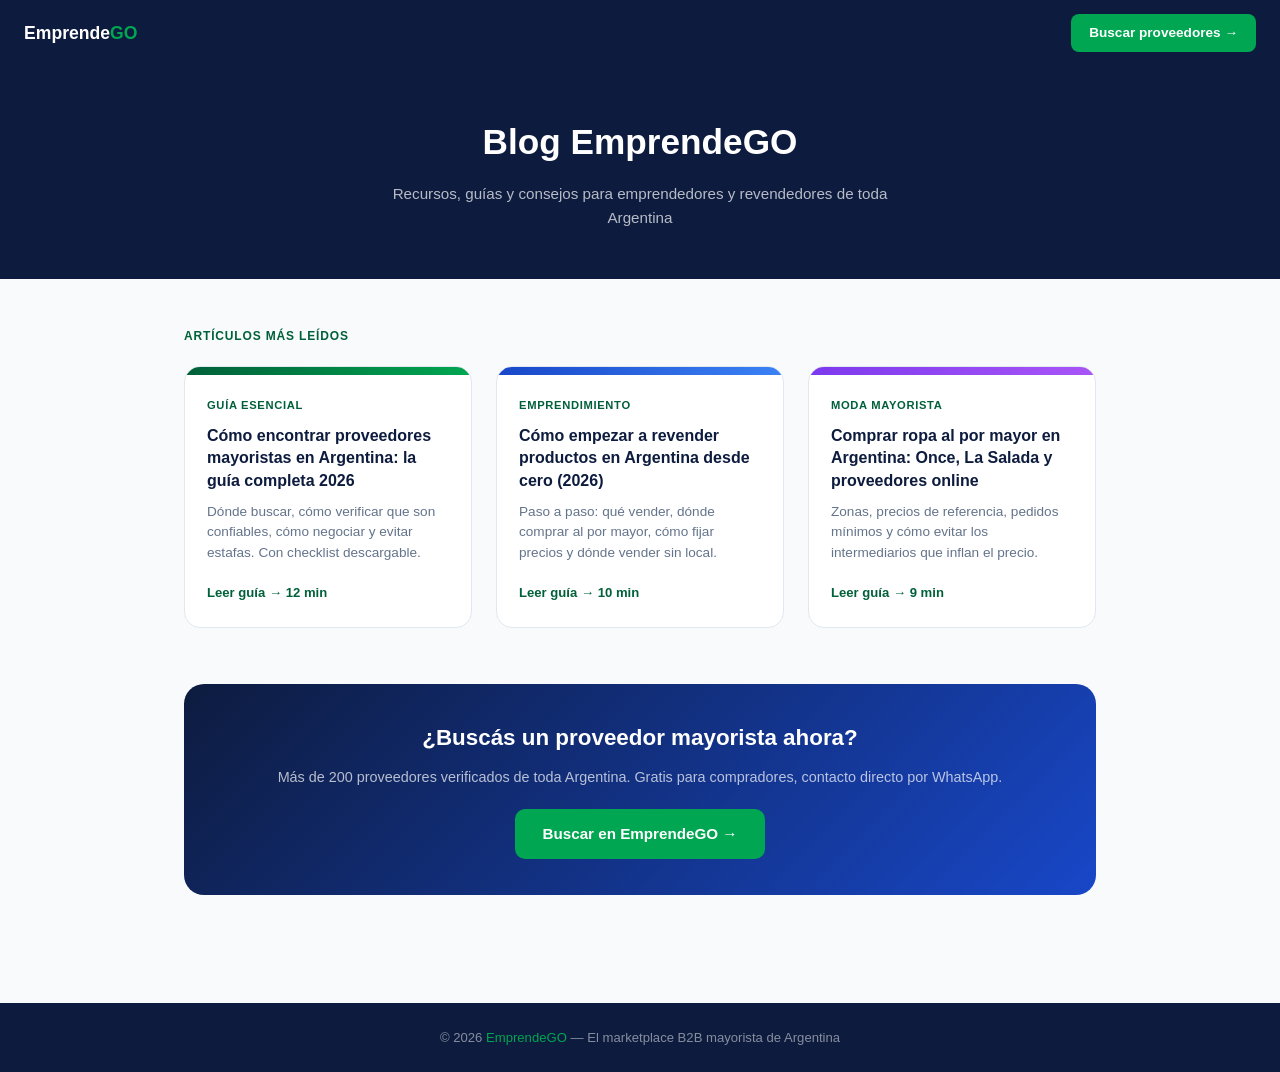
<file: blog/index.html>
<!DOCTYPE html>
<html lang="es">
<head>
<meta charset="UTF-8">
<meta name="viewport" content="width=device-width, initial-scale=1.0">
<title>Blog EmprendeGO — Recursos para emprendedores mayoristas de Argentina</title>
<meta name="description" content="Guías, consejos y recursos para emprendedores y revendedores argentinos. Cómo encontrar proveedores, negociar precios y crecer tu negocio.">
<meta name="robots" content="index, follow">
<link rel="canonical" href="https://emprendego.com.ar/blog/">
<meta property="og:type" content="website">
<meta property="og:title" content="Blog EmprendeGO — Recursos para emprendedores mayoristas">
<meta property="og:description" content="Guías, consejos y recursos para emprendedores y revendedores argentinos.">
<meta property="og:url" content="https://emprendego.com.ar/blog/">
<meta property="og:site_name" content="EmprendeGO">
<meta property="og:locale" content="es_AR">

<!-- TWITTER CARD -->
<meta name="twitter:card" content="summary_large_image">
<meta name="twitter:title" content="Blog EmprendeGO — Recursos para emprendedores mayoristas">
<meta name="twitter:description" content="Guías, consejos y recursos para emprendedores y revendedores argentinos. Cómo encontrar proveedores, negociar precios y crecer tu negocio.">
<meta name="twitter:image" content="https://images.unsplash.com/photo-1556742049-0cfed4f6a45d?w=1200&q=80">

<!-- JSON-LD: Blog -->
<script type="application/ld+json">
{
  "@context": "https://schema.org",
  "@type": "Blog",
  "@id": "https://emprendego.com.ar/blog/#blog",
  "name": "Blog EmprendeGO",
  "description": "Guías y recursos para emprendedores y revendedores de Argentina",
  "url": "https://emprendego.com.ar/blog/",
  "publisher": {
    "@type": "Organization",
    "name": "EmprendeGO",
    "url": "https://emprendego.com.ar",
    "logo": { "@type": "ImageObject", "url": "https://emprendego.com.ar/favicon.svg" }
  },
  "inLanguage": "es-AR"
}
</script>

<style>
  *, *::before, *::after { box-sizing: border-box; margin: 0; padding: 0; }
  :root { --green: #006039; --green-light: #00A651; --dark: #0D1B3E; --text: #1e293b; --muted: #64748b; --bg: #f8fafc; --white: #fff; --border: #e2e8f0; }
  body { font-family: Arial, sans-serif; color: var(--text); background: var(--bg); line-height: 1.6; }
  a { color: inherit; text-decoration: none; }
  .site-nav { background: var(--dark); padding: 14px 24px; display: flex; align-items: center; justify-content: space-between; }
  .site-nav .logo { font-family: 'Arial Black', sans-serif; font-weight: 900; color: white; font-size: 1.1rem; }
  .site-nav .logo span { color: var(--green-light); }
  .site-nav .cta-nav { background: var(--green-light); color: white; padding: 8px 18px; border-radius: 8px; font-size: .85rem; font-weight: 700; }
  .site-nav .cta-nav:hover { opacity: .9; }
  .hero { background: var(--dark); color: white; padding: 48px 24px; text-align: center; }
  .hero h1 { font-size: clamp(1.4rem, 3.5vw, 2.2rem); font-weight: 900; margin-bottom: 12px; }
  .hero p { color: rgba(255,255,255,.7); font-size: .95rem; max-width: 500px; margin: 0 auto; }
  .container { max-width: 960px; margin: 0 auto; padding: 48px 24px; }
  .section-label { font-size: .75rem; font-weight: 800; text-transform: uppercase; letter-spacing: .07em; color: var(--green); margin-bottom: 20px; }
  .posts-grid { display: grid; grid-template-columns: repeat(auto-fill, minmax(280px, 1fr)); gap: 24px; }
  .post-card { background: var(--white); border: 1.5px solid var(--border); border-radius: 16px; overflow: hidden; transition: box-shadow .2s; }
  .post-card:hover { box-shadow: 0 8px 32px rgba(0,0,0,.09); }
  .post-card .card-top { height: 8px; }
  .post-card .card-top.green { background: linear-gradient(90deg, var(--green), var(--green-light)); }
  .post-card .card-top.purple { background: linear-gradient(90deg, #7C3AED, #a855f7); }
  .post-card .card-top.blue { background: linear-gradient(90deg, #1847C8, #3b82f6); }
  .post-card .card-body { padding: 22px; }
  .post-card .tag { font-size: .7rem; font-weight: 800; color: var(--green); text-transform: uppercase; letter-spacing: .06em; margin-bottom: 10px; }
  .post-card h2 { font-size: 1rem; color: var(--dark); line-height: 1.4; margin-bottom: 10px; font-weight: 800; }
  .post-card p { font-size: .85rem; color: var(--muted); line-height: 1.5; margin-bottom: 16px; }
  .post-card .read-more { font-size: .82rem; font-weight: 700; color: var(--green); }
  .post-card .read-more:hover { text-decoration: underline; }
  .cta-banner { background: linear-gradient(135deg, var(--dark), #1847C8); border-radius: 20px; padding: 36px; text-align: center; color: white; margin-top: 56px; }
  .cta-banner h2 { font-size: 1.4rem; margin-bottom: 10px; }
  .cta-banner p { color: rgba(255,255,255,.7); font-size: .9rem; margin-bottom: 20px; }
  .cta-banner a { display: inline-block; background: var(--green-light); color: white; padding: 13px 28px; border-radius: 10px; font-weight: 800; font-size: .95rem; }
  .cta-banner a:hover { opacity: .9; }
  footer { background: var(--dark); color: rgba(255,255,255,.5); text-align: center; padding: 24px; font-size: .82rem; margin-top: 60px; }
  footer a { color: var(--green-light); text-decoration: none; }
</style>
</head>
<body>

<nav class="site-nav">
  <a href="https://emprendego.com.ar" class="logo">Emprende<span>GO</span></a>
  <a href="https://emprendego.com.ar" class="cta-nav">Buscar proveedores →</a>
</nav>

<div class="hero">
  <h1>Blog EmprendeGO</h1>
  <p>Recursos, guías y consejos para emprendedores y revendedores de toda Argentina</p>
</div>

<div class="container">
  <p class="section-label">Artículos más leídos</p>
  <div class="posts-grid">

    <a href="guia-completa-proveedores-mayoristas-argentina.html" class="post-card">
      <div class="card-top green"></div>
      <div class="card-body">
        <div class="tag">Guía esencial</div>
        <h2>Cómo encontrar proveedores mayoristas en Argentina: la guía completa 2026</h2>
        <p>Dónde buscar, cómo verificar que son confiables, cómo negociar y evitar estafas. Con checklist descargable.</p>
        <span class="read-more">Leer guía → 12 min</span>
      </div>
    </a>

    <a href="como-empezar-a-revender-productos-argentina.html" class="post-card">
      <div class="card-top blue"></div>
      <div class="card-body">
        <div class="tag">Emprendimiento</div>
        <h2>Cómo empezar a revender productos en Argentina desde cero (2026)</h2>
        <p>Paso a paso: qué vender, dónde comprar al por mayor, cómo fijar precios y dónde vender sin local.</p>
        <span class="read-more">Leer guía → 10 min</span>
      </div>
    </a>

    <a href="comprar-ropa-al-por-mayor-argentina.html" class="post-card">
      <div class="card-top purple"></div>
      <div class="card-body">
        <div class="tag">Moda mayorista</div>
        <h2>Comprar ropa al por mayor en Argentina: Once, La Salada y proveedores online</h2>
        <p>Zonas, precios de referencia, pedidos mínimos y cómo evitar los intermediarios que inflan el precio.</p>
        <span class="read-more">Leer guía → 9 min</span>
      </div>
    </a>

  </div>

  <div class="cta-banner">
    <h2>¿Buscás un proveedor mayorista ahora?</h2>
    <p>Más de 200 proveedores verificados de toda Argentina. Gratis para compradores, contacto directo por WhatsApp.</p>
    <a href="https://emprendego.com.ar">Buscar en EmprendeGO →</a>
  </div>
</div>

<footer>
  <p>© 2026 <a href="https://emprendego.com.ar">EmprendeGO</a> — El marketplace B2B mayorista de Argentina</p>
</footer>
</body>
</html>
</file>
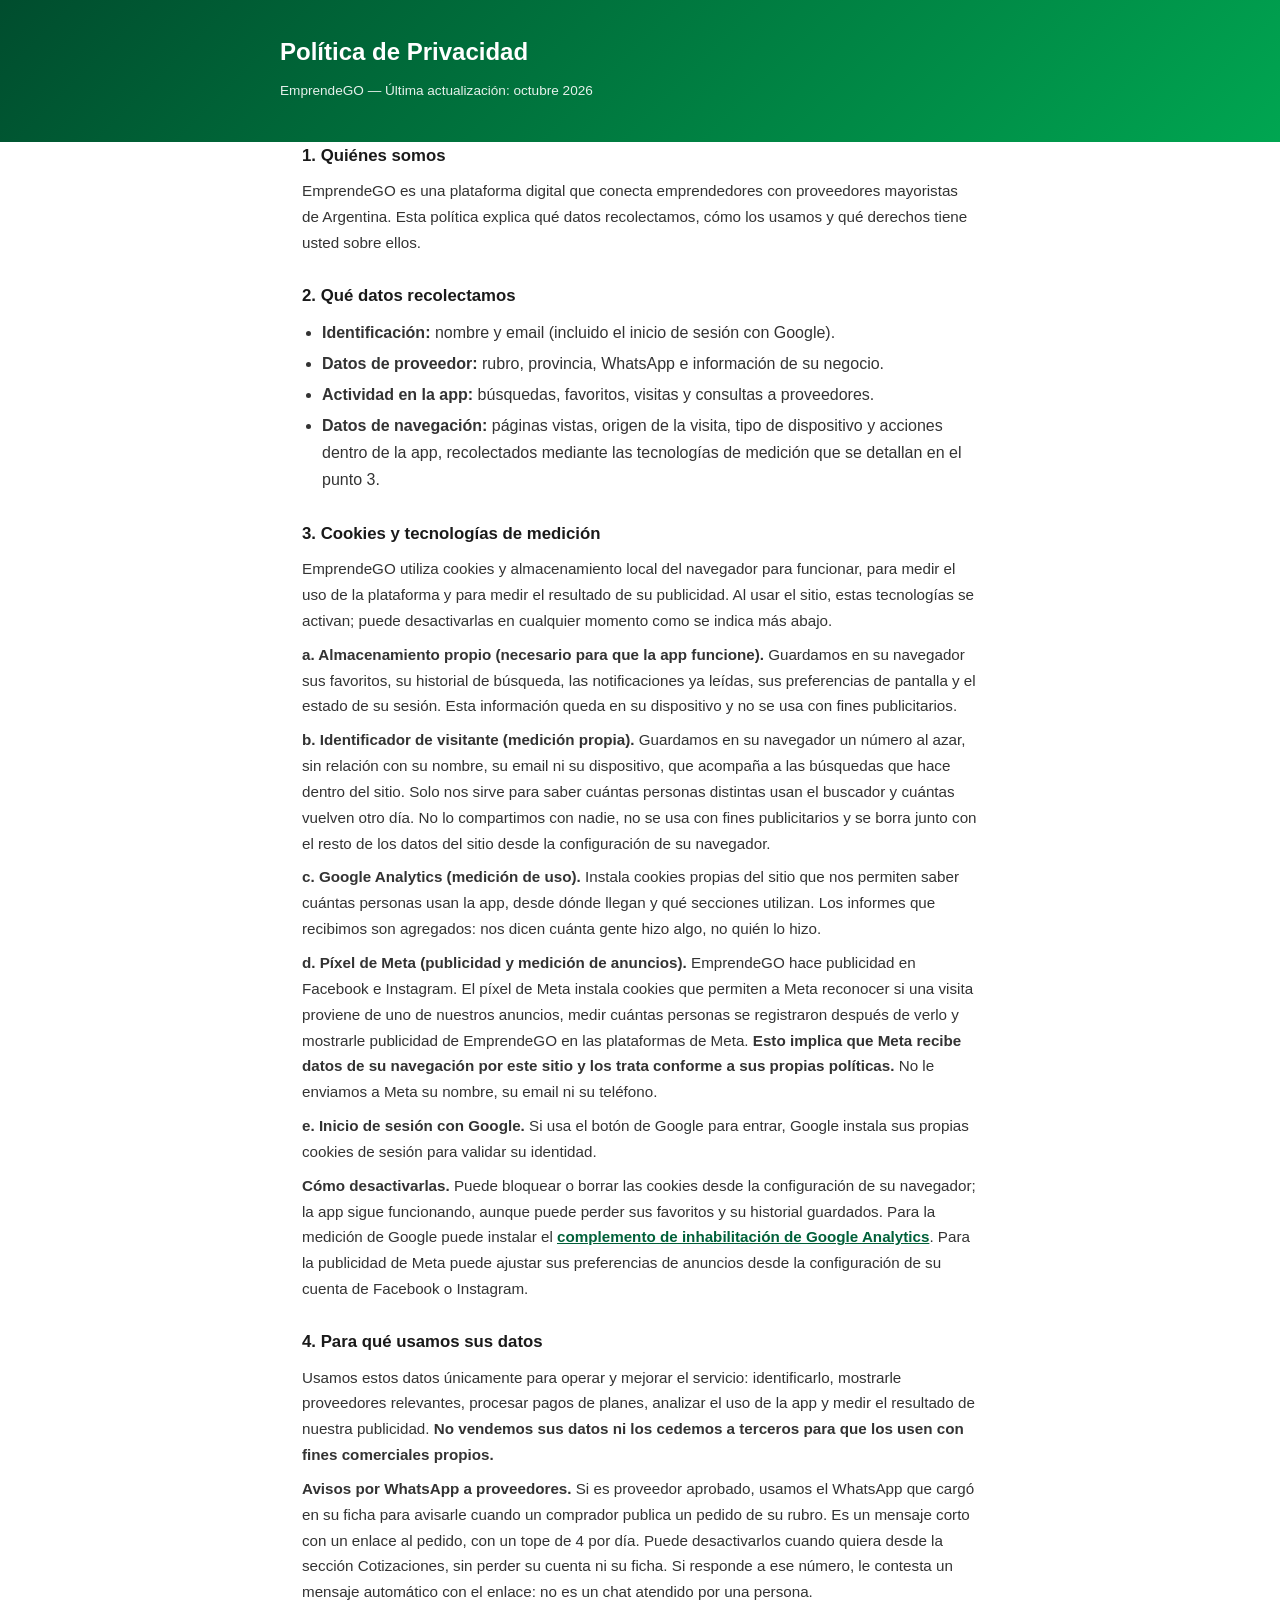
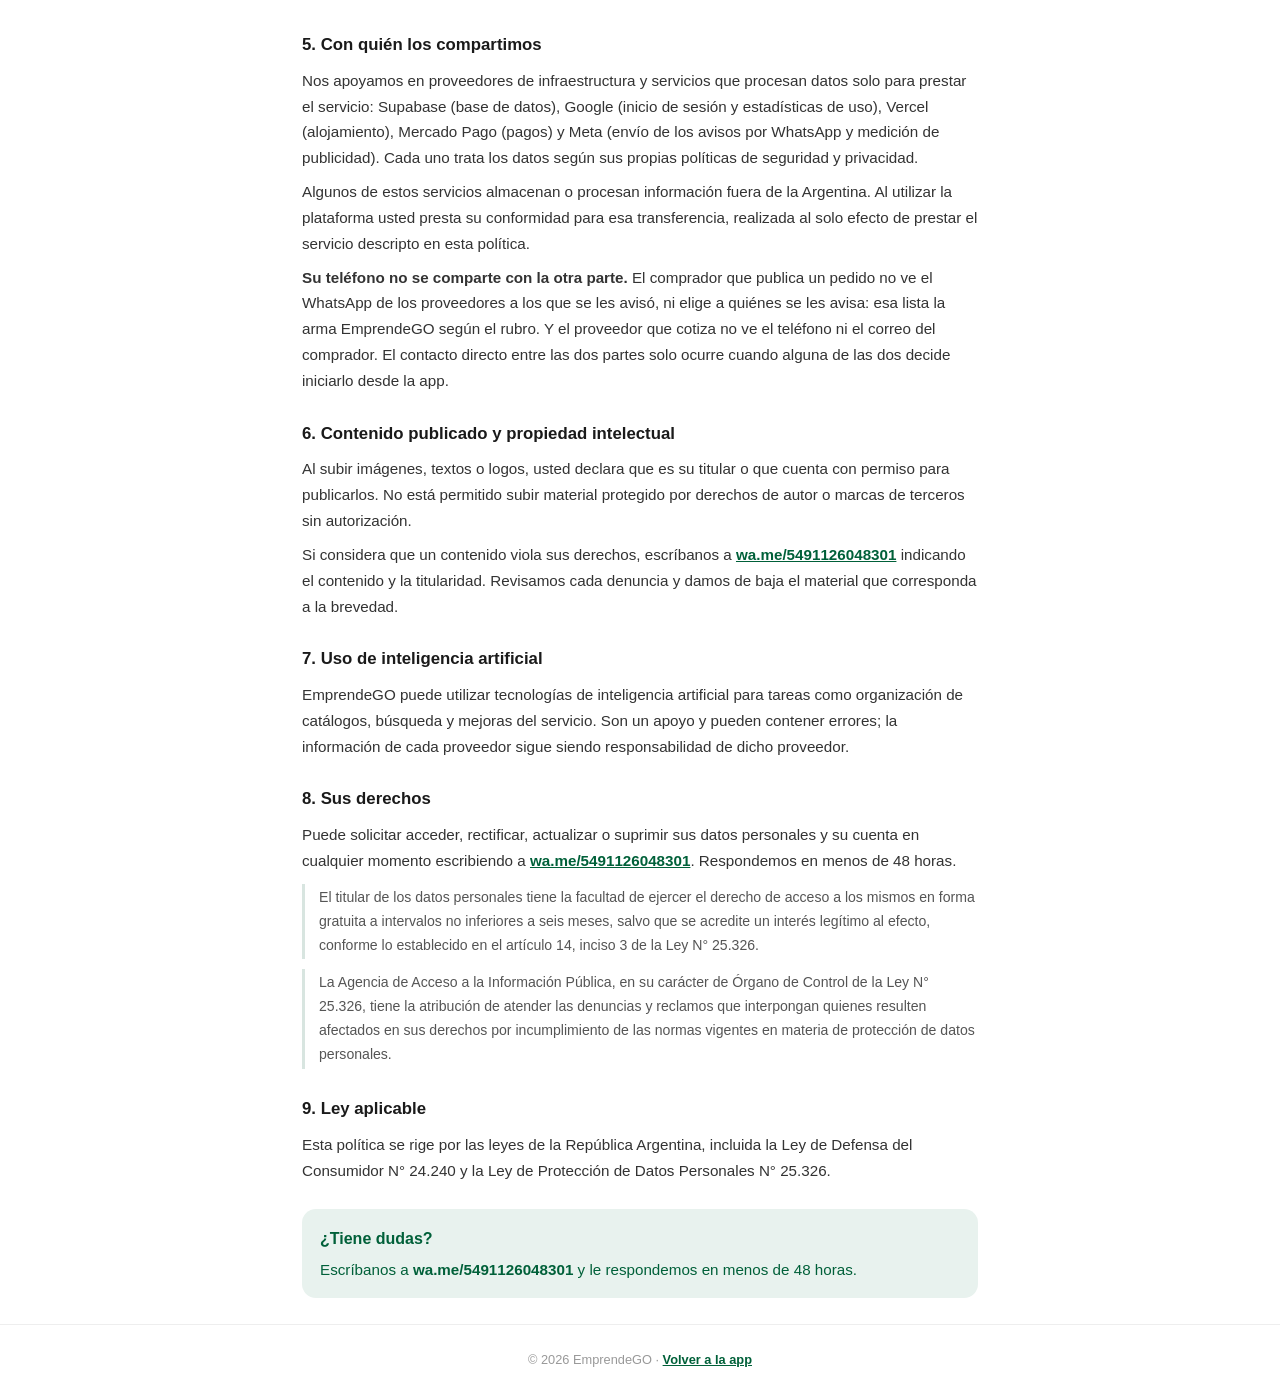
<file: privacidad.html>
<!DOCTYPE html>
<html lang="es-AR">
<head>
  <meta charset="UTF-8">
  <meta name="viewport" content="width=device-width, initial-scale=1">
  <title>Política de Privacidad — EmprendeGO</title>
  <meta name="description" content="Política de Privacidad de EmprendeGO: qué datos recolectamos, cómo los usamos y sus derechos.">
  <link rel="icon" href="/favicon.svg" type="image/svg+xml">
  <style>
    :root { --verde:#006039; --verde2:#00A651; }
    * { box-sizing:border-box; margin:0; padding:0; }
    body { font-family:-apple-system,BlinkMacSystemFont,'Segoe UI',Roboto,sans-serif; color:#333; line-height:1.7; background:#fff; }
    header { background:linear-gradient(135deg,#004D2E,#00A651); color:#fff; padding:32px 22px; }
    .wrap { max-width:720px; margin:0 auto; padding:0 22px; }
    header .wrap { padding:0; }
    h1 { font-size:1.5rem; font-weight:800; }
    header p { opacity:.9; font-size:.85rem; margin-top:6px; }
    main { padding:32px 0 64px; }
    section { margin-bottom:26px; }
    h2 { font-size:1.05rem; font-weight:800; color:#1A1A1A; margin-bottom:8px; }
    p { margin-bottom:8px; font-size:.95rem; }
    ul { padding-left:20px; margin:8px 0; }
    li { margin-bottom:4px; }
    a { color:var(--verde); font-weight:600; }
    .box { background:#E8F2EE; border-radius:14px; padding:16px 18px; color:var(--verde); }
    .box strong { color:var(--verde); }
    /* Leyendas textuales de la Ley 25.326 y del Decreto 1558/2001. Van
       diferenciadas del resto porque son texto normativo que se transcribe,
       no redacción propia: si se reescriben "para que suenen mejor" dejan
       de cumplir la función. */
    .legal { border-left:3px solid #D8E5E0; padding:2px 0 2px 14px; margin:10px 0; font-size:.88rem; color:#555; }
    footer { text-align:center; padding:24px; font-size:.8rem; color:#999; border-top:1px solid #eee; }
  </style>
</head>
<body>
  <header>
    <div class="wrap">
      <h1>Política de Privacidad</h1>
      <p>EmprendeGO — Última actualización: octubre 2026</p>
    </div>
  </header>

  <main class="wrap">
    <section>
      <h2>1. Quiénes somos</h2>
      <p>EmprendeGO es una plataforma digital que conecta emprendedores con proveedores mayoristas de Argentina. Esta política explica qué datos recolectamos, cómo los usamos y qué derechos tiene usted sobre ellos.</p>
    </section>

    <section>
      <h2>2. Qué datos recolectamos</h2>
      <ul>
        <li><strong>Identificación:</strong> nombre y email (incluido el inicio de sesión con Google).</li>
        <li><strong>Datos de proveedor:</strong> rubro, provincia, WhatsApp e información de su negocio.</li>
        <li><strong>Actividad en la app:</strong> búsquedas, favoritos, visitas y consultas a proveedores.</li>
        <li><strong>Datos de navegación:</strong> páginas vistas, origen de la visita, tipo de dispositivo y acciones dentro de la app, recolectados mediante las tecnologías de medición que se detallan en el punto 3.</li>
      </ul>
    </section>

    <section>
      <h2>3. Cookies y tecnologías de medición</h2>
      <p>EmprendeGO utiliza cookies y almacenamiento local del navegador para funcionar, para medir el uso de la plataforma y para medir el resultado de su publicidad. Al usar el sitio, estas tecnologías se activan; puede desactivarlas en cualquier momento como se indica más abajo.</p>

      <p><strong>a. Almacenamiento propio (necesario para que la app funcione).</strong> Guardamos en su navegador sus favoritos, su historial de búsqueda, las notificaciones ya leídas, sus preferencias de pantalla y el estado de su sesión. Esta información queda en su dispositivo y no se usa con fines publicitarios.</p>

      <p><strong>b. Identificador de visitante (medición propia).</strong> Guardamos en su navegador un número al azar, sin relación con su nombre, su email ni su dispositivo, que acompaña a las búsquedas que hace dentro del sitio. Solo nos sirve para saber cuántas personas distintas usan el buscador y cuántas vuelven otro día. No lo compartimos con nadie, no se usa con fines publicitarios y se borra junto con el resto de los datos del sitio desde la configuración de su navegador.</p>

      <p><strong>c. Google Analytics (medición de uso).</strong> Instala cookies propias del sitio que nos permiten saber cuántas personas usan la app, desde dónde llegan y qué secciones utilizan. Los informes que recibimos son agregados: nos dicen cuánta gente hizo algo, no quién lo hizo.</p>

      <p><strong>d. Píxel de Meta (publicidad y medición de anuncios).</strong> EmprendeGO hace publicidad en Facebook e Instagram. El píxel de Meta instala cookies que permiten a Meta reconocer si una visita proviene de uno de nuestros anuncios, medir cuántas personas se registraron después de verlo y mostrarle publicidad de EmprendeGO en las plataformas de Meta. <strong>Esto implica que Meta recibe datos de su navegación por este sitio y los trata conforme a sus propias políticas.</strong> No le enviamos a Meta su nombre, su email ni su teléfono.</p>

      <p><strong>e. Inicio de sesión con Google.</strong> Si usa el botón de Google para entrar, Google instala sus propias cookies de sesión para validar su identidad.</p>

      <p><strong>Cómo desactivarlas.</strong> Puede bloquear o borrar las cookies desde la configuración de su navegador; la app sigue funcionando, aunque puede perder sus favoritos y su historial guardados. Para la medición de Google puede instalar el <a href="https://tools.google.com/dlpage/gaoptout" target="_blank" rel="noopener">complemento de inhabilitación de Google Analytics</a>. Para la publicidad de Meta puede ajustar sus preferencias de anuncios desde la configuración de su cuenta de Facebook o Instagram.</p>
    </section>

    <section>
      <h2>4. Para qué usamos sus datos</h2>
      <p>Usamos estos datos únicamente para operar y mejorar el servicio: identificarlo, mostrarle proveedores relevantes, procesar pagos de planes, analizar el uso de la app y medir el resultado de nuestra publicidad. <strong>No vendemos sus datos ni los cedemos a terceros para que los usen con fines comerciales propios.</strong></p>
      <p><strong>Avisos por WhatsApp a proveedores.</strong> Si es proveedor aprobado, usamos el WhatsApp que cargó en su ficha para avisarle cuando un comprador publica un pedido de su rubro. Es un mensaje corto con un enlace al pedido, con un tope de 4 por día. Puede desactivarlos cuando quiera desde la sección Cotizaciones, sin perder su cuenta ni su ficha. Si responde a ese número, le contesta un mensaje automático con el enlace: no es un chat atendido por una persona.</p>
    </section>

    <section>
      <h2>5. Con quién los compartimos</h2>
      <p>Nos apoyamos en proveedores de infraestructura y servicios que procesan datos solo para prestar el servicio: Supabase (base de datos), Google (inicio de sesión y estadísticas de uso), Vercel (alojamiento), Mercado Pago (pagos) y Meta (envío de los avisos por WhatsApp y medición de publicidad). Cada uno trata los datos según sus propias políticas de seguridad y privacidad.</p>
      <p>Algunos de estos servicios almacenan o procesan información fuera de la Argentina. Al utilizar la plataforma usted presta su conformidad para esa transferencia, realizada al solo efecto de prestar el servicio descripto en esta política.</p>
      <p><strong>Su teléfono no se comparte con la otra parte.</strong> El comprador que publica un pedido no ve el WhatsApp de los proveedores a los que se les avisó, ni elige a quiénes se les avisa: esa lista la arma EmprendeGO según el rubro. Y el proveedor que cotiza no ve el teléfono ni el correo del comprador. El contacto directo entre las dos partes solo ocurre cuando alguna de las dos decide iniciarlo desde la app.</p>
    </section>

    <section>
      <h2>6. Contenido publicado y propiedad intelectual</h2>
      <p>Al subir imágenes, textos o logos, usted declara que es su titular o que cuenta con permiso para publicarlos. No está permitido subir material protegido por derechos de autor o marcas de terceros sin autorización.</p>
      <p>Si considera que un contenido viola sus derechos, escríbanos a <a href="https://wa.me/5491126048301">wa.me/5491126048301</a> indicando el contenido y la titularidad. Revisamos cada denuncia y damos de baja el material que corresponda a la brevedad.</p>
    </section>

    <section>
      <h2>7. Uso de inteligencia artificial</h2>
      <p>EmprendeGO puede utilizar tecnologías de inteligencia artificial para tareas como organización de catálogos, búsqueda y mejoras del servicio. Son un apoyo y pueden contener errores; la información de cada proveedor sigue siendo responsabilidad de dicho proveedor.</p>
    </section>

    <section>
      <h2>8. Sus derechos</h2>
      <p>Puede solicitar acceder, rectificar, actualizar o suprimir sus datos personales y su cuenta en cualquier momento escribiendo a <a href="https://wa.me/5491126048301">wa.me/5491126048301</a>. Respondemos en menos de 48 horas.</p>
      <p class="legal">El titular de los datos personales tiene la facultad de ejercer el derecho de acceso a los mismos en forma gratuita a intervalos no inferiores a seis meses, salvo que se acredite un interés legítimo al efecto, conforme lo establecido en el artículo 14, inciso 3 de la Ley N° 25.326.</p>
      <p class="legal">La Agencia de Acceso a la Información Pública, en su carácter de Órgano de Control de la Ley N° 25.326, tiene la atribución de atender las denuncias y reclamos que interpongan quienes resulten afectados en sus derechos por incumplimiento de las normas vigentes en materia de protección de datos personales.</p>
    </section>

    <section>
      <h2>9. Ley aplicable</h2>
      <p>Esta política se rige por las leyes de la República Argentina, incluida la Ley de Defensa del Consumidor N° 24.240 y la Ley de Protección de Datos Personales N° 25.326.</p>
    </section>

    <section>
      <div class="box">
        <strong>¿Tiene dudas?</strong>
        <p style="margin:4px 0 0">Escríbanos a <strong>wa.me/5491126048301</strong> y le respondemos en menos de 48 horas.</p>
      </div>
    </section>
  </main>

  <footer>
    © 2026 EmprendeGO · <a href="/">Volver a la app</a>
  </footer>
</body>
</html>
</file>
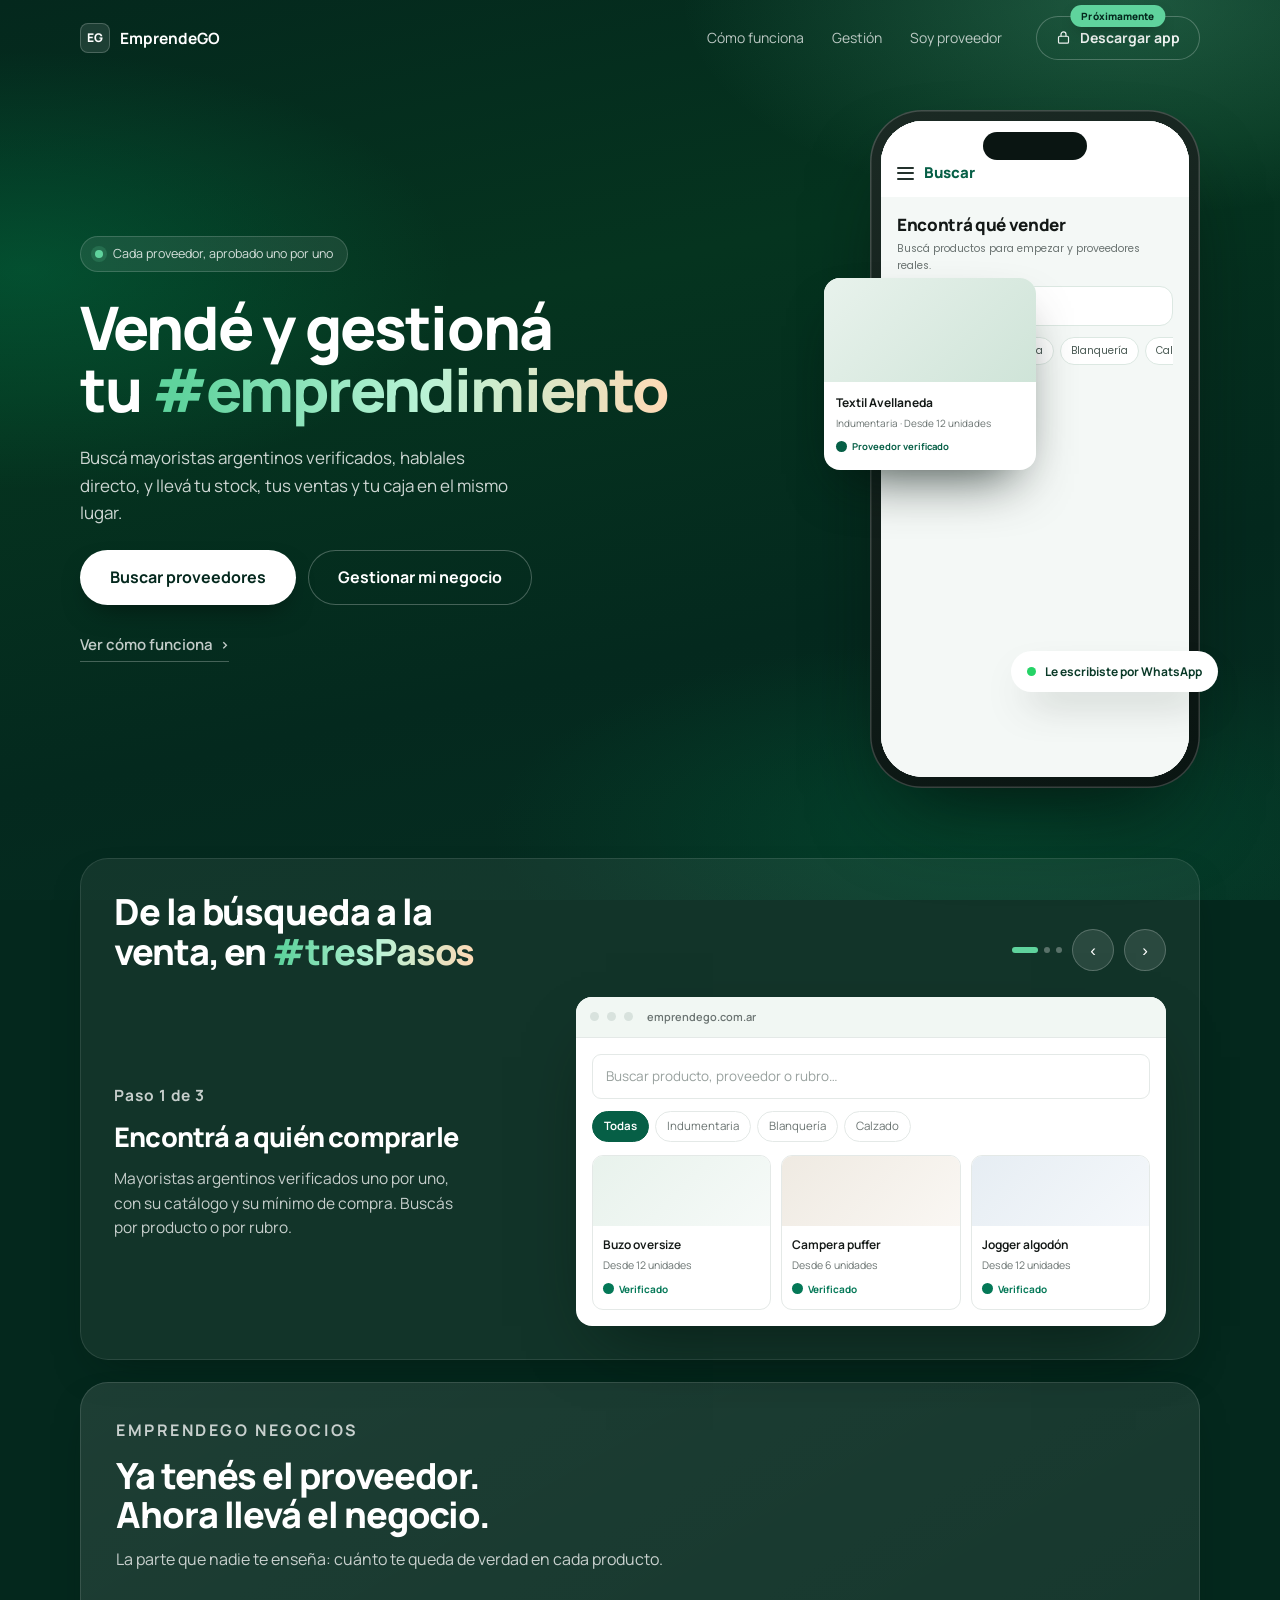
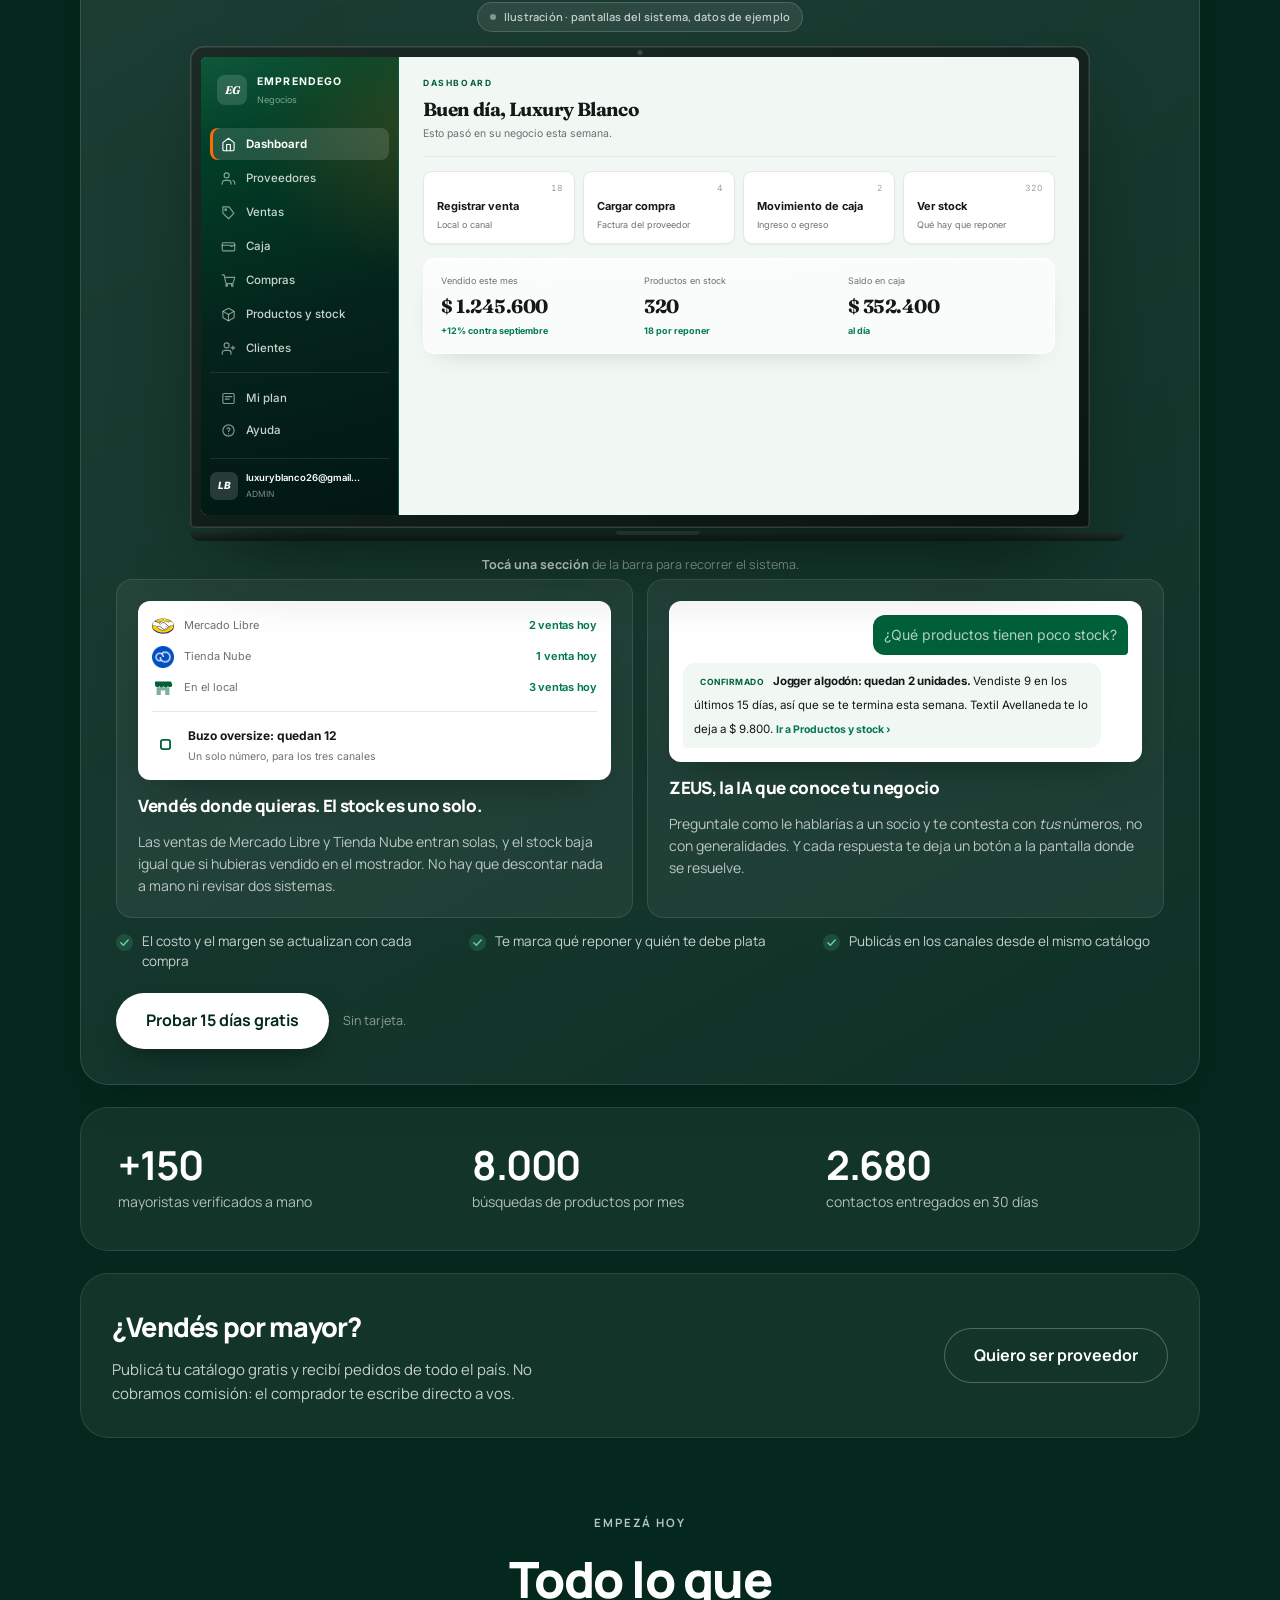
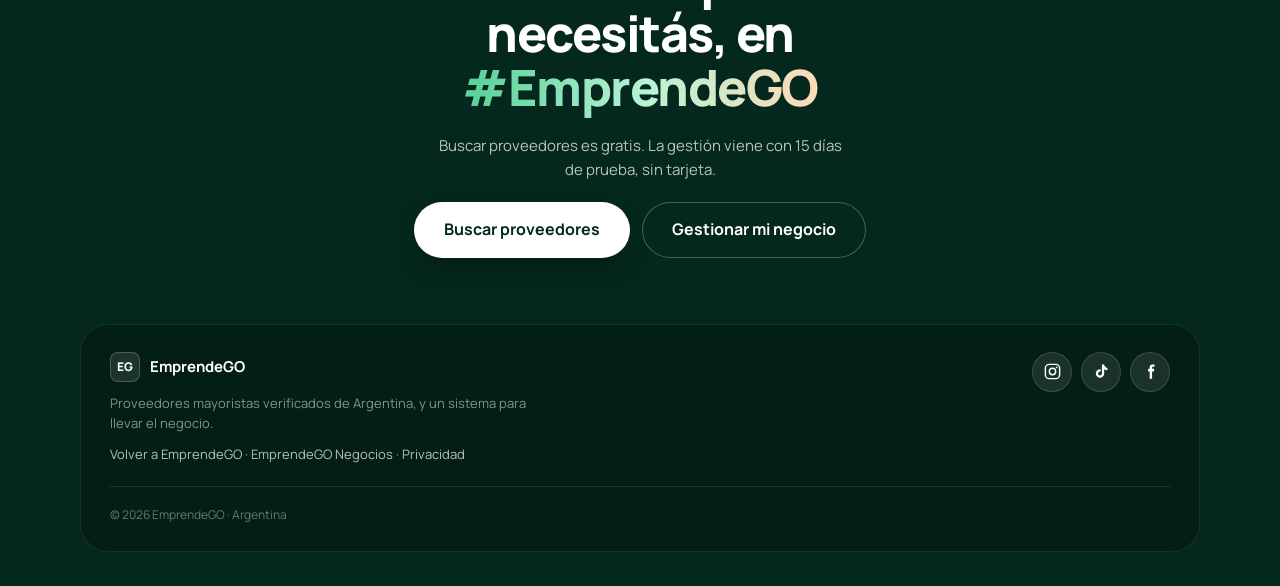
<file: que-es.html>
<!DOCTYPE html>
<html lang="es">
<head>
<meta charset="utf-8">
<meta name="viewport" content="width=device-width, initial-scale=1">
<title>EmprendeGO — Vendé y gestioná tu emprendimiento</title>
<link rel="icon" href="/favicon.svg" type="image/svg+xml">
<link rel="canonical" href="https://emprendego.com.ar/que-es">
<meta name="description" content="Conseguí proveedores mayoristas argentinos verificados y llevá tu stock, tus ventas y tu caja en el mismo lugar.">
<meta name="theme-color" content="#04281d">
<!-- ⚠️ LA VISTA PREVIA IMPORTA MAS QUE LA PAGINA. Este link se manda por
     WhatsApp: si no tiene og:title, og:description y og:image, llega como una
     URL pelada y casi nadie la abre. -->
<meta property="og:type" content="website">
<meta property="og:site_name" content="EmprendeGO">
<meta property="og:title" content="EmprendeGO — Vendé y gestioná tu emprendimiento">
<meta property="og:description" content="Proveedores mayoristas verificados de Argentina, y un sistema para llevar tu stock, tus ventas y tu caja.">
<meta property="og:image" content="https://images.unsplash.com/photo-1556742049-0cfed4f6a45d?w=1200&q=80">
<meta property="og:url" content="https://emprendego.com.ar/que-es">
<meta name="twitter:card" content="summary_large_image">
<meta name="twitter:title" content="EmprendeGO — Vendé y gestioná tu emprendimiento">
<meta name="twitter:description" content="Proveedores mayoristas verificados, y un sistema para llevar el negocio.">
<meta name="twitter:image" content="https://images.unsplash.com/photo-1556742049-0cfed4f6a45d?w=1200&q=80">
<link rel="preconnect" href="https://fonts.googleapis.com">
<link rel="preconnect" href="https://fonts.gstatic.com" crossorigin>
<link rel="stylesheet" href="https://fonts.googleapis.com/css2?family=Manrope:wght@400;500;600;700;800&family=Poppins:wght@400;500;600&family=Fraunces:opsz,wght@9..144,600;9..144,700&family=Inter:wght@400;500;600;700&display=swap">
<style>
/* PORTADA DE EMPRENDEGO.
   - Fondo y aire: el mismo sistema que la portada de EmprendeGO Negocios.
   - Tipografia: Manrope + Poppins (la misma pareja que usa Binculo).
   - El telefono: tamano y forma de iPhone con muesca, como el de Binculo.
   - Lo que se ve ADENTRO del telefono es la pantalla real de la aplicacion,
     con sus colores, sus textos y sus botones. No es una maqueta inventada:
     si la aplicacion cambia, esto se actualiza. */
:root{
  --max:1120px;
  --brand:#006039; --brand-mid:#047857; --menta:#5fd39d; --accent:#FF6B00;
  /* Los de la aplicacion real */
  --app-verde:#0a5c3c; --app-verde-2:#074a30; --app-verde-3:#053521;
  --app-dorado:#f6b877; --app-chip:#b9d4c6; --app-oscuro:#065F46;
  --ink:#141917; --muted:#6B7472; --faint:#98A19E;
  --line:#E4E9E7; --line-soft:#EFF3F1; --surface:#FFFFFF; --canvas:#F1F7F3;
  --sombra:0 30px 70px -30px rgba(2,18,12,.7);
  --sombra-sm:0 18px 44px -22px rgba(2,18,12,.55);
  --r:28px; --r-card:16px;
  --display:"Manrope",system-ui,sans-serif;
  --texto:"Manrope","Poppins",system-ui,-apple-system,"Segoe UI",Arial,sans-serif;
    --app-texto:"Poppins","Manrope",system-ui,sans-serif;
  /* Las de EmprendeGO Negocios, para la notebook */
  --app2-display:"Fraunces",Georgia,serif;
  --app2-texto:"Inter",system-ui,sans-serif;
  --green-800:#005c37;
}
*{box-sizing:border-box}
html{background:#04281d;scroll-behavior:smooth}
body{
  margin:0;color:#fff;font-family:var(--texto);font-size:15px;line-height:1.6;
  overflow-x:hidden;
  background:
    radial-gradient(58% 40% at 88% 0%,rgba(104,206,158,.26) 0%,rgba(104,206,158,0) 60%),
    radial-gradient(52% 38% at 2% 30%,rgba(0,140,82,.34) 0%,rgba(0,140,82,0) 64%),
    radial-gradient(64% 34% at 78% 92%,rgba(0,120,70,.3) 0%,rgba(0,120,70,0) 62%),
    linear-gradient(168deg,#04281d 0%,#05341f 34%,#04291e 68%,#062e22 100%);
  background-attachment:fixed;
}
h1,h2,h3{font-family:var(--display);margin:0;font-weight:800;letter-spacing:-.03em;text-wrap:balance}
p{margin:0}
.envoltura{width:min(var(--max),100% - 32px);margin:0 auto}
.rotulo{font-size:11.5px;font-weight:700;letter-spacing:.16em;color:rgba(255,255,255,.55);text-transform:uppercase}
.tag{font-family:var(--display);font-weight:800;
  background:linear-gradient(94deg,var(--menta) 6%,#b8f3d6 52%,#ffd9b5 100%);
  -webkit-background-clip:text;background-clip:text;color:transparent}

/* La app todavia no existe y el boton lo dice: la chapita "Proximamente"
   convierte una promesa en un anuncio. Va como <span> y no como <a> porque no
   lleva a ningun lado; un enlace que no enlaza es peor que un cartel. */
.nav-app{position:relative;flex:none}
.nav-pronto{position:absolute;z-index:2;left:50%;top:-11px;transform:translateX(-50%);
  border-radius:999px;padding:3px 11px;background:var(--menta);color:#04281d;
  font-size:10px;font-weight:800;letter-spacing:.01em;white-space:nowrap;
  box-shadow:0 6px 16px -8px rgba(2,18,12,.9)}
.app-btn{cursor:default;opacity:.92}
.app-btn svg{width:15px;height:15px;flex:none}
/* Barra */
.nav{display:flex;align-items:center;justify-content:space-between;gap:16px;min-height:66px;padding-top:10px}
.marca{display:flex;align-items:center;gap:10px;font-weight:700;font-size:15.5px;font-family:var(--display)}
.logo{width:30px;height:30px;border-radius:8px;display:grid;place-items:center;flex:none;
  background:rgba(255,255,255,.1);border:1px solid rgba(255,255,255,.2);
  font-family:var(--display);font-weight:800;font-size:12px}
.nav-links{display:flex;gap:4px;margin-left:auto;margin-right:6px}
.nav-links a{color:rgba(255,255,255,.72);text-decoration:none;font-size:14px;padding:8px 12px;border-radius:999px}
.nav-links a:hover{color:#fff;background:rgba(255,255,255,.08)}
.cta{display:inline-flex;align-items:center;justify-content:center;gap:9px;border:0;border-radius:999px;
  padding:11px 20px;font-family:var(--texto);font-size:14px;font-weight:700;text-decoration:none;cursor:pointer;
  transition:background .16s,transform .16s}
.cta--claro{background:#fff;color:#04281d;box-shadow:0 12px 28px -12px rgba(0,0,0,.55)}
.cta--claro:hover{background:#eaf4ef}
.cta--borde{background:transparent;color:#fff;box-shadow:inset 0 0 0 1px rgba(255,255,255,.26)}
.cta--borde:hover{background:rgba(255,255,255,.08)}
.cta--grande{padding:15px 30px;font-size:16px}
.cta:active{transform:translateY(1px)}

/* Encabezado */
.hero{display:grid;grid-template-columns:minmax(0,1fr) auto;gap:46px;align-items:center;padding:44px 0 70px}
.hero-texto{display:grid;gap:24px}
.hero h1{font-size:clamp(38px,5.4vw,60px);line-height:1.04}
.hero .bajada{font-size:17px;color:rgba(255,255,255,.8);max-width:44ch}
.hero-acc{display:flex;flex-wrap:wrap;gap:12px;align-items:center}
.enlace-secundario{display:inline-flex;align-items:center;gap:7px;width:fit-content;
  color:rgba(255,255,255,.76);text-decoration:none;font-size:15px;font-weight:600;
  padding:4px 0;border-bottom:1px solid rgba(255,255,255,.26)}
.enlace-secundario:hover{color:#fff;border-bottom-color:#fff}
.pastilla{display:inline-flex;align-items:center;gap:10px;border-radius:999px;padding:8px 15px;
  background:rgba(255,255,255,.08);box-shadow:inset 0 0 0 1px rgba(255,255,255,.16);
  font-size:12.5px;color:rgba(255,255,255,.82);width:fit-content}
.punto{width:8px;height:8px;border-radius:50%;background:var(--menta);flex:none;box-shadow:0 0 0 4px rgba(95,211,157,.18)}

/* ---- EL TELEFONO ---- */
.tel-zona{position:relative;justify-self:center;padding-left:46px}
.tel{position:relative;width:330px;height:678px;border-radius:52px;padding:11px;
  background:linear-gradient(160deg,#1b2a24,#0a1512);
  box-shadow:inset 0 0 0 1.5px rgba(255,255,255,.18),0 44px 90px -34px rgba(2,18,12,.85)}
.tel::after{content:"";position:absolute;left:50%;top:22px;transform:translateX(-50%);
  width:104px;height:28px;border-radius:99px;background:#0a1512;z-index:3}
.tel-pantalla{position:relative;height:100%;border-radius:42px;overflow:hidden;
  background:#F4F8F6;color:var(--ink);font-family:var(--app-texto);font-size:13px}
.app{position:absolute;inset:0;display:flex;flex-direction:column}

/* Barra superior real de la app */
.app-top{display:flex;align-items:center;gap:10px;padding:40px 16px 12px;background:#fff;flex:none}
.app-top .ham{display:grid;gap:3.5px;flex:none}
.app-top .ham i{display:block;width:17px;height:2px;border-radius:2px;background:#23312c}
.app-top b{font-family:var(--display);font-size:15px;font-weight:800;color:var(--app-oscuro);letter-spacing:-.02em}
.app-top .der{margin-left:auto;display:flex;align-items:center;gap:8px}
.app-ingresar{border:1px solid #d8e5de;border-radius:999px;padding:5px 11px;font-size:10.5px;font-weight:600;color:#23312c}

/* Pantalla 1: el inicio real */
.app-hero{position:relative;padding:20px 18px 18px;border-radius:0 0 26px 26px;color:#fff;
  background:radial-gradient(120% 78% at 84% 4%,rgba(224,123,46,.2),transparent 46%),
    linear-gradient(168deg,var(--app-verde) 0%,var(--app-verde-2) 58%,var(--app-verde-3) 100%)}
.app-prueba{display:flex;align-items:center;gap:9px;margin-bottom:18px}
.app-caras{display:flex;flex:none}
.app-caras i{width:24px;height:24px;border-radius:50%;border:2px solid var(--app-verde);display:block}
.app-caras i:nth-child(1){background:linear-gradient(140deg,#cdd6ce,#8fa89a);margin-right:-8px}
.app-caras i:nth-child(2){background:linear-gradient(140deg,#d8cbb8,#b09a7d);margin-right:-8px}
.app-caras i:nth-child(3){background:linear-gradient(140deg,#b7c6d1,#8098a8)}
.app-prueba span{font-size:10px;font-weight:600;color:rgba(255,255,255,.85);line-height:1.3}
.app-titulo{font-family:var(--display);font-size:30px;font-weight:800;line-height:1.02;
  letter-spacing:-.035em;margin-bottom:18px}
.app-titulo em{font-style:normal;color:var(--app-dorado)}
.app-cta{display:flex;align-items:center;gap:10px;width:100%;background:#fff;border-radius:13px;
  padding:11px 12px;text-align:left;color:var(--ink);margin-bottom:9px}
.app-cta>i{width:30px;height:30px;border-radius:9px;flex:none;background:#E9F4EE;
  display:grid;place-items:center}
.app-cta>i::before{content:"";width:13px;height:15px;border-radius:2px;
  box-shadow:inset 0 0 0 1.6px var(--app-oscuro)}
.app-cta b{display:block;font-size:12px;font-weight:700}
.app-cta small{display:block;font-size:9.5px;color:var(--muted);margin-top:2px;line-height:1.3}
.app-cta .chev{margin-left:auto;color:var(--muted);font-size:14px;flex:none}
.app-publicar{display:block;width:100%;text-align:center;border:1px solid rgba(255,255,255,.28);
  background:rgba(255,255,255,.06);border-radius:11px;padding:10px;color:#fff;
  font-size:10.5px;font-weight:700}
.app-testimonio{display:flex;align-items:center;gap:10px;margin:16px 16px 0;padding:11px 12px;
  border-radius:13px;background:rgba(255,255,255,.1);border:1px solid rgba(255,255,255,.16)}
.app-testimonio i{width:32px;height:32px;border-radius:10px;flex:none;display:grid;place-items:center;
  background:linear-gradient(140deg,#cdd6ce,#93a89a);color:#0a3a28;font-weight:800;font-size:10px;
  font-family:var(--display)}
.app-testimonio b{display:block;font-size:10.5px;color:#fff}
.app-testimonio small{display:block;font-size:9.5px;color:rgba(255,255,255,.72);margin-top:2px}

/* Pantalla 2: buscar */
.app-buscar{padding:14px 16px 0;background:#F4F8F6;height:100%}
.app-buscar h3{font-family:var(--display);font-size:17px;font-weight:800;letter-spacing:-.02em}
.app-buscar>p{color:var(--muted);font-size:10.5px;margin-top:3px}
.app-caja{display:flex;align-items:center;gap:8px;background:#fff;border:1px solid #DCE8E2;
  border-radius:13px;padding:10px 12px;margin-top:11px;font-size:11.5px}
.lupa{width:12px;height:12px;border-radius:50%;flex:none;box-shadow:inset 0 0 0 1.5px #999}
.tecleo{display:inline-block;overflow:hidden;white-space:nowrap;vertical-align:bottom;
  border-right:1.5px solid var(--app-oscuro);width:0;
  animation:teclear 15s steps(16,end) infinite,cursor .8s step-end infinite}
@keyframes teclear{0%,50%{width:0}60%{width:11.2ch}92%{width:11.2ch}96%,100%{width:0}}
@keyframes cursor{50%{border-color:transparent}}
.app-chips{display:flex;gap:6px;margin-top:11px;overflow:hidden}
.app-chip{border:1px solid #DCE8E2;border-radius:999px;padding:5px 10px;font-size:10px;
  color:#4a5a54;background:#fff;white-space:nowrap;flex:none}
.app-chip.on{background:var(--app-oscuro);border-color:var(--app-oscuro);color:#fff;font-weight:600}
.app-grilla{display:grid;grid-template-columns:1fr 1fr;gap:9px;margin-top:12px}
.app-prod{background:#fff;border-radius:14px;overflow:hidden;box-shadow:0 2px 8px rgba(0,0,0,.06);
  opacity:0;transform:translateY(9px);animation:entrar 15s ease-out infinite}
.app-prod:nth-child(2){animation-delay:.2s}
.app-prod:nth-child(3){animation-delay:.4s}
.app-prod:nth-child(4){animation-delay:.6s}
.app-prod .foto{height:66px;background:linear-gradient(135deg,#e8f2ec,#f6faf8)}
.app-prod .foto.b{background:linear-gradient(135deg,#efeae2,#faf7f3)}
.app-prod .foto.c{background:linear-gradient(135deg,#e6edf3,#f5f8fb)}
.app-prod .foto.d{background:linear-gradient(135deg,#eceae6,#f8f6f3)}
.app-prod div{padding:8px 9px}
.app-prod b{display:block;font-size:10.5px;font-weight:600}
.app-prod small{display:block;color:var(--muted);font-size:9px;margin-top:2px}
.app-prod span{display:inline-flex;align-items:center;gap:4px;margin-top:5px;font-size:8.5px;
  font-weight:700;color:var(--app-oscuro)}
.app-prod span::before{content:"";width:9px;height:9px;border-radius:50%;background:var(--app-oscuro);flex:none}
@keyframes entrar{0%,52%{opacity:0;transform:translateY(9px)}62%,92%{opacity:1;transform:none}
  97%,100%{opacity:0;transform:translateY(9px)}}

/* Las dos pantallas se turnan */
.capa{position:absolute;inset:0;display:flex;flex-direction:column;background:#F4F8F6}
.capa--inicio{animation:capaInicio 15s ease-in-out infinite}
.capa--buscar{animation:capaBuscar 15s ease-in-out infinite}
@keyframes capaInicio{0%,42%{opacity:1;transform:none}48%,96%{opacity:0;transform:translateX(-22px)}
  100%{opacity:1;transform:none}}
@keyframes capaBuscar{0%,44%{opacity:0;transform:translateX(22px)}50%,94%{opacity:1;transform:none}
  99%,100%{opacity:0;transform:translateX(22px)}}

/* La tarjeta que flota al costado, como la de Binculo */
.flotante{position:absolute;left:0;top:168px;width:212px;border-radius:16px;overflow:hidden;
  background:#fff;color:var(--ink);box-shadow:0 26px 54px -22px rgba(2,18,12,.8);z-index:4;
  animation:flotar 15s ease-out infinite}
.flotante .foto{height:104px;background:linear-gradient(135deg,#e8f2ec,#cfe4d8)}
.flotante>div{padding:11px 12px}
.flotante b{display:block;font-size:12px;font-weight:700}
.flotante small{display:block;font-size:10px;color:var(--muted);margin-top:3px}
.flotante span{display:inline-flex;align-items:center;gap:5px;margin-top:8px;font-size:9.5px;
  font-weight:700;color:var(--app-oscuro)}
.flotante span::before{content:"";width:11px;height:11px;border-radius:50%;background:var(--app-oscuro);flex:none}
@keyframes flotar{0%,56%{opacity:0;transform:translate(-10px,14px) scale(.96)}
  66%,92%{opacity:1;transform:none}98%,100%{opacity:0;transform:translate(-10px,14px) scale(.96)}}
.globo{position:absolute;right:-18px;bottom:96px;z-index:4;display:flex;align-items:center;gap:9px;
  border-radius:999px;padding:11px 16px;background:#fff;color:#0a3a28;font-size:12px;font-weight:700;
  box-shadow:0 20px 40px -18px rgba(2,18,12,.8);animation:flotar 15s ease-out infinite;animation-delay:.5s}
.globo i{width:9px;height:9px;border-radius:50%;background:#25D366;flex:none}

/* Carrusel */
.como{background:rgba(255,255,255,.055);border-radius:var(--r);padding:34px;
  box-shadow:inset 0 0 0 1px rgba(255,255,255,.1),var(--sombra-sm)}
.como-cabeza{display:flex;flex-wrap:wrap;gap:18px;align-items:flex-end;justify-content:space-between;margin-bottom:26px}
.como-cabeza h2{font-size:clamp(25px,3.4vw,36px);line-height:1.1;max-width:16ch}
.flechas{display:flex;align-items:center;gap:10px}
.flecha{width:42px;height:42px;border-radius:50%;border:0;cursor:pointer;flex:none;
  background:rgba(255,255,255,.1);box-shadow:inset 0 0 0 1px rgba(255,255,255,.22);
  color:#fff;font-size:17px;line-height:1;transition:background .16s}
.flecha:hover{background:rgba(255,255,255,.2)}
.puntos{display:flex;gap:6px;align-items:center}
.puntos button{height:6px;width:6px;border:0;border-radius:99px;cursor:pointer;padding:0;
  background:rgba(255,255,255,.3);transition:width .24s,background .24s}
.puntos button[aria-current="true"]{width:26px;background:var(--menta)}
.escenas{display:grid;grid-template-columns:minmax(0,.84fr) minmax(0,1.16fr);gap:34px;align-items:center}
.escena-texto{display:grid;gap:13px;align-content:start}
.escena-texto h3{font-size:clamp(20px,2.5vw,27px);line-height:1.18}
.escena-texto p{color:rgba(255,255,255,.76);font-size:15.5px;max-width:40ch}
.paso-n{font-family:var(--display);font-size:12.5px;font-weight:700;color:var(--menta);letter-spacing:.06em}
.carta{perspective:1600px}
.carta-cara{transition:transform .52s cubic-bezier(.3,.8,.3,1),opacity .3s}
.carta.gira .carta-cara{transform:rotateY(88deg);opacity:.25}

.pantalla{background:var(--surface);color:var(--ink);border-radius:var(--r-card);overflow:hidden;
  box-shadow:var(--sombra);font-size:13px}
.pantalla-barra{display:flex;align-items:center;gap:8px;padding:11px 14px;background:var(--canvas);
  border-bottom:1px solid var(--line)}
.pantalla-barra i{width:9px;height:9px;border-radius:50%;background:#d8e2dd;flex:none}
.pantalla-barra span{margin-left:6px;font-size:11px;color:var(--muted);font-weight:600}
.pantalla-cuerpo{padding:16px;min-height:252px}
.buscador{display:flex;align-items:center;gap:9px;border:1px solid var(--line);border-radius:9px;
  padding:11px 13px;color:var(--faint);font-size:13.5px;background:#fff}
.chips{display:flex;flex-wrap:wrap;gap:6px;margin-top:12px}
.chip{border:1px solid var(--line);border-radius:999px;padding:5px 11px;font-size:11.5px;color:var(--muted)}
.chip.on{background:var(--app-oscuro);border-color:var(--app-oscuro);color:#fff;font-weight:650}
.grilla{display:grid;grid-template-columns:repeat(3,minmax(0,1fr));gap:10px;margin-top:13px}
.tarjeta{border:1px solid var(--line);border-radius:11px;overflow:hidden;background:#fff}
.foto{height:70px;background:linear-gradient(135deg,#e8f2ec,#f6faf8)}
.foto.b{background:linear-gradient(135deg,#efeae2,#faf7f3)}
.foto.c{background:linear-gradient(135deg,#e6edf3,#f5f8fb)}
.tarjeta div{padding:9px 10px}
.tarjeta b{display:block;font-size:12px;font-weight:650}
.tarjeta small{display:block;color:var(--muted);font-size:10.5px;margin-top:3px}
.verificado{display:inline-flex;align-items:center;gap:5px;margin-top:7px;font-size:10px;
  font-weight:700;color:var(--brand-mid)}
.verificado::before{content:"";width:11px;height:11px;border-radius:50%;background:var(--brand-mid);flex:none}
.chat{display:grid;gap:9px}
.burbuja{max-width:76%;border-radius:13px;padding:10px 12px;font-size:12.5px;line-height:1.45}
.burbuja.mia{justify-self:end;background:var(--brand);color:#fff;border-bottom-right-radius:4px}
.burbuja.suya{background:var(--canvas);color:var(--ink);border-bottom-left-radius:4px}
.burbuja small{display:block;margin-top:4px;font-size:10px;opacity:.72}
.kpis{display:grid;grid-template-columns:repeat(3,minmax(0,1fr));gap:10px}
.kpi{border:1px solid var(--line);border-radius:11px;padding:13px}
.kpi span{display:block;font-size:10.5px;color:var(--muted)}
.kpi strong{display:block;font-family:var(--display);font-size:19px;margin-top:6px;
  font-variant-numeric:tabular-nums;letter-spacing:-.02em}
.kpi em{font-style:normal;font-size:11px;font-weight:700;color:var(--brand-mid)}
.lineas{display:grid;gap:7px;margin-top:11px}
.linea{display:grid;grid-template-columns:minmax(0,1fr) 92px auto;gap:11px;align-items:center;
  border-bottom:1px solid var(--line-soft);padding-bottom:7px;font-size:12px}
.linea:last-child{border-bottom:0;padding-bottom:0}
.barra{height:6px;border-radius:99px;background:var(--line-soft);overflow:hidden}
.barra i{display:block;height:100%;background:var(--brand-mid);border-radius:99px}
.linea b{font-weight:650;font-variant-numeric:tabular-nums;white-space:nowrap}

/* EmprendeGO Negocios: que lo entienda mirando, no leyendo */
.negocios{margin-top:22px;padding:36px;border-radius:var(--r);
  background:linear-gradient(150deg,rgba(255,255,255,.1),rgba(255,255,255,.045));
  box-shadow:inset 0 0 0 1px rgba(255,255,255,.12),var(--sombra-sm)}
.negocios-cabeza{display:grid;gap:12px;max-width:62ch;margin-bottom:26px}
.negocios-cabeza h2{font-size:clamp(25px,3.4vw,36px);line-height:1.1}
.negocios-cabeza p{color:rgba(255,255,255,.76);font-size:16px}
/* ⚠️ ACA HABIA CUATRO COLUMNAS DE TEXTO Y NADIE LAS IBA A LEER. El problema no
   era el diseño de las columnas: era pedirle a alguien que lea cuatro parrafos
   para enterarse de algo que se puede MOSTRAR. Las dos cosas que de verdad
   diferencian a Negocios -que los canales comparten un stock, y que hay una IA
   que contesta con los numeros del negocio- ahora se ven, y el texto quedo como
   pie de lo que ya se entendio mirando. */
.pruebas{display:grid;grid-template-columns:1fr 1fr;gap:14px}
.prueba{display:grid;gap:12px;align-content:start;padding:22px;border-radius:var(--r-card);
  background:rgba(255,255,255,.055);box-shadow:inset 0 0 0 1px rgba(255,255,255,.1)}
.prueba b{font-family:var(--display);font-size:17px;font-weight:800;letter-spacing:-.02em}
.prueba p{color:rgba(255,255,255,.7);font-size:14px;line-height:1.55}

/* Los tres canales entrando a un mismo stock */
.canales{display:grid;gap:9px;background:var(--surface);border-radius:12px;padding:14px;
  color:var(--ink);font-family:var(--app2-texto);box-shadow:var(--sombra-sm)}
/* ⚠️ SON EXACTAMENTE LOS MISMOS ARCHIVOS QUE USA LA SECCION VENTAS DE
   EMPRENDEGO NEGOCIOS, copiados de ahi: el favicon cuadrado de cada
   plataforma, sin el nombre al lado. Primero se habian puesto los logotipos
   largos -con la palabra "mercado libre" y "tiendanube" adentro- y quedaban
   pesados y desprolijos en una fila de 19px. El cuadradito se reconoce igual y
   ocupa lo que tiene que ocupar.
     img/canal-mercado-libre.svg  <- favicon de mlstatic
     img/canal-tienda-nube.png    <- favicon de tiendanube, 48px a PNG
   No se les cambia el color ni se los estira. Si hace falta otro tamano, se
   toca el CSS y no el archivo. */
.canal-fila{display:flex;align-items:center;gap:10px;font-size:12px}
.canal-fila svg{flex:none}
.canal-fila span{color:var(--muted);font-size:11px}
.canal-fila b{margin-left:auto}
.marca-logo{width:22px;height:22px;flex:none;display:block;border-radius:5px}
.canal .marca-logo{width:17px;height:17px;border-radius:4px}
.canal-fila b{font-family:var(--app2-texto);font-size:11px;font-weight:650;color:var(--brand-mid);
  white-space:nowrap}
.canales-junta{display:flex;align-items:center;gap:10px;margin-top:3px;padding-top:11px;
  border-top:1px solid var(--line)}
.canales-junta i{width:26px;height:26px;border-radius:8px;flex:none;display:grid;place-items:center;
  background:var(--brand-soft)}
.canales-junta i::before{content:"";width:11px;height:11px;border-radius:3px;
  box-shadow:inset 0 0 0 1.8px var(--brand)}
.canales-junta strong{font-family:var(--app2-texto);font-size:12px;font-weight:700}
.canales-junta small{display:block;color:var(--muted);font-size:10.5px;margin-top:2px;font-weight:400}

/* ZEUS contestando, con una pregunta y una respuesta de verdad */
.zeus{display:grid;gap:8px;background:var(--surface);border-radius:12px;padding:14px;
  color:var(--ink);font-family:var(--app2-texto);box-shadow:var(--sombra-sm)}
.zeus-pregunta{justify-self:end;max-width:86%;border-radius:12px;border-bottom-right-radius:4px;
  padding:9px 11px;background:var(--brand);color:#fff;font-size:11.5px}
.zeus-respuesta{max-width:94%;border-radius:12px;border-bottom-left-radius:4px;padding:10px 11px;
  background:var(--canvas);font-size:11.5px;line-height:1.5}
.zeus-respuesta b{font-family:var(--app2-texto);font-size:11.5px;font-weight:700}
.zeus-sello{display:inline-flex;align-items:center;gap:5px;margin-bottom:6px;border-radius:5px;
  padding:2px 6px;background:var(--brand-soft);color:var(--brand);font-size:8.5px;font-weight:700;
  letter-spacing:.06em}
.zeus-ir{display:inline-flex;align-items:center;gap:5px;margin-top:8px;color:var(--brand-mid);
  font-size:10.5px;font-weight:700}

/* Lo que queda, en una linea cada cosa */
.tildes{display:grid;grid-template-columns:repeat(3,minmax(0,1fr));gap:12px;list-style:none;
  margin:14px 0 0;padding:0}
.tildes li{display:flex;align-items:flex-start;gap:9px;color:rgba(255,255,255,.78);font-size:13.5px;
  line-height:1.45}
/* El tilde va como SVG y no dibujado con degrades: un tilde hecho con fondos
   cruzados se desarma en cuanto cambia el tamano de la letra. */
.tildes svg{flex:none;width:17px;height:17px;margin-top:2px;color:var(--menta);
  border-radius:50%;background:rgba(95,211,157,.16);padding:3px}

@media(max-width:860px){
  .pruebas{grid-template-columns:1fr}
  .tildes{grid-template-columns:1fr;gap:9px}
}
.negocios-pie{display:flex;flex-wrap:wrap;gap:14px;align-items:center;margin-top:22px}
.negocios-pie small{color:rgba(255,255,255,.52);font-size:12.5px}

/* ---- LA NOTEBOOK: EmprendeGO Negocios, tal cual es ----
   ⚠️ ESTO NO ES UNA MAQUETA LIBRE. Los valores salen del CSS de la aplicacion
   (app/globals.css de atom-emprendego) y estan copiados a proposito:
     · la barra lateral oscura con el resplandor naranja arriba a la derecha,
     · el acento naranja de 3px a la izquierda del item activo,
     · Fraunces para los titulos e Inter para el texto,
     · los paneles blancos de radio 9 con su sombra,
     · las cabeceras de tabla en mayusculas, 9.5px, color --faint sobre --canvas.
   El motivo es de negocio, no de prolijidad: si la portada muestra algo mas
   lindo que el producto, el que entra se decepciona; si muestra algo mas feo,
   no entra. La unica forma de que no pase ninguna de las dos es mostrar el
   producto. Cuando la aplicacion cambie, esto se actualiza. */
.note-zona{margin:30px 0 4px;display:grid;justify-items:center;gap:14px}
.note{width:min(900px,100%)}
.note-tapa{position:relative;border-radius:14px 14px 5px 5px;padding:11px 11px 13px;
  background:linear-gradient(160deg,#1b2a24,#0a1512);
  box-shadow:inset 0 0 0 1.5px rgba(255,255,255,.16),0 42px 80px -36px rgba(2,18,12,.9)}
.note-cam{position:absolute;left:50%;top:4px;transform:translateX(-50%);width:5px;height:5px;
  border-radius:50%;background:#3a4a43}
.note-pantalla{position:relative;min-height:438px;border-radius:6px;overflow:hidden;
  display:grid;grid-template-columns:198px minmax(0,1fr);
  /* El fondo de la aplicacion: verde muy lavado, no blanco. */
  background:var(--canvas);color:var(--ink);
  font-family:var(--app2-texto);font-size:11.5px;line-height:1.5}
.note-base{height:10px;margin:0 auto;width:104%;border-radius:0 0 11px 11px;
  background:linear-gradient(180deg,#22312b,#0f1b17);
  box-shadow:0 18px 30px -18px rgba(2,18,12,.9)}
.note-base::after{content:"";display:block;width:84px;height:4px;margin:3px auto;
  border-radius:0 0 6px 6px;background:rgba(255,255,255,.14)}
.note-pie{color:rgba(255,255,255,.5);font-size:12.5px;text-align:center}
/* ⚠️ DICE QUE ES UNA ILUSTRACION, Y VA ARRIBA, NO AL PIE. Las pantallas estan
   dibujadas con los colores, la letra y la estructura reales del sistema, pero
   los numeros y los productos son de ejemplo. Aclararlo cuesta una linea; que
   alguien se sienta enganado cuesta el cliente. */
.note-rotulo{display:inline-flex;align-items:center;gap:8px;border-radius:999px;
  padding:6px 13px;background:rgba(255,255,255,.08);
  box-shadow:inset 0 0 0 1px rgba(255,255,255,.16);
  color:rgba(255,255,255,.72);font-size:11px;font-weight:600;letter-spacing:.02em}
.note-rotulo i{width:6px;height:6px;border-radius:50%;background:rgba(255,255,255,.42);flex:none}
.note-pie b{color:rgba(255,255,255,.8);font-weight:700}

/* La barra lateral, con los mismos degrades que la aplicacion */
.lat{display:flex;flex-direction:column;padding:15px 9px;color:#F3F9F5;
  border-right:1px solid rgba(255,255,255,.06);
  background-color:#004D2E;
  background-image:
    radial-gradient(300px 230px at -8% -10%,rgba(255,255,255,.09),transparent 60%),
    radial-gradient(260px 230px at 108% 16%,rgba(255,107,0,.16),transparent 62%),
    linear-gradient(165deg,#004D2E 0%,#04241B 55%,#021712 100%);
  background-repeat:no-repeat}
.lat-marca{display:flex;align-items:center;gap:10px;padding:2px 7px 22px}
.lat-marca i{width:30px;height:30px;border-radius:8px;flex:none;display:grid;place-items:center;
  background:rgba(255,255,255,.14);color:#fff;font-family:var(--app2-display);
  font-weight:700;font-size:11px}
.lat-marca b{display:block;color:#fff;font-size:10.5px;font-weight:700;letter-spacing:.11em}
.lat-marca small{display:block;font-size:9px;color:rgba(243,249,245,.5);margin-top:3px}
.lat-nav{display:grid;gap:2px}
.lat-item{display:flex;align-items:center;gap:10px;width:100%;border:0;cursor:pointer;
  min-height:32px;border-radius:8px;padding:7px 11px;text-align:left;
  font-family:var(--app2-texto);font-size:11.5px;font-weight:500;
  background:transparent;color:rgba(243,249,245,.82);transition:background .12s,color .12s}
.lat-item:hover{background:rgba(255,255,255,.07);color:#fff}
.lat-item svg{width:15px;height:15px;flex:none;color:rgba(243,249,245,.55);transition:color .12s}
.lat-item:hover svg{color:#fff}
/* El acento naranja de 3px a la izquierda: es la firma de la barra. */
.lat-item[aria-current="true"]{background:rgba(255,255,255,.13);color:#fff;font-weight:650;
  box-shadow:inset 3px 0 var(--accent)}
.lat-item[aria-current="true"] svg{color:#fff}
.lat-item.quieta{cursor:default}
.lat-item.quieta:hover{background:transparent;color:rgba(243,249,245,.82)}
.lat-item.quieta:hover svg{color:rgba(243,249,245,.55)}
.lat-pie{margin-top:auto;display:grid;gap:2px}
.lat-sep{margin-top:8px;padding-top:9px;border-top:1px solid rgba(255,255,255,.1)}
.lat-user{display:grid;grid-template-columns:28px minmax(0,1fr);align-items:center;gap:8px;
  margin-top:10px;padding-top:12px;border-top:1px solid rgba(255,255,255,.1)}
.lat-user i{width:28px;height:28px;border-radius:7px;display:grid;place-items:center;
  background:rgba(255,255,255,.14);color:#fff;font-weight:800;font-size:10px}
.lat-user strong{display:block;color:#fff;font-size:9.5px;white-space:nowrap;overflow:hidden;
  text-overflow:ellipsis;font-weight:600}
.lat-user small{display:block;color:rgba(243,249,245,.5);font-size:8.5px;margin-top:2px}

/* El contenido */
.note-cuerpo{position:relative;padding:20px 24px 24px;overflow:hidden}
.note-vista{display:grid;align-content:start;gap:14px;animation:vistaEntra .3s ease-out}
.note-vista[hidden]{display:none}
@keyframes vistaEntra{from{opacity:0;transform:translateX(10px)}to{opacity:1;transform:none}}
/* La cabecera de pantalla: rotulo verde, titulo en Fraunces, bajada y raya. */
.app2-top{padding-bottom:14px;border-bottom:1px solid var(--line)}
.app2-top .eyebrow{display:block;color:var(--brand);font-size:8.5px;font-weight:700;
  letter-spacing:1.6px;text-transform:uppercase;margin-bottom:5px}
.app2-top h4{margin:0;font-family:var(--app2-display);font-size:19px;font-weight:700;
  letter-spacing:-.6px}
.app2-top p{color:var(--muted);font-size:10.5px;margin-top:3px}

.panel2{background:var(--surface);border:1px solid var(--line);border-radius:9px;
  box-shadow:0 1px 2px rgba(20,25,23,.05),0 6px 16px -12px rgba(20,25,23,.2);overflow:hidden}
.panel2-head{display:flex;align-items:center;justify-content:space-between;gap:14px;
  padding:12px 15px;border-bottom:1px solid var(--line)}
.panel2-head h5{margin:0;font-family:var(--app2-display);font-size:12.5px;font-weight:700;
  letter-spacing:-.2px}
.panel2-head span{font-size:9px;color:var(--muted);background:var(--canvas);
  padding:4px 8px;border-radius:6px}

/* Accesos rapidos del tablero */
.rapidas{display:grid;grid-template-columns:repeat(4,minmax(0,1fr));gap:8px}
.rapidas>div{position:relative;display:grid;gap:3px;min-height:72px;padding:12px 13px;
  border:1px solid var(--line);border-radius:9px;background:#fff;
  box-shadow:0 1px 2px rgba(20,25,23,.05)}
.rapidas em{position:absolute;right:11px;top:10px;font-style:normal;color:#9ba0a5;font-size:8.5px;
  font-variant-numeric:tabular-nums}
.rapidas strong{font-size:11px;margin-top:14px}
.rapidas small{color:var(--muted);font-size:9px}

/* El vidrio del tablero: una sola superficie por pantalla, como manda la casa */
.vidrio{border-radius:12px;padding:15px 17px;
  background-color:rgba(255,255,255,.58);
  background-image:radial-gradient(125% 95% at 14% -12%,rgba(255,255,255,.62),rgba(255,255,255,0) 58%);
  -webkit-backdrop-filter:blur(14px) saturate(1.3);backdrop-filter:blur(14px) saturate(1.3);
  border:1px solid rgba(255,255,255,.7);
  box-shadow:inset 0 1px 0 rgba(255,255,255,.8),0 10px 28px -18px rgba(20,25,23,.3)}
.vidrio-grid{display:grid;grid-template-columns:repeat(3,minmax(0,1fr));gap:14px}
.vidrio-grid>div{display:grid;gap:4px}
.vidrio span{font-size:9px;color:var(--muted)}
.vidrio strong{font-family:var(--app2-display);font-size:19px;font-weight:700;letter-spacing:-.5px;
  font-variant-numeric:tabular-nums}
.vidrio em{font-style:normal;font-size:9px;font-weight:700;color:var(--brand-mid)}

/* Tablas, con la cabecera tal como la pinta la aplicacion */
.tabla2{width:100%;border-collapse:collapse;font-size:10.5px}
.tabla2 th{text-align:left;padding:8px 13px;background:var(--canvas);color:var(--faint);
  text-transform:uppercase;letter-spacing:.075em;font-size:8.5px;font-weight:700;
  border-bottom:1px solid var(--line-soft);white-space:nowrap}
.tabla2 td{padding:9px 13px;border-bottom:1px solid var(--line-soft);vertical-align:middle;
  white-space:nowrap;animation:filaEntra .4s ease-out backwards}
.tabla2 tr:nth-child(2) td{animation-delay:.05s}
.tabla2 tr:nth-child(3) td{animation-delay:.11s}
.tabla2 tr:last-child td{border-bottom:0}
@keyframes filaEntra{from{opacity:0;transform:translateY(6px)}}
.tabla2 td b{font-weight:650;font-variant-numeric:tabular-nums}
.der{text-align:right}
.plus{color:var(--brand-mid);font-weight:650}
.minus{color:#B4472C;font-weight:650}
/* El canal, con su marca. ⚠️ Son marcas DIBUJADAS a mano: antes de publicar
   hay que reemplazarlas por el logo oficial de cada plataforma. */
.canal{display:inline-flex;align-items:center;gap:6px;color:var(--muted);font-size:9.5px}
.canal svg{flex:none}
.pastilla2{display:inline-flex;border-radius:6px;padding:3px 7px;font-size:8.5px;font-weight:650;
  white-space:nowrap}
.pastilla2.ok{background:var(--brand-soft);color:var(--brand)}
.pastilla2.alerta{background:#FDEEE8;color:#B4472C}
.mini-barra{display:block;width:72px;height:5px;border-radius:99px;background:var(--line-soft);
  overflow:hidden}
.mini-barra i{display:block;height:100%;border-radius:99px;background:var(--brand-mid)}
.mini-barra i.poco{background:var(--accent)}
/* El mismo cartel verde que muestra la aplicacion cuando una compra impacta. */
.note-aviso{display:flex;flex-wrap:wrap;gap:6px;background:var(--brand-soft);
  border:1px solid #d9eae3;border-radius:8px;padding:10px 12px;font-size:10px;
  color:var(--green-800,#005c37)}
.note-aviso b{font-weight:700}

.note-velo{display:none}
.note-menu{display:none}
/* Numeros */


.numeros{display:grid;grid-template-columns:repeat(3,minmax(0,1fr));gap:18px;padding:38px;margin:22px 0;
  border-radius:var(--r);background:rgba(255,255,255,.055);box-shadow:inset 0 0 0 1px rgba(255,255,255,.1)}
.numeros>div{display:grid;gap:6px}
.numeros strong{font-family:var(--display);font-size:clamp(28px,4.2vw,40px);letter-spacing:-.035em;line-height:1}
.numeros span{color:rgba(255,255,255,.68);font-size:14px}

/* Proveedores */
.proveedores{display:grid;grid-template-columns:minmax(0,1fr) auto;gap:30px;align-items:center;padding:32px;
  border-radius:var(--r);background:rgba(255,255,255,.055);box-shadow:inset 0 0 0 1px rgba(255,255,255,.1)}
.proveedores h2{font-size:clamp(21px,2.6vw,27px);margin-bottom:9px}
.proveedores p{color:rgba(255,255,255,.76);max-width:52ch}

/* Cierre */
.cierre{text-align:center;display:grid;gap:20px;justify-items:center;padding:76px 0 56px}
.cierre h2{font-size:clamp(30px,5vw,50px);line-height:1.08;max-width:15ch}
.cierre p{color:rgba(255,255,255,.72);max-width:46ch}
/* El pie es una tarjeta oscura y no una linea de texto: es lo ultimo que se ve
   y es donde la gente busca si esto lo maneja alguien de verdad. */
.pie{display:grid;grid-template-columns:minmax(0,1fr) auto;gap:22px 30px;
  margin:10px 0 34px;padding:28px 30px;border-radius:var(--r);
  background:rgba(0,0,0,.26);box-shadow:inset 0 0 0 1px rgba(255,255,255,.08);
  color:rgba(255,255,255,.52);font-size:13px}
.pie-marca{display:grid;gap:11px;max-width:52ch}
.pie-marca .marca{font-size:15px;color:#fff}
.pie-marca p{line-height:1.55}
.pie-links{color:rgba(255,255,255,.62)}
.pie a{color:rgba(255,255,255,.72);text-decoration:none}
.pie a:hover{color:#fff;text-decoration:underline;text-underline-offset:3px}
.pie-social{display:flex;gap:9px;align-self:start}
.pie-social a{display:grid;place-items:center;width:40px;height:40px;border-radius:50%;
  background:rgba(255,255,255,.09);box-shadow:inset 0 0 0 1px rgba(255,255,255,.14);
  color:#fff;transition:background .15s,transform .15s}
.pie-social a:hover{background:rgba(255,255,255,.18);transform:translateY(-2px);text-decoration:none}
.pie-social svg{width:19px;height:19px}
.pie-legal{grid-column:1/-1;padding-top:18px;border-top:1px solid rgba(255,255,255,.1);
  font-size:12px;color:rgba(255,255,255,.4)}
@media(max-width:700px){
  .pie{grid-template-columns:1fr;padding:24px 20px;gap:18px}
  .pie-social{justify-content:flex-start}
}
a:focus-visible,button:focus-visible{outline:2px solid var(--menta);outline-offset:3px;border-radius:999px}

@media(max-width:1040px){
  .hero{grid-template-columns:1fr;gap:40px;padding:34px 0 50px;justify-items:center;text-align:left}
  .tel-zona{padding-left:0}
  .flotante{left:-14px}
}
@media(max-width:900px){
  .escenas{grid-template-columns:1fr;gap:24px}
  /* La barra lateral se achica pero NO se saca: es la que hace entender que
     esto es un sistema y no una pantalla suelta. */
  .note-pantalla{grid-template-columns:104px minmax(0,1fr)}
  .lat-item{font-size:9px;padding:6px}
  .lat-marca small{display:none}
  .note-vista{padding:11px}
  .note-kpis{gap:6px}
  .note-kpi strong{font-size:13px}
  .note-pantalla{grid-template-columns:138px minmax(0,1fr);min-height:0}
  .lat{padding:11px 6px}
  .lat-item{font-size:9.5px;padding:6px 8px;gap:7px}
  .lat-marca small,.lat-user small,.lat-sep{display:none}
  .note-cuerpo{padding:14px}
  .app2-top h4{font-size:15px}
  .rapidas{grid-template-columns:1fr 1fr}
  .vidrio-grid{grid-template-columns:1fr}
  .tabla2{font-size:9px}
  .tabla2 th,.tabla2 td{padding:7px 8px}
  /* ⚠️ EN PANTALLA CHICA SE SACAN COLUMNAS, Y SE ELIGE CUAL. En Ventas se va
     la fecha, NO el canal: el canal con su logo es justamente lo que hay que
     mostrar. En Stock se van costo y venta, que son dos numeros al lado de
     otro numero. */
  [data-vista="ventas"] th:first-child,[data-vista="ventas"] td:first-child,
  [data-vista="caja"] th:first-child,[data-vista="caja"] td:first-child,
  [data-vista="compras"] th:nth-child(3),[data-vista="compras"] td:nth-child(3),
  [data-vista="compras"] th:nth-child(4),[data-vista="compras"] td:nth-child(4),
  [data-vista="stock"] th:nth-child(3),[data-vista="stock"] td:nth-child(3),
  [data-vista="stock"] th:nth-child(4),[data-vista="stock"] td:nth-child(4){display:none}
  .canal{font-size:0;gap:0}
  .numeros,.proveedores{grid-template-columns:1fr}
  /* ⚠️ APILADAS SE VEIAN COMO CUATRO CAJAS FLOTANDO, cada una con su borde y su
     sombra sobre un fondo que ya es verde: mucho recuadro para cuatro frases.
     En el telefono van como una lista con separadores, que es lo que son. */
  .como,.negocios{padding:24px}
  .grilla{grid-template-columns:repeat(2,minmax(0,1fr))}
  .kpis{grid-template-columns:1fr 1fr}
  /* ⚠️ EL BOTON BLANCO SE SALIA DE LA PANTALLA. Con el logo, dos enlaces y dos
     botones no entra nada en 390px: arriba queda la marca y el boton de la
     app, y las acciones viven en el encabezado, que es donde se miran. */
  .nav-links{display:none}
  .nav{gap:10px}
  .app-btn{padding:9px 14px;font-size:13px}
  .nav-pronto{font-size:9px;padding:2px 9px;top:-10px}
}
@media(max-width:400px){
  .tel{width:min(300px,100%);height:620px}
  .flotante{display:none}
  .globo{right:-6px}
}
/* ⚠️ EN EL TELEFONO NO VA LA NOTEBOOK: VA EL TELEFONO. Una pantalla de 880px
   metida en una de 390 deja la barra lateral comiendose la mitad del ancho, el
   nombre cortado y la tabla sin lugar. Pero sacarle el marco tampoco servia:
   el marco es lo que hace entender que eso es una aplicacion.
   La respuesta es mostrar EmprendeGO Negocios como se ve de verdad en un
   celular: el boton de menu flotando arriba a la izquierda y la barra lateral
   como cajon que entra desde el costado. Son las mismas reglas que tiene la
   aplicacion en su @media(max-width:900px); no hay nada inventado aca. */
@media(max-width:760px){
  .note{width:min(330px,100%)}
  .note-tapa{border-radius:46px;padding:10px}
  .note-cam{display:none}
  .note-tapa::after{content:"";position:absolute;left:50%;top:20px;
    transform:translateX(-50%);width:98px;height:26px;border-radius:99px;
    background:#0a1512;z-index:4}
  .note-base{display:none}
  .note-pantalla{display:block;min-height:600px;border-radius:38px}
  /* El cajon: cerrado por defecto, igual que en la aplicacion. */
  .lat{position:absolute;z-index:6;inset:0 auto 0 0;width:228px;
    transform:translateX(-100%);transition:transform .2s ease;
    padding-top:52px;border-right:0}
  .lat.abierto{transform:none}
  .lat-item.quieta{display:flex}
  .note-velo{display:block;position:absolute;z-index:5;inset:0;border:0;
    background:rgba(10,31,25,.45);opacity:0;pointer-events:none;transition:opacity .2s}
  .lat.abierto~.note-velo{opacity:1;pointer-events:auto}
  .note-menu{display:grid;place-items:center;position:absolute;z-index:7;top:46px;left:14px;
    width:38px;height:38px;border:1px solid var(--line);border-radius:8px;background:#fff;
    color:var(--brand);box-shadow:0 1px 2px rgba(20,25,23,.08);cursor:pointer}
  .note-menu span{display:block;width:16px;height:2px;border-radius:2px;background:currentColor;
    box-shadow:0 -5px 0 currentColor,0 5px 0 currentColor}
  .note-cuerpo{padding:96px 16px 26px}
  .app2-top h4{font-size:19px}
  .app2-top p{font-size:11px}
  .rapidas{grid-template-columns:1fr;gap:7px}
  .rapidas>div{min-height:0;padding:11px 12px}
  .rapidas strong{margin-top:0}
  .rapidas em{top:12px}
  .vidrio-grid{grid-template-columns:1fr;gap:11px}
  .tabla2{font-size:10px}
  .tabla2 th,.tabla2 td{padding:8px 9px}
  .note-rotulo{font-size:10.5px;padding:6px 11px}
}
@media(prefers-reduced-motion:reduce){

  html{scroll-behavior:auto}
  *,*::before,*::after{animation:none!important;transition:none!important}
  .tecleo{width:11.2ch!important;border-right:0}
  .capa--inicio{opacity:0}
  .note-fila{opacity:1!important}
  .note-grafico i{transform:scaleY(var(--h))!important}
  .capa--buscar,.app-prod,.flotante,.globo{opacity:1!important;transform:none!important}
}
</style>
</head>
<body>

<header class="envoltura">
  <nav class="nav">
    <div class="marca"><span class="logo">EG</span><span>EmprendeGO</span></div>
    <div class="nav-links">
      <a href="#como">Cómo funciona</a>
      <a href="#negocios">Gestión</a>
      <a href="#proveedores">Soy proveedor</a>
    </div>
    <div class="nav-app">
      <span class="nav-pronto">Próximamente</span>
      <span class="cta cta--borde app-btn"><svg viewBox="0 0 24 24" fill="none" stroke="currentColor" stroke-width="1.9" stroke-linecap="round" stroke-linejoin="round" aria-hidden="true"><rect x="4" y="10" width="16" height="11" rx="2"/><path d="M8 10V7a4 4 0 0 1 8 0v3"/></svg>Descargar app</span>
    </div>
  </nav>
</header>

<main class="envoltura">

  <section class="hero">
    <div class="hero-texto">
      <p class="pastilla"><span class="punto"></span>Cada proveedor, aprobado uno por uno</p>
      <h1>Vendé y gestioná tu <span class="tag">#emprendimiento</span></h1>
      <p class="bajada">Buscá mayoristas argentinos verificados, hablales directo, y llevá
        tu stock, tus ventas y tu caja en el mismo lugar.</p>
      <!-- ⚠️ LOS BOTONES DICEN LO QUE LA PERSONA QUIERE HACER, NO COMO SE LLAMA EL
           PRODUCTO. "Ver EmprendeGO" y "Ver EmprendeGO Negocios" obligaban a saber
           de antemano cual es cual: el que recien llega no lo sabe, y ahi es donde
           se va. "Ver como funciona" baja a secundario porque es para el que duda,
           no para el que ya sabe a que vino. -->
      <div class="hero-acc">
        <a class="cta cta--claro cta--grande" href="/">Buscar proveedores</a>
        <a class="cta cta--borde cta--grande" href="https://negocios.emprendego.com.ar" target="_blank" rel="noopener">Gestionar mi negocio</a>
      </div>
      <a class="enlace-secundario" href="#como">Ver cómo funciona<span aria-hidden="true">›</span></a>
    </div>

    <div class="tel-zona" aria-hidden="true">
      <div class="tel">
        <div class="tel-pantalla">

          <!-- Pantalla real: INICIO -->
          <div class="capa capa--inicio">
            <div class="app-top"><span class="ham"><i></i><i></i><i></i></span><b>EmprendeGo</b>
              <span class="der"><span class="app-ingresar">Ingresar</span></span></div>
            <div class="app-hero">
              <div class="app-prueba"><span class="app-caras"><i></i><i></i><i></i></span>
                <span>Proveedores verificados en toda Argentina</span></div>
              <p class="app-titulo">Encontrá el<br><em>proveedor</em><br>que tu negocio<br>necesita.</p>
              <div class="app-cta"><i></i><span><b>Pedí que te coticen</b>
                <small>Varios mayoristas te pasan precio, mínimo y envío.</small></span>
                <span class="chev">›</span></div>
              <span class="app-publicar">Publicar mi negocio · gratis</span>
              <!-- ⚠️ ACA HABIA UN TESTIMONIO INVENTADO ("Sofia R., Indumentaria") y estuvo
                   publicado. Una resena falsa en una pagina comercial no es un
                   recurso de diseno: es una mentira con la firma de una persona que
                   no existe. Se saca y no vuelve hasta que haya una real, con nombre
                   y permiso del comercio. -->
            </div>
          </div>

          <!-- Pantalla real: BUSCAR -->
          <div class="capa capa--buscar">
            <div class="app-top"><span class="ham"><i></i><i></i><i></i></span><b>Buscar</b></div>
            <div class="app-buscar">
              <h3>Encontrá qué vender</h3>
              <p>Buscá productos para empezar y proveedores reales.</p>
              <div class="app-caja"><i class="lupa"></i><span class="tecleo">buzos oversize</span></div>
              <div class="app-chips">
                <span class="app-chip on">Todas</span><span class="app-chip">Indumentaria</span>
                <span class="app-chip">Blanquería</span><span class="app-chip">Calzado</span>
              </div>
              <div class="app-grilla">
                <div class="app-prod"><div class="foto"></div><div><b>Buzo oversize frisa</b><small>Textil Avellaneda · CABA</small><span>Verificado</span></div></div>
                <div class="app-prod"><div class="foto b"></div><div><b>Campera puffer</b><small>Distribuidora Norte · BA</small><span>Verificado</span></div></div>
                <div class="app-prod"><div class="foto c"></div><div><b>Jogger algodón</b><small>Mayorista Once · CABA</small><span>Verificado</span></div></div>
                <div class="app-prod"><div class="foto d"></div><div><b>Remera algodón peinado</b><small>Textil Sur · CABA</small><span>Verificado</span></div></div>
              </div>
            </div>
          </div>

        </div>
      </div>

      <div class="flotante">
        <div class="foto"></div>
        <div><b>Textil Avellaneda</b><small>Indumentaria · Desde 12 unidades</small>
          <span>Proveedor verificado</span></div>
      </div>
      <div class="globo"><i></i>Le escribiste por WhatsApp</div>
    </div>
  </section>

  <section class="como" id="como">
    <div class="como-cabeza">
      <h2>De la búsqueda a la venta, en <span class="tag">#tresPasos</span></h2>
      <div class="flechas">
        <div class="puntos" id="puntos"></div>
        <button class="flecha" id="antes" aria-label="Paso anterior">‹</button>
        <button class="flecha" id="despues" aria-label="Paso siguiente">›</button>
      </div>
    </div>

    <div class="escenas">
      <div class="escena-texto">
        <p class="paso-n" id="paso-n">Paso 1 de 3</p>
        <h3 id="paso-titulo">Encontrá a quién comprarle</h3>
        <p id="paso-texto">Mayoristas argentinos verificados uno por uno, con su catálogo y su mínimo de compra. Buscás por producto o por rubro.</p>
      </div>

      <div class="carta" id="carta">
        <div class="carta-cara">

          <div class="pantalla" data-escena="0">
            <div class="pantalla-barra"><i></i><i></i><i></i><span>emprendego.com.ar</span></div>
            <div class="pantalla-cuerpo">
              <div class="buscador">Buscar producto, proveedor o rubro…</div>
              <div class="chips">
                <span class="chip on">Todas</span><span class="chip">Indumentaria</span>
                <span class="chip">Blanquería</span><span class="chip">Calzado</span>
              </div>
              <div class="grilla">
                <div class="tarjeta"><div class="foto"></div><div><b>Buzo oversize</b><small>Desde 12 unidades</small><span class="verificado">Verificado</span></div></div>
                <div class="tarjeta"><div class="foto b"></div><div><b>Campera puffer</b><small>Desde 6 unidades</small><span class="verificado">Verificado</span></div></div>
                <div class="tarjeta"><div class="foto c"></div><div><b>Jogger algodón</b><small>Desde 12 unidades</small><span class="verificado">Verificado</span></div></div>
              </div>
            </div>
          </div>

          <div class="pantalla" data-escena="1" hidden>
            <div class="pantalla-barra"><i></i><i></i><i></i><span>WhatsApp · Textil Avellaneda</span></div>
            <div class="pantalla-cuerpo">
              <div class="chat">
                <div class="burbuja mia">Hola, los vi en EmprendeGO. ¿Me pasan lista de buzos oversize?<small>11:04</small></div>
                <div class="burbuja suya">¡Hola! Sí, mínimo 12 unidades surtidas. Te paso el catálogo.<small>11:06</small></div>
                <div class="burbuja mia">Perfecto, arranco con 24.<small>11:09</small></div>
                <div class="burbuja suya">Listo, te preparo el pedido.<small>11:10</small></div>
              </div>
            </div>
          </div>

          <div class="pantalla" data-escena="2" hidden>
            <div class="pantalla-barra"><i></i><i></i><i></i><span>EmprendeGO Negocios</span></div>
            <div class="pantalla-cuerpo">
              <div class="kpis">
                <div class="kpi"><span>Vendido este mes</span><strong>$ 1.245.600</strong><em>+12%</em></div>
                <div class="kpi"><span>En stock</span><strong>320</strong><em>18 por reponer</em></div>
                <div class="kpi"><span>En caja</span><strong>$ 352.400</strong><em>al día</em></div>
              </div>
              <div class="lineas">
                <div class="linea"><span>Buzo oversize</span><span class="barra"><i style="width:82%"></i></span><b>42% margen</b></div>
                <div class="linea"><span>Campera puffer</span><span class="barra"><i style="width:61%"></i></span><b>31% margen</b></div>
                <div class="linea"><span>Jogger algodón</span><span class="barra"><i style="width:38%"></i></span><b>19% margen</b></div>
              </div>
            </div>
          </div>

        </div>
      </div>
    </div>
  </section>

  <section class="negocios" id="negocios">
    <div class="negocios-cabeza">
      <p class="rotulo">EmprendeGO Negocios</p>
      <h2>Ya tenés el proveedor. Ahora llevá el negocio.</h2>
      <p>La parte que nadie te enseña: cuánto te queda de verdad en cada producto.</p>
    </div>
    <div class="note-zona">
      <p class="note-rotulo"><i></i>Ilustración · pantallas del sistema, datos de ejemplo</p>
      <div class="note">
        <div class="note-tapa">
          <span class="note-cam"></span>
          <div class="note-pantalla">

            <nav class="lat" aria-label="Secciones de EmprendeGO Negocios">
              <div class="lat-marca"><i>EG</i><span><b>EMPRENDEGO</b><small>Negocios</small></span></div>
              <div class="lat-nav">
                <button type="button" class="lat-item" data-vista="panel" aria-current="true"><svg viewBox="0 0 24 24" fill="none" stroke="currentColor" stroke-width="1.8" stroke-linecap="round" stroke-linejoin="round"><path d="m3 9 9-7 9 7v11a2 2 0 0 1-2 2H5a2 2 0 0 1-2-2z"/><path d="M9 22V12h6v10"/></svg>Dashboard</button>
                <button type="button" class="lat-item quieta" tabindex="-1"><svg viewBox="0 0 24 24" fill="none" stroke="currentColor" stroke-width="1.8" stroke-linecap="round" stroke-linejoin="round"><path d="M16 21v-2a4 4 0 0 0-4-4H6a4 4 0 0 0-4 4v2"/><circle cx="9" cy="7" r="4"/><path d="M22 21v-2a4 4 0 0 0-3-3.87"/></svg>Proveedores</button>
                <button type="button" class="lat-item" data-vista="ventas" aria-current="false"><svg viewBox="0 0 24 24" fill="none" stroke="currentColor" stroke-width="1.8" stroke-linecap="round" stroke-linejoin="round"><path d="M20.6 13.4 12 22l-9-9V3h10z"/><circle cx="7.5" cy="7.5" r="1.3"/></svg>Ventas</button>
                <button type="button" class="lat-item" data-vista="caja" aria-current="false"><svg viewBox="0 0 24 24" fill="none" stroke="currentColor" stroke-width="1.8" stroke-linecap="round" stroke-linejoin="round"><rect x="2" y="6" width="20" height="13" rx="2"/><path d="M16 12h2"/><path d="M2 10h20"/></svg>Caja</button>
                <button type="button" class="lat-item" data-vista="compras" aria-current="false"><svg viewBox="0 0 24 24" fill="none" stroke="currentColor" stroke-width="1.8" stroke-linecap="round" stroke-linejoin="round"><circle cx="9" cy="20" r="1.4"/><circle cx="18" cy="20" r="1.4"/><path d="M2 3h3l2.6 12.4a2 2 0 0 0 2 1.6h8a2 2 0 0 0 2-1.6L22 7H6"/></svg>Compras</button>
                <button type="button" class="lat-item" data-vista="stock" aria-current="false"><svg viewBox="0 0 24 24" fill="none" stroke="currentColor" stroke-width="1.8" stroke-linecap="round" stroke-linejoin="round"><path d="M21 16V8a2 2 0 0 0-1-1.7l-7-4a2 2 0 0 0-2 0l-7 4A2 2 0 0 0 3 8v8a2 2 0 0 0 1 1.7l7 4a2 2 0 0 0 2 0l7-4A2 2 0 0 0 21 16z"/><path d="m3.3 7 8.7 5 8.7-5"/><path d="M12 22V12"/></svg>Productos y stock</button>
                <button type="button" class="lat-item quieta" tabindex="-1"><svg viewBox="0 0 24 24" fill="none" stroke="currentColor" stroke-width="1.8" stroke-linecap="round" stroke-linejoin="round"><path d="M16 21v-2a4 4 0 0 0-4-4H6a4 4 0 0 0-4 4v2"/><circle cx="9" cy="7" r="4"/><path d="M19 8v6M22 11h-6"/></svg>Clientes</button>
              </div>
              <div class="lat-pie">
                <div class="lat-sep">
                  <button type="button" class="lat-item quieta" tabindex="-1"><svg viewBox="0 0 24 24" fill="none" stroke="currentColor" stroke-width="1.8" stroke-linecap="round" stroke-linejoin="round"><rect x="3" y="4" width="18" height="16" rx="2"/><path d="M7 9h10M7 13h6"/></svg>Mi plan</button>
                  <button type="button" class="lat-item quieta" tabindex="-1"><svg viewBox="0 0 24 24" fill="none" stroke="currentColor" stroke-width="1.8" stroke-linecap="round" stroke-linejoin="round"><circle cx="12" cy="12" r="9"/><path d="M9.6 9.3a2.5 2.5 0 0 1 4.8.8c0 1.7-2.4 2-2.4 3.4"/><path d="M12 17h.01"/></svg>Ayuda</button>
                </div>
                <div class="lat-user"><i>LB</i><span><strong>luxuryblanco26@gmail…</strong><small>ADMIN</small></span></div>
              </div>
            </nav>

            <button type="button" class="note-menu" id="note-menu" aria-label="Abrir el menú"><span></span></button>
            <button type="button" class="note-velo" id="note-velo" aria-label="Cerrar el menú"></button>
            <div class="note-cuerpo">

              <section class="note-vista" data-vista="panel">
                <div class="app2-top"><span class="eyebrow">Dashboard</span>
                  <h4>Buen día, Luxury Blanco</h4>
                  <p>Esto pasó en su negocio esta semana.</p></div>
                <div class="rapidas">
                  <div><em>18</em><strong>Registrar venta</strong><small>Local o canal</small></div>
                  <div><em>4</em><strong>Cargar compra</strong><small>Factura del proveedor</small></div>
                  <div><em>2</em><strong>Movimiento de caja</strong><small>Ingreso o egreso</small></div>
                  <div><em>320</em><strong>Ver stock</strong><small>Qué hay que reponer</small></div>
                </div>
                <div class="vidrio">
                  <div class="vidrio-grid">
                    <div><span>Vendido este mes</span><strong>$ 1.245.600</strong><em>+12% contra septiembre</em></div>
                    <div><span>Productos en stock</span><strong>320</strong><em>18 por reponer</em></div>
                    <div><span>Saldo en caja</span><strong>$ 352.400</strong><em>al día</em></div>
                  </div>
                </div>
              </section>

              <section class="note-vista" data-vista="ventas" hidden>
                <div class="app2-top"><span class="eyebrow">Ventas</span>
                  <h4>Ventas</h4>
                  <p>Del local, de Mercado Libre y de Tienda Nube, en una sola lista.</p></div>
                <div class="panel2">
                  <div class="panel2-head"><h5>Últimas ventas</h5><span>4 en total</span></div>
                  <table class="tabla2">
                    <thead><tr><th>Fecha</th><th>Producto</th><th>Canal</th><th class="der">Total</th></tr></thead>
                    <tbody>
                      <tr><td>1/10/2026</td><td>Buzo oversize frisa</td><td><span class="canal"><svg class="marca-logo" width="17" height="17" viewBox="0 0 24 24" aria-hidden="true"><path fill="#006039" d="M3.2 4.8h17.6l1.3 3.9a2.5 2.5 0 0 1-4.7 1 2.5 2.5 0 0 1-4.7 0 2.5 2.5 0 0 1-4.7 0 2.5 2.5 0 0 1-4.7-1z"/><path fill="#006039" fill-opacity=".5" d="M5 11.3h14v8.4h-4.6v-5.1H9.6v5.1H5z"/></svg>Local</span></td><td class="der"><b>$ 48.000</b></td></tr>
                      <tr><td>1/10/2026</td><td>Campera puffer</td><td><span class="canal"><img class="marca-logo" src="img/canal-mercado-libre.svg" alt="" width="17" height="17">Mercado Libre</span></td><td class="der"><b>$ 72.500</b></td></tr>
                      <tr><td>30/9/2026</td><td>Jogger algodón</td><td><span class="canal"><img class="marca-logo" src="img/canal-tienda-nube.png" alt="" width="17" height="17">Tienda Nube</span></td><td class="der"><b>$ 31.200</b></td></tr>
                    </tbody>
                  </table>
                </div>
              </section>

              <section class="note-vista" data-vista="caja" hidden>
                <div class="app2-top"><span class="eyebrow">Caja</span>
                  <h4>Caja</h4>
                  <p>Lo que entró y lo que salió, día por día.</p></div>
                <div class="panel2">
                  <div class="panel2-head"><h5>Movimientos de hoy</h5><span>Saldo $ 352.400</span></div>
                  <table class="tabla2">
                    <thead><tr><th>Hora</th><th>Concepto</th><th>Medio</th><th class="der">Monto</th></tr></thead>
                    <tbody>
                      <tr><td>10:12</td><td>Venta en el local</td><td><span class="canal">Efectivo</span></td><td class="der"><b class="plus">+ $ 48.000</b></td></tr>
                      <tr><td>11:40</td><td>Pago a Textil Avellaneda</td><td><span class="canal">Transferencia</span></td><td class="der"><b class="minus">− $ 62.000</b></td></tr>
                      <tr><td>15:08</td><td>Cobro de Mercado Pago</td><td><span class="canal">Mercado Pago</span></td><td class="der"><b class="plus">+ $ 72.500</b></td></tr>
                    </tbody>
                  </table>
                </div>
              </section>

              <section class="note-vista" data-vista="compras" hidden>
                <div class="app2-top"><span class="eyebrow">Compras</span>
                  <h4>Compras</h4>
                  <p>La factura del proveedor se carga una vez y actualiza todo lo demás.</p></div>
                <div class="panel2">
                  <div class="panel2-head"><h5>Últimas compras</h5><span>2 este mes</span></div>
                  <table class="tabla2">
                    <thead><tr><th>Fecha</th><th>Proveedor</th><th>Comprobante</th><th>Ítems</th><th class="der">Total</th></tr></thead>
                    <tbody>
                      <tr><td>28/9/2026</td><td>Textil Avellaneda</td><td>Factura A-0041</td><td>24</td><td class="der"><b>$ 612.000</b></td></tr>
                      <tr><td>21/9/2026</td><td>Distribuidora Norte</td><td>Factura B-1180</td><td>12</td><td class="der"><b>$ 288.400</b></td></tr>
                    </tbody>
                  </table>
                </div>
                <div class="note-aviso"><b>Entró al stock.</b><span>El costo se actualizó y la cuenta de ese proveedor quedó al día.</span></div>
              </section>

              <section class="note-vista" data-vista="stock" hidden>
                <div class="app2-top"><span class="eyebrow">Productos y stock</span>
                  <h4>Productos y stock</h4>
                  <p>Qué le queda, cuánto le costó y cuánto le deja.</p></div>
                <div class="panel2">
                  <div class="panel2-head"><h5>Su catálogo</h5><span>320 unidades</span></div>
                  <table class="tabla2">
                    <thead><tr><th>Producto</th><th>Stock</th><th>Costo</th><th>Venta</th><th class="der">Margen</th></tr></thead>
                    <tbody>
                      <tr><td>Buzo oversize frisa</td><td><span class="mini-barra"><i style="width:78%"></i></span></td><td>$ 14.500</td><td>$ 25.000</td><td class="der"><span class="pastilla2 ok">42% · 18 u.</span></td></tr>
                      <tr><td>Campera puffer</td><td><span class="mini-barra"><i style="width:46%"></i></span></td><td>$ 24.000</td><td>$ 34.800</td><td class="der"><span class="pastilla2 ok">31% · 9 u.</span></td></tr>
                      <tr><td>Jogger algodón</td><td><span class="mini-barra"><i class="poco" style="width:12%"></i></span></td><td>$ 9.800</td><td>$ 12.100</td><td class="der"><span class="pastilla2 alerta">Reponer · 2 u.</span></td></tr>
                    </tbody>
                  </table>
                </div>
              </section>

            </div>
          </div>
        </div>
        <div class="note-base"></div>
      </div>
      <p class="note-pie" id="note-pie"><b>Tocá una sección</b> de la barra para recorrer el sistema.</p>
    </div>

<div class="pruebas">
      <article class="prueba">
        <div class="canales" aria-hidden="true">
          <div class="canal-fila"><img class="marca-logo" src="img/canal-mercado-libre.svg" alt="" width="22" height="22"><span>Mercado Libre</span><b>2 ventas hoy</b></div>
          <div class="canal-fila"><img class="marca-logo" src="img/canal-tienda-nube.png" alt="" width="22" height="22"><span>Tienda Nube</span><b>1 venta hoy</b></div>
          <div class="canal-fila"><svg class="marca-logo" width="22" height="22" viewBox="0 0 24 24" aria-hidden="true"><path fill="#006039" d="M3.2 4.8h17.6l1.3 3.9a2.5 2.5 0 0 1-4.7 1 2.5 2.5 0 0 1-4.7 0 2.5 2.5 0 0 1-4.7 0 2.5 2.5 0 0 1-4.7-1z"/><path fill="#006039" fill-opacity=".5" d="M5 11.3h14v8.4h-4.6v-5.1H9.6v5.1H5z"/></svg><span>En el local</span><b>3 ventas hoy</b></div>
          <div class="canales-junta"><i></i><span><strong>Buzo oversize: quedan 12</strong>
            <small>Un solo número, para los tres canales</small></span></div>
        </div>
        <b>Vendés donde quieras. El stock es uno solo.</b>
        <p>Las ventas de Mercado Libre y Tienda Nube entran solas, y el stock baja
          igual que si hubieras vendido en el mostrador. No hay que descontar nada
          a mano ni revisar dos sistemas.</p>
      </article>

      <article class="prueba">
        <div class="zeus" aria-hidden="true">
          <p class="zeus-pregunta">¿Qué productos tienen poco stock?</p>
          <div class="zeus-respuesta">
            <span class="zeus-sello">CONFIRMADO</span>
            <b>Jogger algodón: quedan 2 unidades.</b> Vendiste 9 en los últimos 15 días,
            así que se te termina esta semana. Textil Avellaneda te lo deja a $ 9.800.
            <span class="zeus-ir">Ir a Productos y stock ›</span>
          </div>
        </div>
        <b>ZEUS, la IA que conoce tu negocio</b>
        <p>Preguntale como le hablarías a un socio y te contesta con <em>tus</em> números,
          no con generalidades. Y cada respuesta te deja un botón a la pantalla donde
          se resuelve.</p>
      </article>
    </div>

    <ul class="tildes">
      <li><svg viewBox="0 0 24 24" fill="none" stroke="currentColor" stroke-width="3.2" stroke-linecap="round" stroke-linejoin="round" aria-hidden="true"><path d="m4 12.5 5.5 5.5L20 6.5"/></svg>El costo y el margen se actualizan con cada compra</li>
      <li><svg viewBox="0 0 24 24" fill="none" stroke="currentColor" stroke-width="3.2" stroke-linecap="round" stroke-linejoin="round" aria-hidden="true"><path d="m4 12.5 5.5 5.5L20 6.5"/></svg>Te marca qué reponer y quién te debe plata</li>
      <li><svg viewBox="0 0 24 24" fill="none" stroke="currentColor" stroke-width="3.2" stroke-linecap="round" stroke-linejoin="round" aria-hidden="true"><path d="m4 12.5 5.5 5.5L20 6.5"/></svg>Publicás en los canales desde el mismo catálogo</li>
    </ul>

<div class="negocios-pie">
      <a class="cta cta--claro cta--grande" href="https://negocios.emprendego.com.ar" target="_blank" rel="noopener">Probar 15 días gratis</a>
      <small>Sin tarjeta.</small>
    </div>
  </section>

  <section class="numeros" aria-label="EmprendeGO en números">
    <div><strong>+150</strong><span>mayoristas verificados a mano</span></div>
    <div><strong>8.000</strong><span>búsquedas de productos por mes</span></div>
    <div><strong>2.680</strong><span>contactos entregados en 30 días</span></div>
  </section>

  <section class="proveedores" id="proveedores">
    <div>
      <h2>¿Vendés por mayor?</h2>
      <p>Publicá tu catálogo gratis y recibí pedidos de todo el país. No cobramos
        comisión: el comprador te escribe directo a vos.</p>
    </div>
    <a class="cta cta--borde cta--grande" href="/?ir=cargar">Quiero ser proveedor</a>
  </section>

  <section class="cierre">
    <p class="rotulo">Empezá hoy</p>
    <h2>Todo lo que necesitás, en <span class="tag">#EmprendeGO</span></h2>
    <p>Buscar proveedores es gratis. La gestión viene con 15 días de prueba, sin tarjeta.</p>
    <div class="hero-acc" style="justify-content:center">
      <a class="cta cta--claro cta--grande" href="/">Buscar proveedores</a>
      <a class="cta cta--borde cta--grande" href="https://negocios.emprendego.com.ar" target="_blank" rel="noopener">Gestionar mi negocio</a>
    </div>
  </section>

</main>

<footer class="envoltura">
  <div class="pie">
    <div class="pie-marca">
      <div class="marca"><span class="logo">EG</span><span>EmprendeGO</span></div>
      <p>Proveedores mayoristas verificados de Argentina, y un sistema para llevar el negocio.</p>
      <p class="pie-links"><a href="/">Volver a EmprendeGO</a> · <a href="https://negocios.emprendego.com.ar" target="_blank" rel="noopener">EmprendeGO Negocios</a> · <a href="/privacidad">Privacidad</a></p>
    </div>
    <div class="pie-social">
      <!-- ⚠️ LOS TRES PERFILES, EN UN SOLO LUGAR, Y NO SON EL MISMO USUARIO.
           Instagram y Facebook van con `emprendego.arg`; TikTok con
           `emprendego.app`. Confirmados por Abraham el 2026-10-01, porque
           ninguna de las tres plataformas deja comprobarlo desde afuera: las
           tres devuelven 200 incluso para un perfil que no existe. Twitter/X no se usa: el blog declaraba
           un usuario que no existe y la linea se borro el 2026-10-01. -->
      <a href="https://www.instagram.com/emprendego.arg/" target="_blank" rel="noopener" aria-label="EmprendeGO en Instagram"><svg viewBox="0 0 24 24" fill="none" stroke="currentColor" stroke-width="1.8" stroke-linecap="round" stroke-linejoin="round" aria-hidden="true"><rect x="3" y="3" width="18" height="18" rx="5"/><circle cx="12" cy="12" r="4"/><circle cx="17.2" cy="6.8" r="1.1" fill="currentColor" stroke="none"/></svg></a>
      <a href="https://www.tiktok.com/@emprendego.app" target="_blank" rel="noopener" aria-label="EmprendeGO en TikTok"><svg viewBox="0 0 24 24" fill="currentColor" aria-hidden="true"><path d="M16.6 5.8a4.3 4.3 0 0 1-1.2-2.8h-2.9v11.6a2.4 2.4 0 1 1-1.7-2.3V9.3a5.3 5.3 0 1 0 4.6 5.2V9.1a7.1 7.1 0 0 0 4.1 1.3V7.5a4.3 4.3 0 0 1-2.9-1.7z"/></svg></a>
      <a href="https://www.facebook.com/emprendego.arg" target="_blank" rel="noopener" aria-label="EmprendeGO en Facebook"><svg viewBox="0 0 24 24" fill="currentColor" aria-hidden="true"><path d="M14 8.5V7c0-.8.5-1 .9-1H17V3h-2.6C11.7 3 11 5 11 6.3v2.2H9V12h2v9h3v-9h2.3l.4-3.5z"/></svg></a>
    </div>
    <p class="pie-legal">© 2026 EmprendeGO · Argentina</p>
  </div>
</footer>

<script>
// El carrusel de los tres pasos. La carta gira, se cambia el contenido mientras
// esta de canto, y vuelve: el giro ES el cambio, no un adorno encima.
(function(){
  var PASOS=[
    {titulo:"Encontrá a quién comprarle",
     texto:"Mayoristas argentinos verificados uno por uno, con su catálogo y su mínimo de compra. Buscás por producto o por rubro."},
    {titulo:"Hablales directo",
     texto:"Sin intermediarios y sin comisión. El WhatsApp del proveedor, para arreglar precio y envío como siempre se hizo."},
    {titulo:"Y después, llevá el negocio",
     texto:"Cargá lo que compraste y EmprendeGO Negocios se encarga del stock, las ventas, la caja y el margen de cada producto."}
  ];
  var actual=0,girando=false;
  var carta=document.getElementById("carta");
  var pantallas=carta.querySelectorAll("[data-escena]");
  var puntos=document.getElementById("puntos");
  var reducido=window.matchMedia("(prefers-reduced-motion: reduce)").matches;

  PASOS.forEach(function(_,i){
    var b=document.createElement("button");
    b.type="button";b.setAttribute("aria-label","Paso "+(i+1));
    b.addEventListener("click",function(){ir(i)});
    puntos.appendChild(b);
  });

  function pintar(){
    document.getElementById("paso-n").textContent="Paso "+(actual+1)+" de "+PASOS.length;
    document.getElementById("paso-titulo").textContent=PASOS[actual].titulo;
    document.getElementById("paso-texto").textContent=PASOS[actual].texto;
    pantallas.forEach(function(p,i){p.hidden=i!==actual});
    puntos.querySelectorAll("button").forEach(function(b,i){
      b.setAttribute("aria-current",i===actual?"true":"false");
    });
  }

  function ir(indice){
    if(girando||indice===actual)return;
    actual=(indice+PASOS.length)%PASOS.length;
    if(reducido){pintar();return}
    girando=true;carta.classList.add("gira");
    setTimeout(function(){
      pintar();carta.classList.remove("gira");
      setTimeout(function(){girando=false},520);
    },260);
  }

  document.getElementById("antes").addEventListener("click",function(){ir(actual-1)});
  document.getElementById("despues").addEventListener("click",function(){ir(actual+1)});

  // Avanza solo hasta que la persona toca algo: a partir de ahi manda ella.
  var solo=setInterval(function(){ir(actual+1)},6000);
  ["antes","despues"].forEach(function(id){
    document.getElementById(id).addEventListener("click",function(){clearInterval(solo)});
  });
  puntos.addEventListener("click",function(){clearInterval(solo)});
  if(reducido)clearInterval(solo);

  pintar();
})();

// LA MINI GUIA DEL SISTEMA. La barra lateral de la notebook funciona de verdad.
// Arranca sola -si no, nadie descubre que se puede tocar- y se DETIENE apenas
// alguien elige una seccion: a partir de ahi manda la persona, no el reloj.
(function(){
  var barra=document.querySelector(".lat");
  if(!barra)return;
  var botones=[].slice.call(barra.querySelectorAll("[data-vista]"));
  var vistas=[].slice.call(document.querySelectorAll(".note-vista"));
  var pie=document.getElementById("note-pie");
  var reducido=window.matchMedia("(prefers-reduced-motion: reduce)").matches;
  var solo=null;

  function mostrar(nombre){
    botones.forEach(function(b){b.setAttribute("aria-current",b.dataset.vista===nombre?"true":"false")});
    vistas.forEach(function(v){v.hidden=v.dataset.vista!==nombre});
  }

  // En el telefono la barra es un cajon, como en la aplicacion: se abre con el
  // boton y se cierra al elegir una seccion o al tocar afuera.
  var menu=document.getElementById("note-menu"),velo=document.getElementById("note-velo");
  function cerrar(){barra.classList.remove("abierto")}
  if(menu)menu.addEventListener("click",function(){barra.classList.toggle("abierto")});
  if(velo)velo.addEventListener("click",cerrar);

  botones.forEach(function(b){
    b.addEventListener("click",function(){
      if(solo){clearInterval(solo);solo=null}
      if(pie)pie.textContent="Recorré las secciones a tu ritmo.";
      mostrar(b.dataset.vista);cerrar();
    });
  });

  if(!reducido){
    var orden=botones.map(function(b){return b.dataset.vista}),paso=0;
    solo=setInterval(function(){paso=(paso+1)%orden.length;mostrar(orden[paso])},4200);
  }
})();
</script>

</body>
</html>
</file>
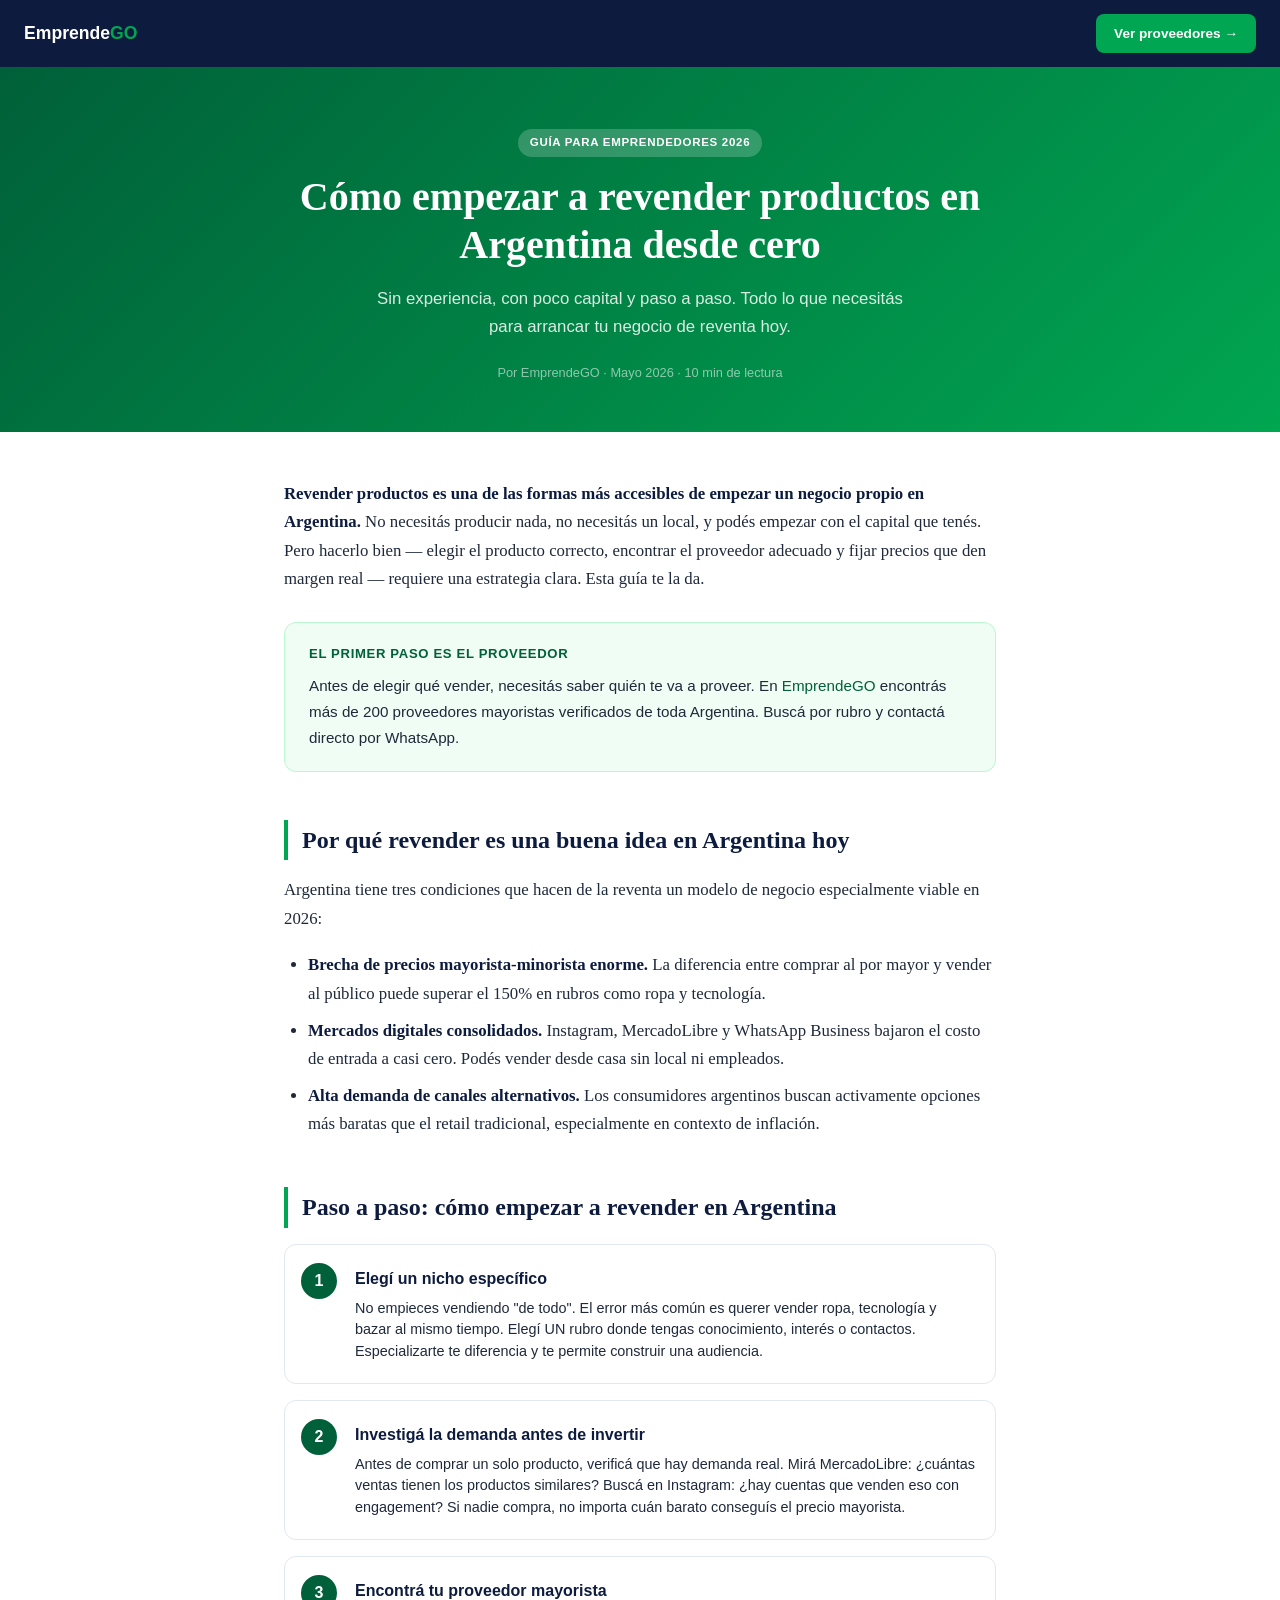
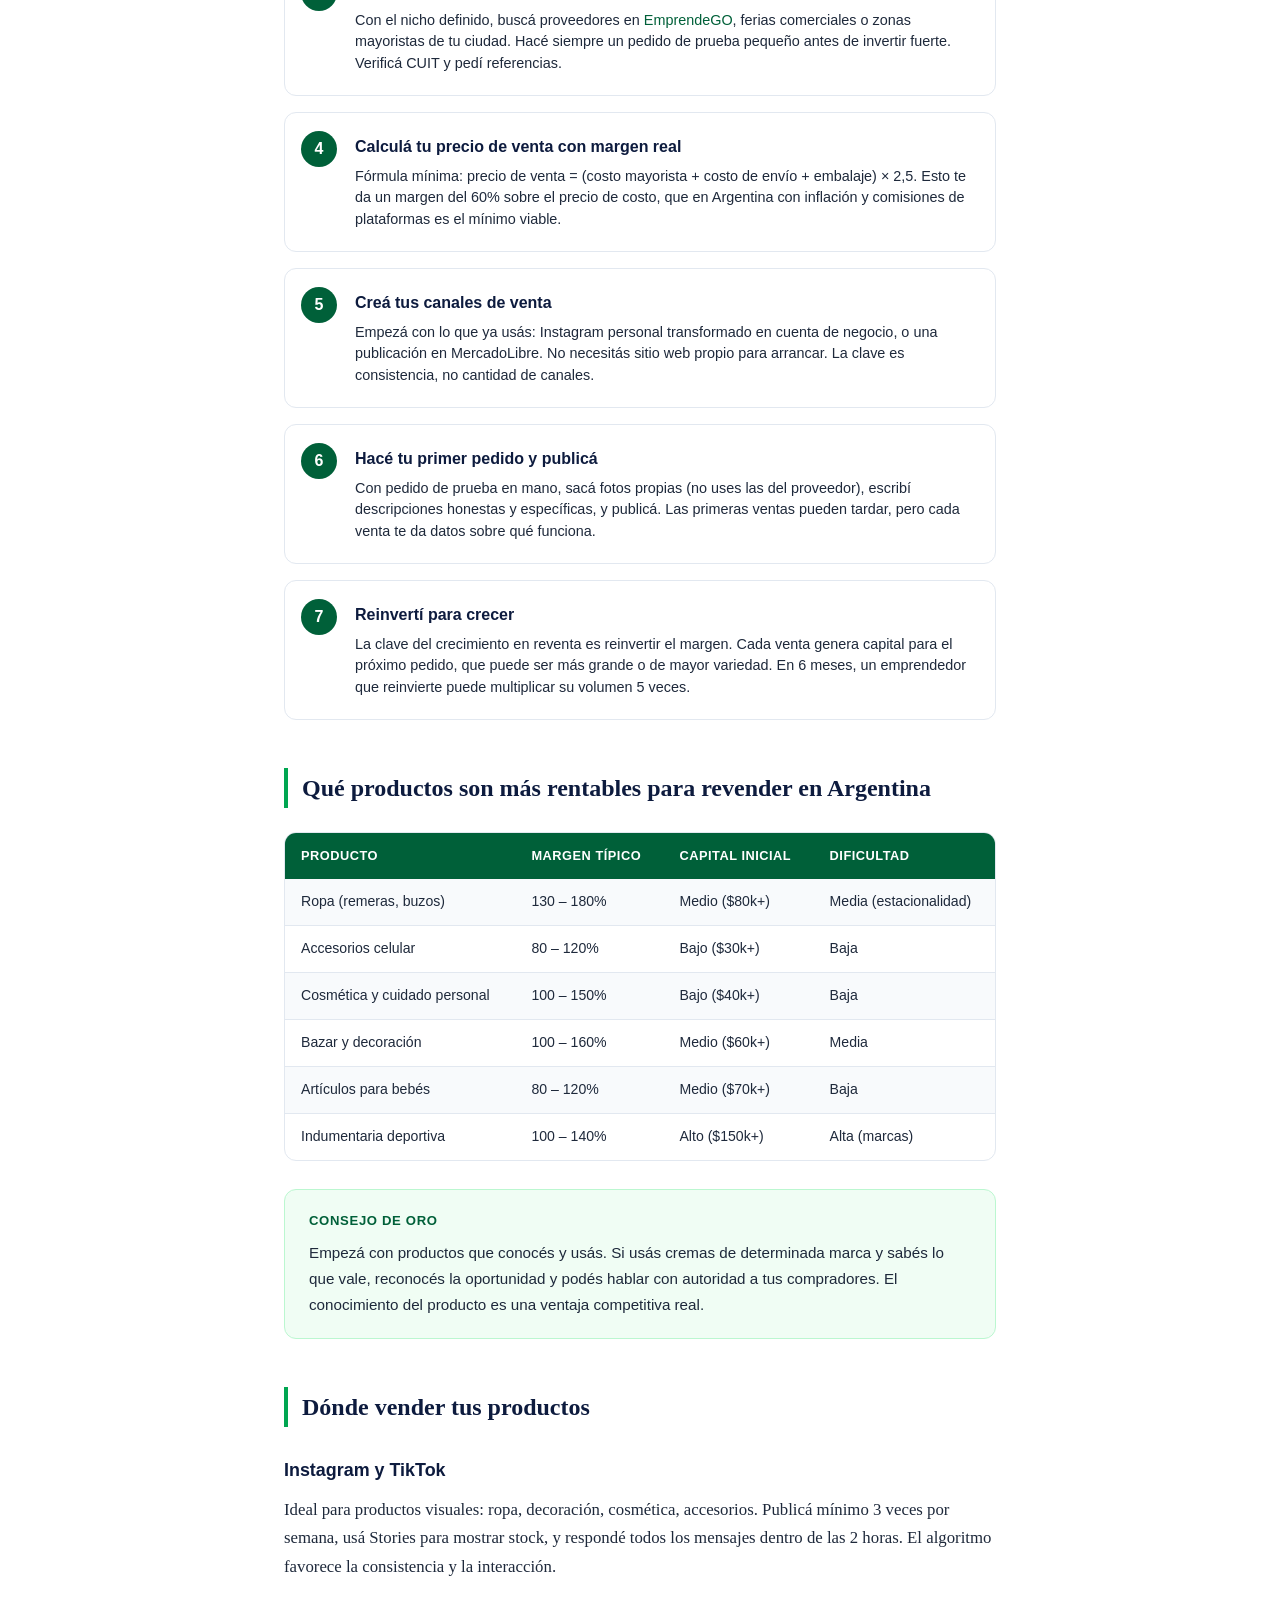
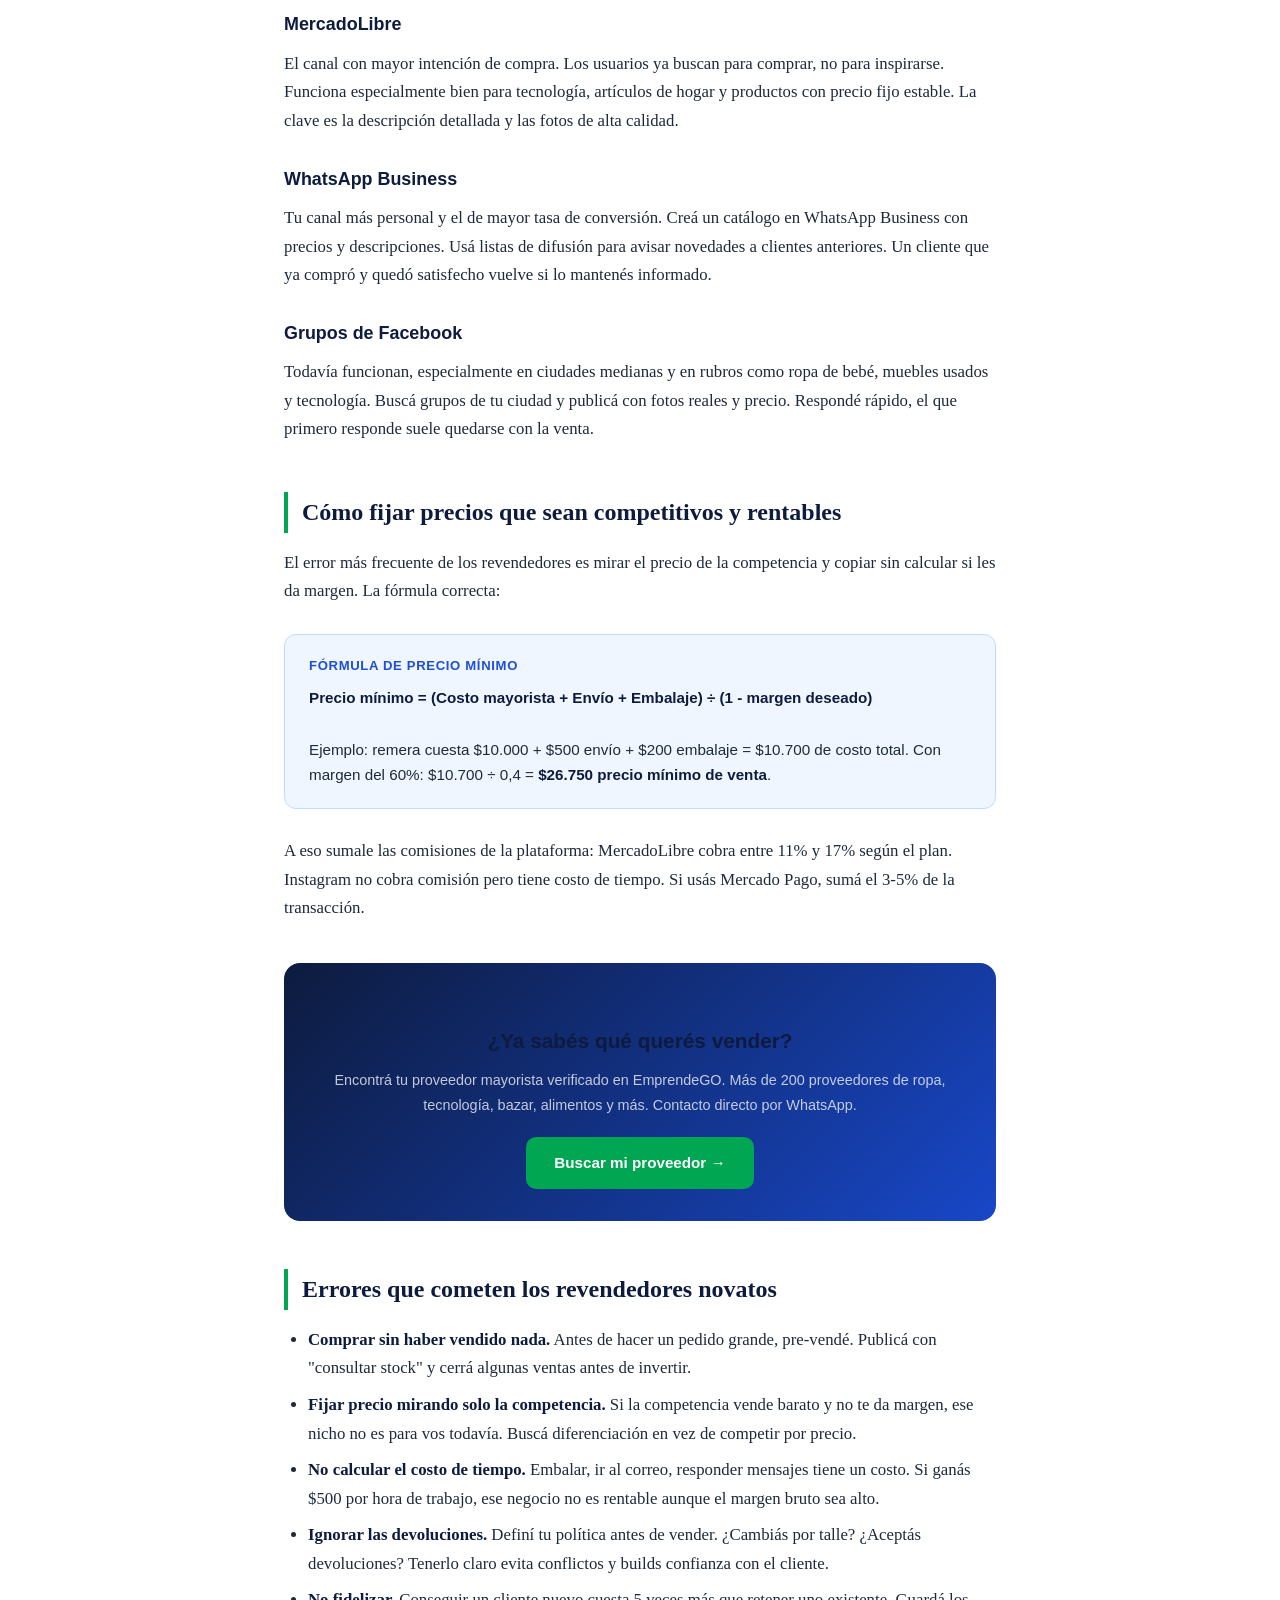
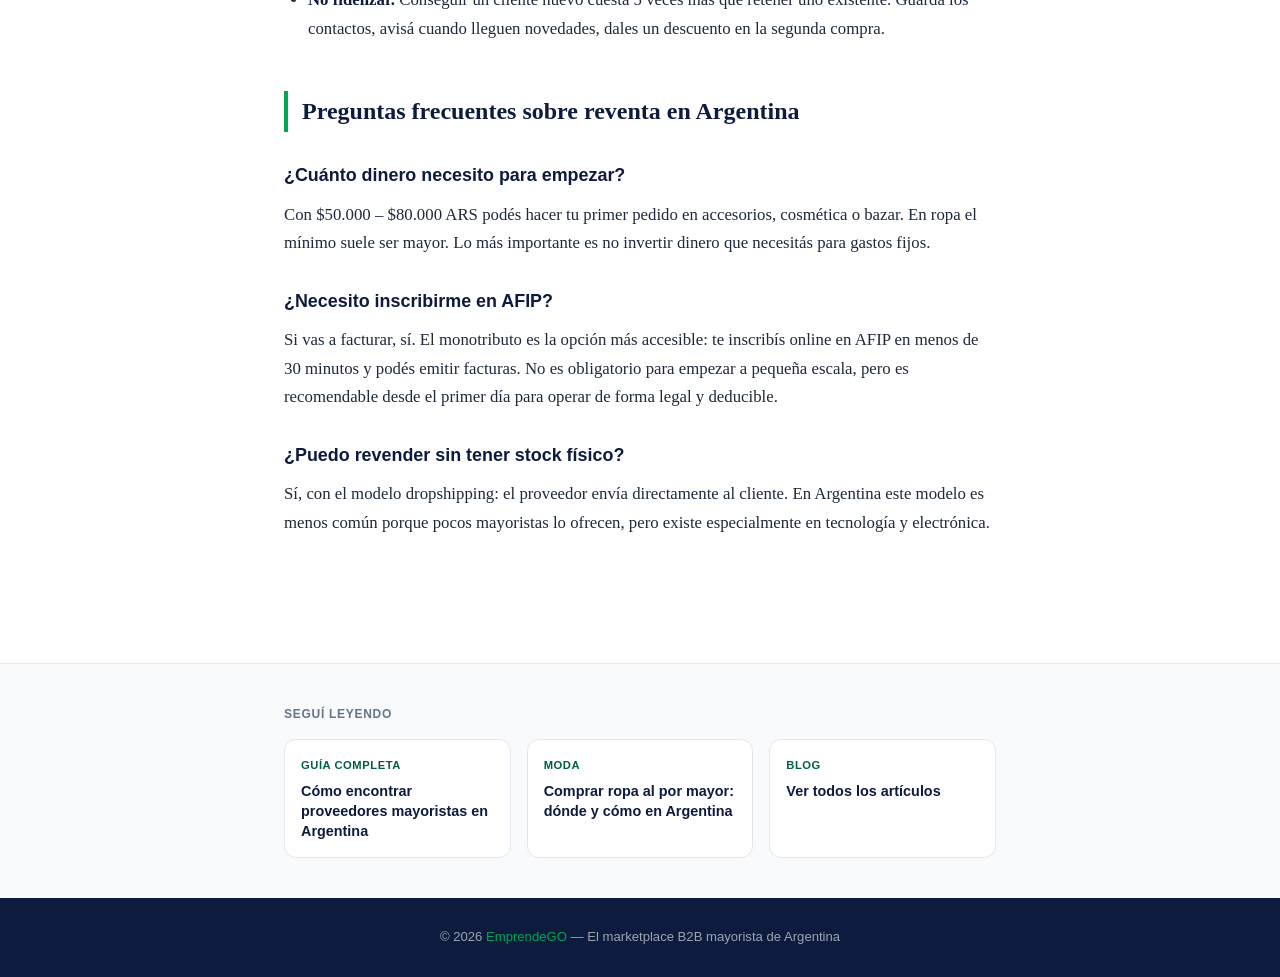
<file: blog/como-empezar-a-revender-productos-argentina.html>
<!DOCTYPE html>
<html lang="es">
<head>
<meta charset="UTF-8">
<meta name="viewport" content="width=device-width, initial-scale=1.0">
<title>Cómo Empezar a Revender Productos en Argentina (2026) — Guía Completa</title>
<meta name="description" content="Guía para empezar a revender productos desde cero en Argentina. Qué vender, dónde conseguir mayoristas y cómo arrancar sin gran inversión.">
<meta name="robots" content="index, follow">
<link rel="canonical" href="https://emprendego.com.ar/blog/como-empezar-a-revender-productos-argentina.html">
<meta property="og:type" content="article">
<meta property="og:title" content="Cómo Empezar a Revender Productos en Argentina (2026)">
<meta property="og:description" content="Guía completa para revendedores: qué vender, dónde comprar al por mayor, cómo fijar precios y dónde vender. Todo con ejemplos reales argentinos.">
<meta property="og:url" content="https://emprendego.com.ar/blog/como-empezar-a-revender-productos-argentina.html">
<meta property="og:site_name" content="EmprendeGO">
<meta property="og:image" content="https://images.unsplash.com/photo-1556742049-0cfed4f6a45d?w=1200&q=80">
<meta property="og:locale" content="es_AR">

<!-- TWITTER CARD -->
<meta name="twitter:card" content="summary_large_image">
<meta name="twitter:title" content="Cómo Empezar a Revender Productos en Argentina (2026)">
<meta name="twitter:description" content="Guía para revendedores: qué vender, dónde comprar al por mayor, cómo fijar precios y dónde vender. Con ejemplos reales argentinos.">
<meta name="twitter:image" content="https://images.unsplash.com/photo-1556742049-0cfed4f6a45d?w=1200&q=80">

<script type="application/ld+json">
{
  "@context": "https://schema.org",
  "@type": "Article",
  "headline": "Cómo Empezar a Revender Productos en Argentina desde Cero en 2026",
  "description": "Guía paso a paso para emprendedores que quieren arrancar a revender productos en Argentina sin experiencia previa.",
  "image": "https://images.unsplash.com/photo-1556742049-0cfed4f6a45d?w=1200&q=80",
  "author": { "@type": "Organization", "name": "EmprendeGO", "url": "https://emprendego.com.ar" },
  "publisher": { "@type": "Organization", "name": "EmprendeGO", "logo": { "@type": "ImageObject", "url": "https://emprendego.com.ar/favicon.svg" } },
  "datePublished": "2026-05-04",
  "dateModified": "2026-05-04",
  "mainEntityOfPage": { "@type": "WebPage", "@id": "https://emprendego.com.ar/blog/como-empezar-a-revender-productos-argentina.html" }
}
</script>

<script type="application/ld+json">
{
  "@context": "https://schema.org",
  "@type": "FAQPage",
  "mainEntity": [
    {
      "@type": "Question",
      "name": "¿Cuánto dinero necesito para empezar a revender?",
      "acceptedAnswer": { "@type": "Answer", "text": "Con $50.000 – $100.000 ARS podés hacer tu primer pedido mayorista en rubros como accesorios, bazar o cosmética. En ropa, el mínimo suele ser más alto. Lo más importante es empezar con capital que podés perder sin que afecte tu economía." }
    },
    {
      "@type": "Question",
      "name": "¿Necesito estar inscripto en AFIP para revender?",
      "acceptedAnswer": { "@type": "Answer", "text": "Si vas a facturar, sí. Lo más sencillo es inscribirse como monotributista, que habilita a emitir facturas y es compatible con el trabajo en relación de dependencia. Si empezás a pequeña escala y no facturás, podés arrancar sin inscripción, aunque no es lo recomendable a largo plazo." }
    },
    {
      "@type": "Question",
      "name": "¿Qué es mejor vender por Instagram o MercadoLibre?",
      "acceptedAnswer": { "@type": "Answer", "text": "Depende del producto. Ropa, accesorios y artículos de decoración funcionan mejor en Instagram (elemento visual). Tecnología, libros y artículos de precio fijo funcionan mejor en MercadoLibre (búsqueda de precio). Lo ideal es estar en ambos." }
    }
  ]
}
</script>

<style>
  *, *::before, *::after { box-sizing: border-box; margin: 0; padding: 0; }
  :root { --green: #006039; --green-light: #00A651; --dark: #0D1B3E; --text: #1e293b; --muted: #64748b; --bg: #f8fafc; --white: #fff; --border: #e2e8f0; --yellow: #F59E0B; }
  body { font-family: 'Georgia', serif; color: var(--text); background: var(--white); line-height: 1.7; font-size: 1.05rem; }
  a { color: var(--green); text-decoration: none; }
  a:hover { text-decoration: underline; }
  .site-nav { background: var(--dark); padding: 14px 24px; display: flex; align-items: center; justify-content: space-between; position: sticky; top: 0; z-index: 100; }
  .site-nav .logo { font-family: 'Arial Black', sans-serif; font-weight: 900; color: white; font-size: 1.1rem; }
  .site-nav .logo span { color: var(--green-light); }
  .site-nav .cta-nav { background: var(--green-light); color: white; padding: 8px 18px; border-radius: 8px; font-size: .85rem; font-weight: 700; font-family: Arial, sans-serif; }
  .site-nav .cta-nav:hover { text-decoration: none; opacity: .9; }
  .hero { background: linear-gradient(135deg, #006039 0%, #00A651 100%); color: white; padding: 60px 24px 48px; text-align: center; }
  .hero .badge { display: inline-block; background: rgba(255,255,255,.2); color: white; font-size: .72rem; font-weight: 800; padding: 4px 12px; border-radius: 20px; font-family: Arial, sans-serif; margin-bottom: 16px; letter-spacing: .06em; text-transform: uppercase; }
  .hero h1 { font-size: clamp(1.6rem, 4vw, 2.5rem); font-weight: 900; line-height: 1.2; max-width: 700px; margin: 0 auto 16px; }
  .hero .lead { font-size: 1.05rem; color: rgba(255,255,255,.85); max-width: 560px; margin: 0 auto 20px; font-family: Arial, sans-serif; }
  .hero .meta { font-size: .8rem; color: rgba(255,255,255,.55); font-family: Arial, sans-serif; }
  .container { max-width: 760px; margin: 0 auto; padding: 0 24px; }
  .article-body { padding: 48px 0; }
  .article-body h2 { font-size: 1.5rem; color: var(--dark); margin: 48px 0 16px; font-weight: 800; border-left: 4px solid var(--green-light); padding-left: 14px; }
  .article-body h3 { font-size: 1.12rem; color: var(--dark); margin: 28px 0 10px; font-weight: 700; font-family: Arial, sans-serif; }
  .article-body p { margin-bottom: 18px; }
  .article-body ul, .article-body ol { margin: 12px 0 20px 24px; }
  .article-body li { margin-bottom: 8px; }
  .article-body strong { color: var(--dark); }
  .callout { background: #f0fdf4; border: 1.5px solid #bbf7d0; border-radius: 12px; padding: 20px 24px; margin: 28px 0; font-family: Arial, sans-serif; }
  .callout.warn { background: #fffbeb; border-color: #fde68a; }
  .callout.info { background: #eff6ff; border-color: #bfdbfe; }
  .callout .callout-title { font-weight: 800; font-size: .82rem; text-transform: uppercase; letter-spacing: .05em; color: var(--green); margin-bottom: 8px; }
  .callout.warn .callout-title { color: #b45309; }
  .callout.info .callout-title { color: #1d4ed8; }
  .callout p { margin: 0; font-size: .95rem; }
  .table-wrap { overflow-x: auto; margin: 24px 0; border-radius: 12px; border: 1.5px solid var(--border); }
  table { width: 100%; border-collapse: collapse; font-family: Arial, sans-serif; font-size: .88rem; }
  th { background: var(--green); color: white; padding: 12px 16px; text-align: left; font-size: .8rem; text-transform: uppercase; letter-spacing: .04em; }
  td { padding: 11px 16px; border-bottom: 1px solid var(--border); }
  tr:last-child td { border-bottom: none; }
  tr:nth-child(even) td { background: var(--bg); }
  .steps { counter-reset: step; list-style: none; margin-left: 0 !important; }
  .steps li { counter-increment: step; padding: 20px 20px 20px 70px; position: relative; border: 1.5px solid var(--border); border-radius: 12px; margin-bottom: 16px; font-family: Arial, sans-serif; }
  .steps li::before { content: counter(step); position: absolute; left: 16px; top: 18px; width: 36px; height: 36px; background: var(--green); color: white; border-radius: 50%; display: flex; align-items: center; justify-content: center; font-weight: 900; font-size: 1rem; }
  .steps li strong { display: block; font-size: 1rem; color: var(--dark); margin-bottom: 6px; }
  .steps li p { margin: 0; font-size: .9rem; color: var(--text); line-height: 1.5; }
  .cta-box { background: linear-gradient(135deg, var(--dark), #1847C8); border-radius: 16px; padding: 32px; text-align: center; margin: 40px 0; color: white; font-family: Arial, sans-serif; }
  .cta-box h3 { font-size: 1.3rem; margin-bottom: 10px; }
  .cta-box p { font-size: .9rem; color: rgba(255,255,255,.75); margin-bottom: 20px; }
  .cta-box a { display: inline-block; background: var(--green-light); color: white; padding: 13px 28px; border-radius: 10px; font-weight: 800; font-size: .95rem; }
  .cta-box a:hover { text-decoration: none; opacity: .9; }
  .blog-nav { background: var(--bg); border-top: 1px solid var(--border); padding: 40px 24px; margin-top: 60px; font-family: Arial, sans-serif; }
  .blog-nav .label { font-size: .75rem; text-transform: uppercase; letter-spacing: .06em; color: var(--muted); font-weight: 700; margin-bottom: 14px; }
  .blog-nav .posts-grid { display: grid; grid-template-columns: repeat(auto-fit, minmax(220px, 1fr)); gap: 16px; max-width: 760px; margin: 0 auto; }
  .blog-nav .post-card { background: var(--white); border: 1.5px solid var(--border); border-radius: 12px; padding: 16px; }
  .blog-nav .post-card .tag { font-size: .7rem; font-weight: 800; color: var(--green); text-transform: uppercase; letter-spacing: .05em; margin-bottom: 6px; }
  .blog-nav .post-card h4 { font-size: .9rem; color: var(--dark); line-height: 1.4; }
  footer { background: var(--dark); color: rgba(255,255,255,.6); text-align: center; padding: 28px 24px; font-family: Arial, sans-serif; font-size: .82rem; }
  footer a { color: var(--green-light); }
</style>
</head>
<body>

<nav class="site-nav">
  <a href="https://emprendego.com.ar" class="logo">Emprende<span>GO</span></a>
  <a href="https://emprendego.com.ar" class="cta-nav">Ver proveedores →</a>
</nav>

<div class="hero">
  <span class="badge">Guía para emprendedores 2026</span>
  <h1>Cómo empezar a revender productos en Argentina desde cero</h1>
  <p class="lead">Sin experiencia, con poco capital y paso a paso. Todo lo que necesitás para arrancar tu negocio de reventa hoy.</p>
  <p class="meta">Por EmprendeGO · Mayo 2026 · 10 min de lectura</p>
</div>

<div class="container">
<article class="article-body">

<p><strong>Revender productos es una de las formas más accesibles de empezar un negocio propio en Argentina.</strong> No necesitás producir nada, no necesitás un local, y podés empezar con el capital que tenés. Pero hacerlo bien — elegir el producto correcto, encontrar el proveedor adecuado y fijar precios que den margen real — requiere una estrategia clara. Esta guía te la da.</p>

<div class="callout">
  <div class="callout-title">El primer paso es el proveedor</div>
  <p>Antes de elegir qué vender, necesitás saber quién te va a proveer. En <a href="https://emprendego.com.ar">EmprendeGO</a> encontrás más de 200 proveedores mayoristas verificados de toda Argentina. Buscá por rubro y contactá directo por WhatsApp.</p>
</div>

<h2>Por qué revender es una buena idea en Argentina hoy</h2>

<p>Argentina tiene tres condiciones que hacen de la reventa un modelo de negocio especialmente viable en 2026:</p>

<ul>
  <li><strong>Brecha de precios mayorista-minorista enorme.</strong> La diferencia entre comprar al por mayor y vender al público puede superar el 150% en rubros como ropa y tecnología.</li>
  <li><strong>Mercados digitales consolidados.</strong> Instagram, MercadoLibre y WhatsApp Business bajaron el costo de entrada a casi cero. Podés vender desde casa sin local ni empleados.</li>
  <li><strong>Alta demanda de canales alternativos.</strong> Los consumidores argentinos buscan activamente opciones más baratas que el retail tradicional, especialmente en contexto de inflación.</li>
</ul>

<h2>Paso a paso: cómo empezar a revender en Argentina</h2>

<ol class="steps">
  <li>
    <strong>Elegí un nicho específico</strong>
    <p>No empieces vendiendo "de todo". El error más común es querer vender ropa, tecnología y bazar al mismo tiempo. Elegí UN rubro donde tengas conocimiento, interés o contactos. Especializarte te diferencia y te permite construir una audiencia.</p>
  </li>
  <li>
    <strong>Investigá la demanda antes de invertir</strong>
    <p>Antes de comprar un solo producto, verificá que hay demanda real. Mirá MercadoLibre: ¿cuántas ventas tienen los productos similares? Buscá en Instagram: ¿hay cuentas que venden eso con engagement? Si nadie compra, no importa cuán barato conseguís el precio mayorista.</p>
  </li>
  <li>
    <strong>Encontrá tu proveedor mayorista</strong>
    <p>Con el nicho definido, buscá proveedores en <a href="https://emprendego.com.ar">EmprendeGO</a>, ferias comerciales o zonas mayoristas de tu ciudad. Hacé siempre un pedido de prueba pequeño antes de invertir fuerte. Verificá CUIT y pedí referencias.</p>
  </li>
  <li>
    <strong>Calculá tu precio de venta con margen real</strong>
    <p>Fórmula mínima: precio de venta = (costo mayorista + costo de envío + embalaje) × 2,5. Esto te da un margen del 60% sobre el precio de costo, que en Argentina con inflación y comisiones de plataformas es el mínimo viable.</p>
  </li>
  <li>
    <strong>Creá tus canales de venta</strong>
    <p>Empezá con lo que ya usás: Instagram personal transformado en cuenta de negocio, o una publicación en MercadoLibre. No necesitás sitio web propio para arrancar. La clave es consistencia, no cantidad de canales.</p>
  </li>
  <li>
    <strong>Hacé tu primer pedido y publicá</strong>
    <p>Con pedido de prueba en mano, sacá fotos propias (no uses las del proveedor), escribí descripciones honestas y específicas, y publicá. Las primeras ventas pueden tardar, pero cada venta te da datos sobre qué funciona.</p>
  </li>
  <li>
    <strong>Reinvertí para crecer</strong>
    <p>La clave del crecimiento en reventa es reinvertir el margen. Cada venta genera capital para el próximo pedido, que puede ser más grande o de mayor variedad. En 6 meses, un emprendedor que reinvierte puede multiplicar su volumen 5 veces.</p>
  </li>
</ol>

<h2>Qué productos son más rentables para revender en Argentina</h2>

<div class="table-wrap">
<table>
  <tr><th>Producto</th><th>Margen típico</th><th>Capital inicial</th><th>Dificultad</th></tr>
  <tr><td>Ropa (remeras, buzos)</td><td>130 – 180%</td><td>Medio ($80k+)</td><td>Media (estacionalidad)</td></tr>
  <tr><td>Accesorios celular</td><td>80 – 120%</td><td>Bajo ($30k+)</td><td>Baja</td></tr>
  <tr><td>Cosmética y cuidado personal</td><td>100 – 150%</td><td>Bajo ($40k+)</td><td>Baja</td></tr>
  <tr><td>Bazar y decoración</td><td>100 – 160%</td><td>Medio ($60k+)</td><td>Media</td></tr>
  <tr><td>Artículos para bebés</td><td>80 – 120%</td><td>Medio ($70k+)</td><td>Baja</td></tr>
  <tr><td>Indumentaria deportiva</td><td>100 – 140%</td><td>Alto ($150k+)</td><td>Alta (marcas)</td></tr>
</table>
</div>

<div class="callout">
  <div class="callout-title">Consejo de oro</div>
  <p>Empezá con productos que conocés y usás. Si usás cremas de determinada marca y sabés lo que vale, reconocés la oportunidad y podés hablar con autoridad a tus compradores. El conocimiento del producto es una ventaja competitiva real.</p>
</div>

<h2>Dónde vender tus productos</h2>

<h3>Instagram y TikTok</h3>
<p>Ideal para productos visuales: ropa, decoración, cosmética, accesorios. Publicá mínimo 3 veces por semana, usá Stories para mostrar stock, y respondé todos los mensajes dentro de las 2 horas. El algoritmo favorece la consistencia y la interacción.</p>

<h3>MercadoLibre</h3>
<p>El canal con mayor intención de compra. Los usuarios ya buscan para comprar, no para inspirarse. Funciona especialmente bien para tecnología, artículos de hogar y productos con precio fijo estable. La clave es la descripción detallada y las fotos de alta calidad.</p>

<h3>WhatsApp Business</h3>
<p>Tu canal más personal y el de mayor tasa de conversión. Creá un catálogo en WhatsApp Business con precios y descripciones. Usá listas de difusión para avisar novedades a clientes anteriores. Un cliente que ya compró y quedó satisfecho vuelve si lo mantenés informado.</p>

<h3>Grupos de Facebook</h3>
<p>Todavía funcionan, especialmente en ciudades medianas y en rubros como ropa de bebé, muebles usados y tecnología. Buscá grupos de tu ciudad y publicá con fotos reales y precio. Respondé rápido, el que primero responde suele quedarse con la venta.</p>

<h2>Cómo fijar precios que sean competitivos y rentables</h2>

<p>El error más frecuente de los revendedores es mirar el precio de la competencia y copiar sin calcular si les da margen. La fórmula correcta:</p>

<div class="callout info">
  <div class="callout-title">Fórmula de precio mínimo</div>
  <p><strong>Precio mínimo = (Costo mayorista + Envío + Embalaje) ÷ (1 - margen deseado)</strong><br><br>Ejemplo: remera cuesta $10.000 + $500 envío + $200 embalaje = $10.700 de costo total. Con margen del 60%: $10.700 ÷ 0,4 = <strong>$26.750 precio mínimo de venta</strong>.</p>
</div>

<p>A eso sumale las comisiones de la plataforma: MercadoLibre cobra entre 11% y 17% según el plan. Instagram no cobra comisión pero tiene costo de tiempo. Si usás Mercado Pago, sumá el 3-5% de la transacción.</p>

<div class="cta-box">
  <h3>¿Ya sabés qué querés vender?</h3>
  <p>Encontrá tu proveedor mayorista verificado en EmprendeGO. Más de 200 proveedores de ropa, tecnología, bazar, alimentos y más. Contacto directo por WhatsApp.</p>
  <a href="https://emprendego.com.ar">Buscar mi proveedor →</a>
</div>

<h2>Errores que cometen los revendedores novatos</h2>

<ul>
  <li><strong>Comprar sin haber vendido nada.</strong> Antes de hacer un pedido grande, pre-vendé. Publicá con "consultar stock" y cerrá algunas ventas antes de invertir.</li>
  <li><strong>Fijar precio mirando solo la competencia.</strong> Si la competencia vende barato y no te da margen, ese nicho no es para vos todavía. Buscá diferenciación en vez de competir por precio.</li>
  <li><strong>No calcular el costo de tiempo.</strong> Embalar, ir al correo, responder mensajes tiene un costo. Si ganás $500 por hora de trabajo, ese negocio no es rentable aunque el margen bruto sea alto.</li>
  <li><strong>Ignorar las devoluciones.</strong> Definí tu política antes de vender. ¿Cambiás por talle? ¿Aceptás devoluciones? Tenerlo claro evita conflictos y builds confianza con el cliente.</li>
  <li><strong>No fidelizar.</strong> Conseguir un cliente nuevo cuesta 5 veces más que retener uno existente. Guardá los contactos, avisá cuando lleguen novedades, dales un descuento en la segunda compra.</li>
</ul>

<h2>Preguntas frecuentes sobre reventa en Argentina</h2>

<h3>¿Cuánto dinero necesito para empezar?</h3>
<p>Con $50.000 – $80.000 ARS podés hacer tu primer pedido en accesorios, cosmética o bazar. En ropa el mínimo suele ser mayor. Lo más importante es no invertir dinero que necesitás para gastos fijos.</p>

<h3>¿Necesito inscribirme en AFIP?</h3>
<p>Si vas a facturar, sí. El monotributo es la opción más accesible: te inscribís online en AFIP en menos de 30 minutos y podés emitir facturas. No es obligatorio para empezar a pequeña escala, pero es recomendable desde el primer día para operar de forma legal y deducible.</p>

<h3>¿Puedo revender sin tener stock físico?</h3>
<p>Sí, con el modelo dropshipping: el proveedor envía directamente al cliente. En Argentina este modelo es menos común porque pocos mayoristas lo ofrecen, pero existe especialmente en tecnología y electrónica.</p>

</article>
</div>

<div class="blog-nav">
  <div class="container">
    <p class="label">Seguí leyendo</p>
    <div class="posts-grid">
      <a href="guia-completa-proveedores-mayoristas-argentina.html" class="post-card" style="display:block;color:inherit">
        <div class="tag">Guía completa</div>
        <h4>Cómo encontrar proveedores mayoristas en Argentina</h4>
      </a>
      <a href="comprar-ropa-al-por-mayor-argentina.html" class="post-card" style="display:block;color:inherit">
        <div class="tag">Moda</div>
        <h4>Comprar ropa al por mayor: dónde y cómo en Argentina</h4>
      </a>
      <a href="index.html" class="post-card" style="display:block;color:inherit">
        <div class="tag">Blog</div>
        <h4>Ver todos los artículos</h4>
      </a>
    </div>
  </div>
</div>

<footer>
  <p>© 2026 <a href="https://emprendego.com.ar">EmprendeGO</a> — El marketplace B2B mayorista de Argentina</p>
</footer>
</body>
</html>
</file>
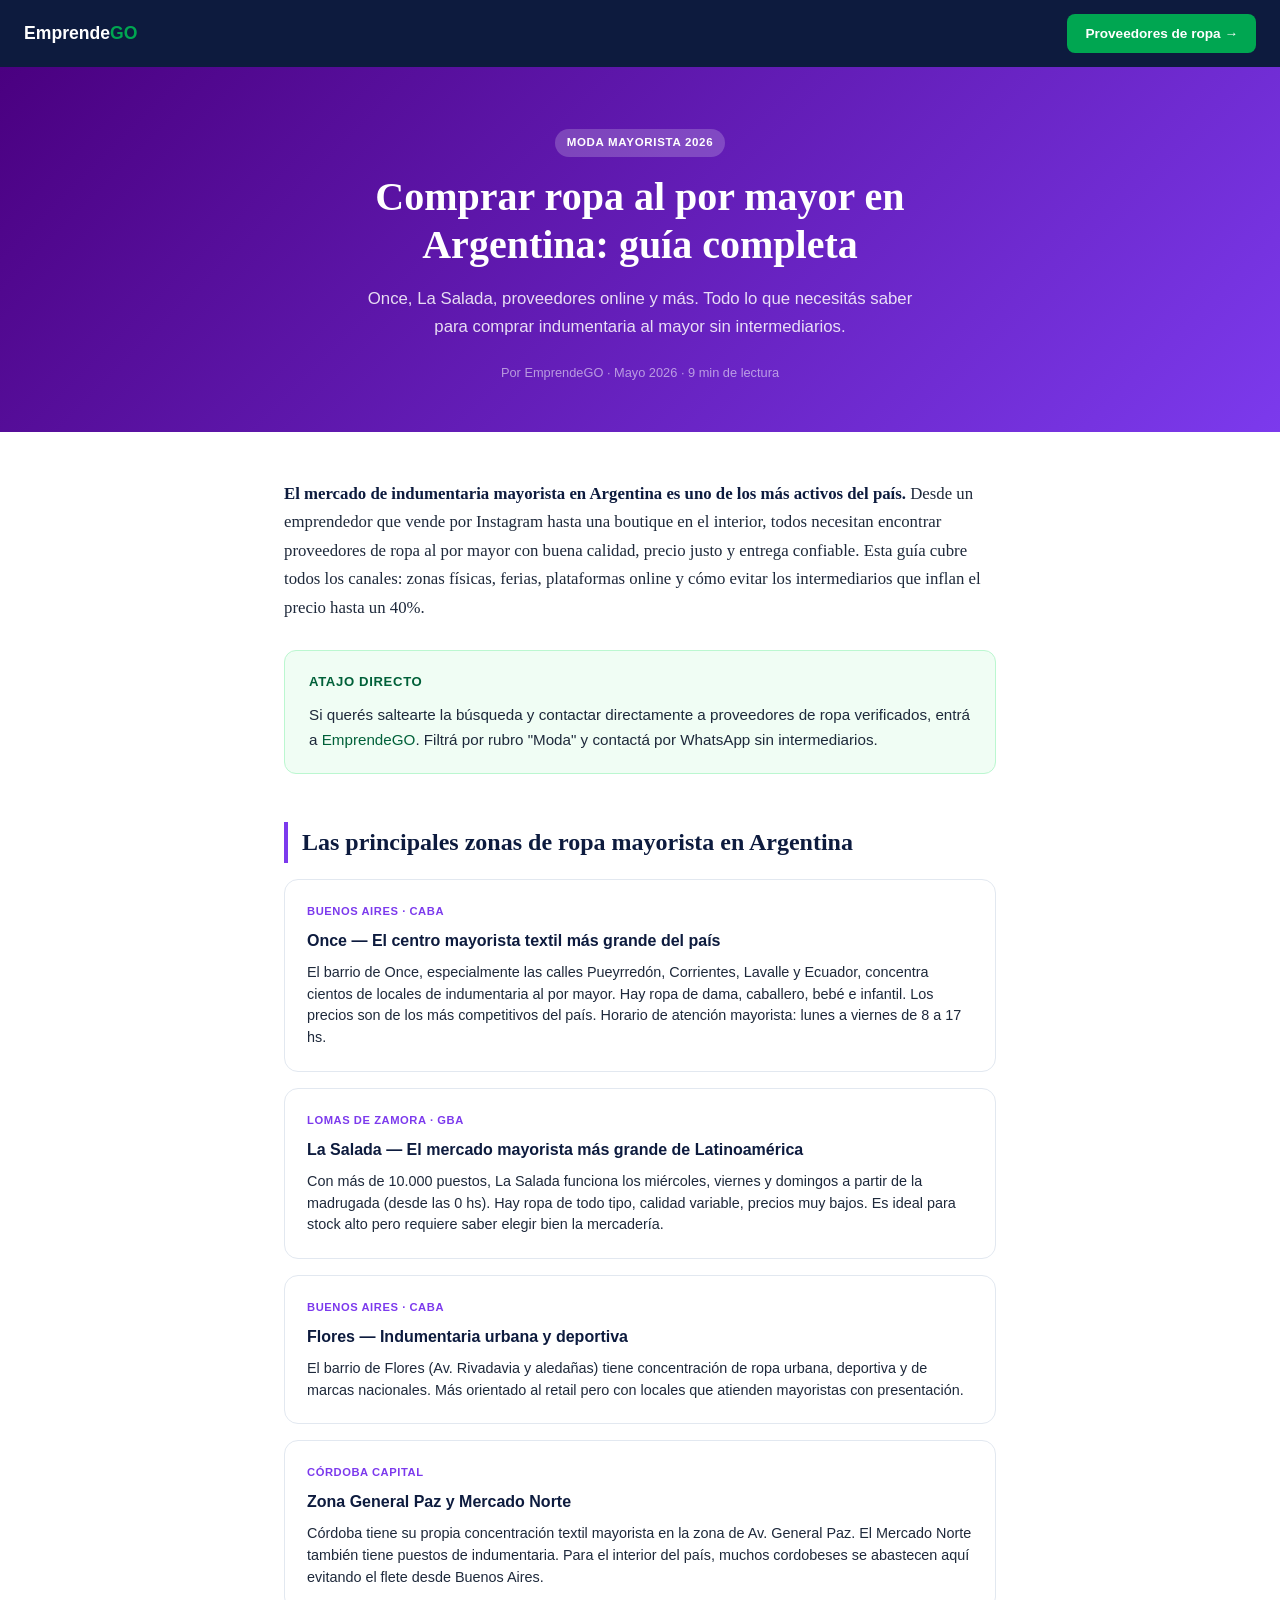
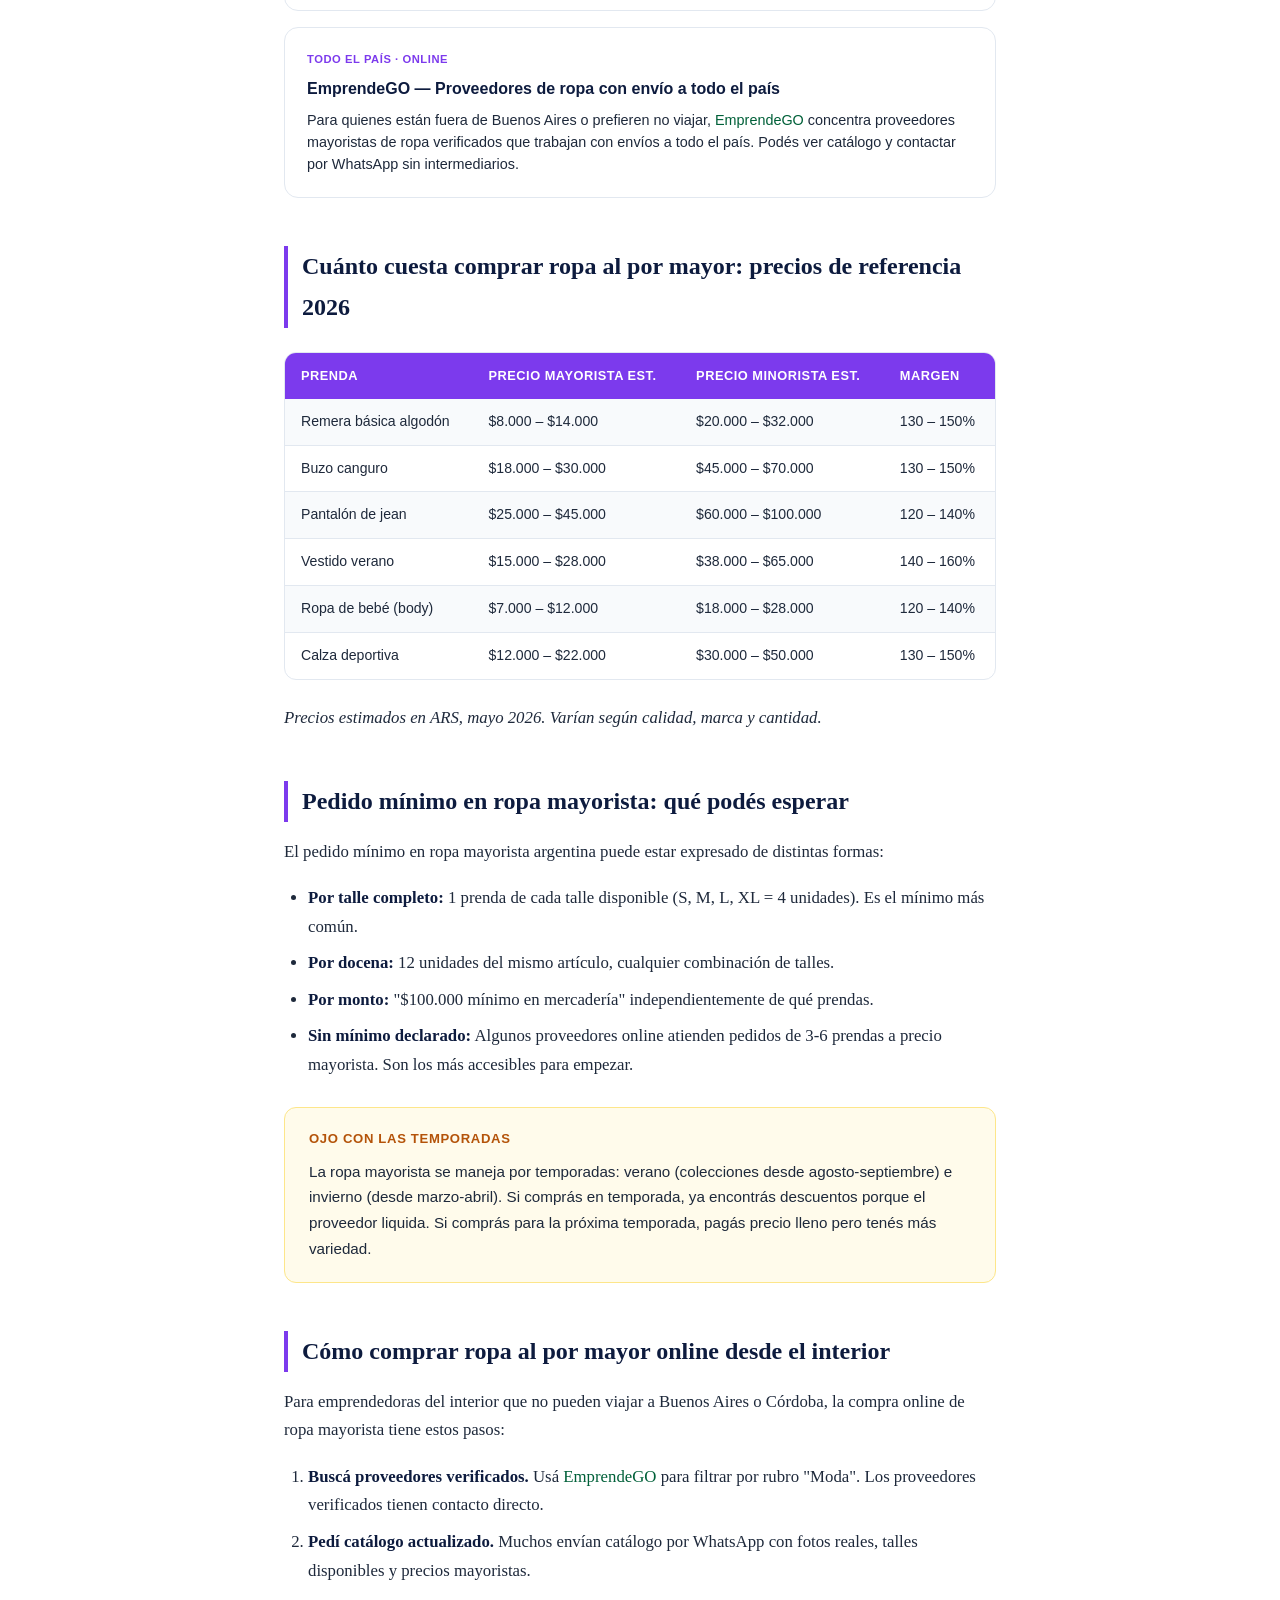
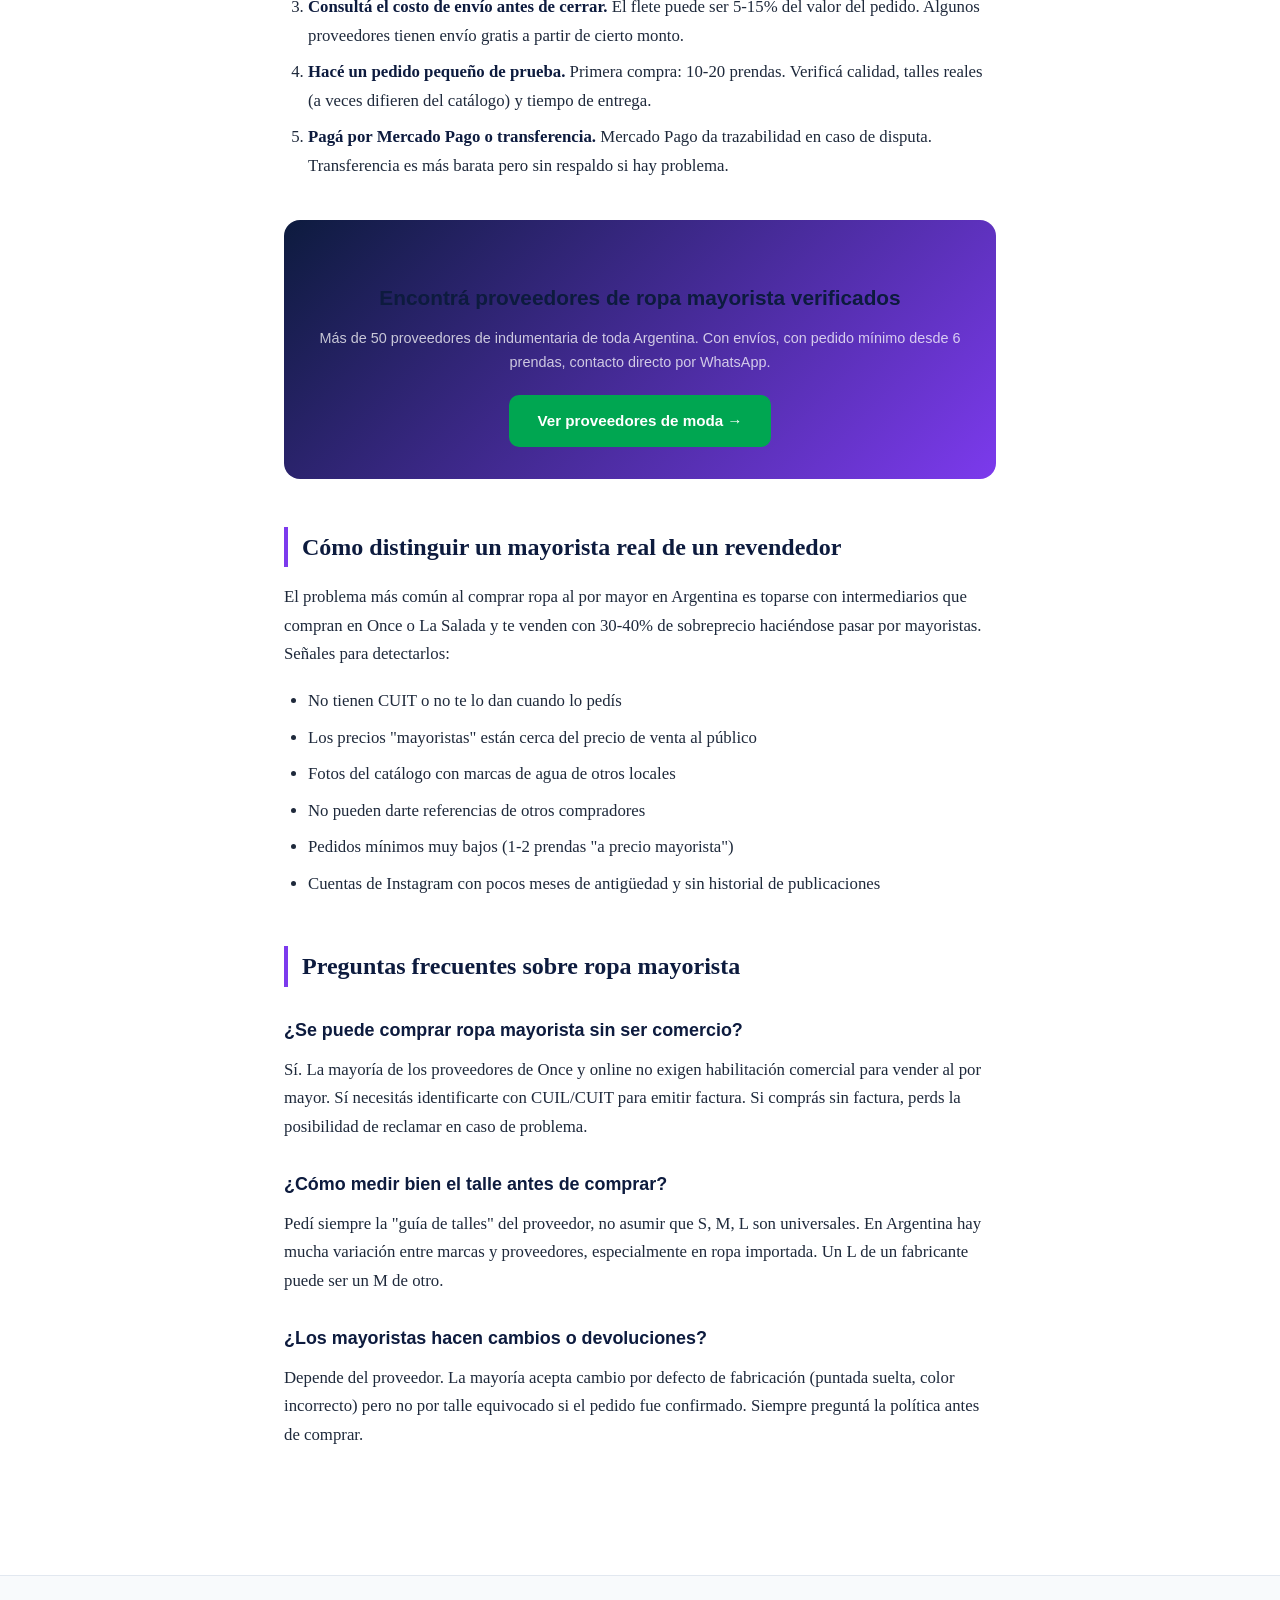
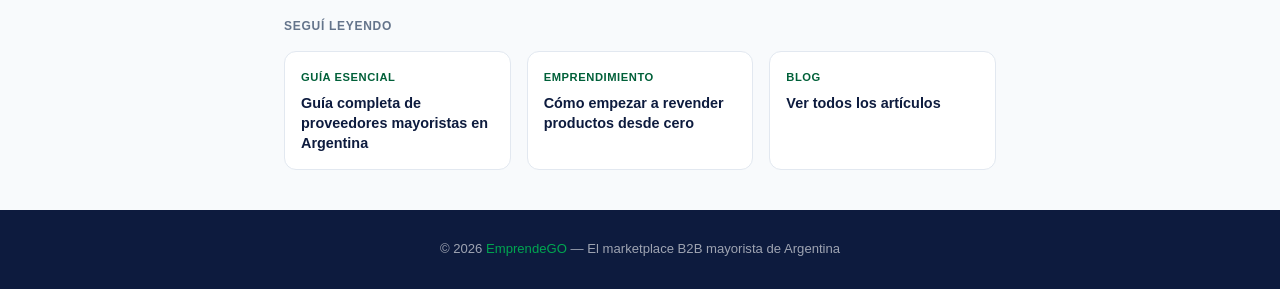
<file: blog/comprar-ropa-al-por-mayor-argentina.html>
<!DOCTYPE html>
<html lang="es">
<head>
<meta charset="UTF-8">
<meta name="viewport" content="width=device-width, initial-scale=1.0">
<title>Comprar Ropa al Por Mayor en Argentina: Guía Completa 2026</title>
<meta name="description" content="Dónde comprar ropa al por mayor en Argentina: Once, La Salada, online y más. Proveedores verificados, precios, pedidos mínimos y consejos para evitar estafas.">
<meta name="robots" content="index, follow">
<link rel="canonical" href="https://emprendego.com.ar/blog/comprar-ropa-al-por-mayor-argentina.html">
<meta property="og:type" content="article">
<meta property="og:title" content="Comprar Ropa al Por Mayor en Argentina: Guía Completa 2026">
<meta property="og:description" content="Todo sobre compra de ropa mayorista en Argentina: Once, La Salada, proveedores online verificados, pedidos mínimos y cómo evitar estafas.">
<meta property="og:url" content="https://emprendego.com.ar/blog/comprar-ropa-al-por-mayor-argentina.html">
<meta property="og:site_name" content="EmprendeGO">
<meta property="og:image" content="https://images.unsplash.com/photo-1558769132-cb1aea458c5e?w=1200&q=80">
<meta property="og:locale" content="es_AR">

<!-- TWITTER CARD -->
<meta name="twitter:card" content="summary_large_image">
<meta name="twitter:title" content="Comprar Ropa al Por Mayor en Argentina: Guía Completa 2026">
<meta name="twitter:description" content="Dónde comprar ropa al por mayor en Argentina: Once, La Salada, online y más. Proveedores verificados, precios, pedidos mínimos y cómo evitar estafas.">
<meta name="twitter:image" content="https://images.unsplash.com/photo-1558769132-cb1aea458c5e?w=1200&q=80">

<script type="application/ld+json">
{
  "@context": "https://schema.org",
  "@type": "Article",
  "headline": "Comprar Ropa al Por Mayor en Argentina: Guía Completa para Emprendedores 2026",
  "description": "Guía definitiva sobre compra de indumentaria al por mayor en Argentina: zonas, proveedores, precios y cómo evitar intermediarios.",
  "image": "https://images.unsplash.com/photo-1558769132-cb1aea458c5e?w=1200&q=80",
  "author": { "@type": "Organization", "name": "EmprendeGO", "url": "https://emprendego.com.ar" },
  "publisher": { "@type": "Organization", "name": "EmprendeGO", "logo": { "@type": "ImageObject", "url": "https://emprendego.com.ar/favicon.svg" } },
  "datePublished": "2026-05-04",
  "dateModified": "2026-05-04",
  "mainEntityOfPage": { "@type": "WebPage", "@id": "https://emprendego.com.ar/blog/comprar-ropa-al-por-mayor-argentina.html" }
}
</script>

<script type="application/ld+json">
{
  "@context": "https://schema.org",
  "@type": "FAQPage",
  "mainEntity": [
    {
      "@type": "Question",
      "name": "¿Cuál es el pedido mínimo para comprar ropa al por mayor en Argentina?",
      "acceptedAnswer": { "@type": "Answer", "text": "El pedido mínimo varía según el proveedor. En Once suele ser 6 piezas por diseño o por talle completo (S-M-L-XL = 4 unidades). Algunos piden monto mínimo de $80.000 – $150.000 ARS. Online, los proveedores en EmprendeGO publican su mínimo en el perfil." }
    },
    {
      "@type": "Question",
      "name": "¿Dónde comprar ropa al por mayor en Buenos Aires?",
      "acceptedAnswer": { "@type": "Answer", "text": "Los principales centros de ropa mayorista en Buenos Aires son el barrio de Once (Pueyrredón, Corrientes y aledañas), Flores (indumentaria urbana) y La Salada en Lomas de Zamora (el mercado mayorista más grande de Latinoamérica, miércoles, viernes y domingo de madrugada)." }
    },
    {
      "@type": "Question",
      "name": "¿Se puede comprar ropa al por mayor online en Argentina?",
      "acceptedAnswer": { "@type": "Answer", "text": "Sí. Hay proveedores mayoristas de ropa que trabajan 100% online con envíos a todo el país. En EmprendeGO encontrás proveedores de indumentaria verificados con catálogo y contacto por WhatsApp." }
    }
  ]
}
</script>

<style>
  *, *::before, *::after { box-sizing: border-box; margin: 0; padding: 0; }
  :root { --green: #006039; --green-light: #00A651; --dark: #0D1B3E; --text: #1e293b; --muted: #64748b; --bg: #f8fafc; --white: #fff; --border: #e2e8f0; --purple: #7C3AED; }
  body { font-family: 'Georgia', serif; color: var(--text); background: var(--white); line-height: 1.7; font-size: 1.05rem; }
  a { color: var(--green); text-decoration: none; }
  a:hover { text-decoration: underline; }
  .site-nav { background: var(--dark); padding: 14px 24px; display: flex; align-items: center; justify-content: space-between; position: sticky; top: 0; z-index: 100; }
  .site-nav .logo { font-family: 'Arial Black', sans-serif; font-weight: 900; color: white; font-size: 1.1rem; }
  .site-nav .logo span { color: var(--green-light); }
  .site-nav .cta-nav { background: var(--green-light); color: white; padding: 8px 18px; border-radius: 8px; font-size: .85rem; font-weight: 700; font-family: Arial, sans-serif; }
  .site-nav .cta-nav:hover { text-decoration: none; opacity: .9; }
  .hero { background: linear-gradient(135deg, #4a0080 0%, #7C3AED 100%); color: white; padding: 60px 24px 48px; text-align: center; }
  .hero .badge { display: inline-block; background: rgba(255,255,255,.2); color: white; font-size: .72rem; font-weight: 800; padding: 4px 12px; border-radius: 20px; font-family: Arial, sans-serif; margin-bottom: 16px; letter-spacing: .06em; text-transform: uppercase; }
  .hero h1 { font-size: clamp(1.6rem, 4vw, 2.5rem); font-weight: 900; line-height: 1.2; max-width: 700px; margin: 0 auto 16px; }
  .hero .lead { font-size: 1.05rem; color: rgba(255,255,255,.85); max-width: 560px; margin: 0 auto 20px; font-family: Arial, sans-serif; }
  .hero .meta { font-size: .8rem; color: rgba(255,255,255,.55); font-family: Arial, sans-serif; }
  .container { max-width: 760px; margin: 0 auto; padding: 0 24px; }
  .article-body { padding: 48px 0; }
  .article-body h2 { font-size: 1.5rem; color: var(--dark); margin: 48px 0 16px; font-weight: 800; border-left: 4px solid var(--purple); padding-left: 14px; }
  .article-body h3 { font-size: 1.12rem; color: var(--dark); margin: 28px 0 10px; font-weight: 700; font-family: Arial, sans-serif; }
  .article-body p { margin-bottom: 18px; }
  .article-body ul, .article-body ol { margin: 12px 0 20px 24px; }
  .article-body li { margin-bottom: 8px; }
  .article-body strong { color: var(--dark); }
  .callout { background: #f5f3ff; border: 1.5px solid #ddd6fe; border-radius: 12px; padding: 20px 24px; margin: 28px 0; font-family: Arial, sans-serif; }
  .callout.warn { background: #fffbeb; border-color: #fde68a; }
  .callout.green { background: #f0fdf4; border-color: #bbf7d0; }
  .callout .callout-title { font-weight: 800; font-size: .82rem; text-transform: uppercase; letter-spacing: .05em; color: var(--purple); margin-bottom: 8px; }
  .callout.warn .callout-title { color: #b45309; }
  .callout.green .callout-title { color: var(--green); }
  .callout p { margin: 0; font-size: .95rem; }
  .table-wrap { overflow-x: auto; margin: 24px 0; border-radius: 12px; border: 1.5px solid var(--border); }
  table { width: 100%; border-collapse: collapse; font-family: Arial, sans-serif; font-size: .88rem; }
  th { background: var(--purple); color: white; padding: 12px 16px; text-align: left; font-size: .8rem; text-transform: uppercase; letter-spacing: .04em; }
  td { padding: 11px 16px; border-bottom: 1px solid var(--border); }
  tr:last-child td { border-bottom: none; }
  tr:nth-child(even) td { background: var(--bg); }
  .zona-card { border: 1.5px solid var(--border); border-radius: 14px; padding: 22px; margin-bottom: 16px; font-family: Arial, sans-serif; }
  .zona-card h3 { font-size: 1rem; color: var(--dark); margin: 0 0 8px; font-weight: 800; }
  .zona-card .tag { font-size: .7rem; font-weight: 800; color: var(--purple); text-transform: uppercase; letter-spacing: .05em; margin-bottom: 6px; }
  .zona-card p { font-size: .9rem; color: var(--text); margin: 0; line-height: 1.5; }
  .cta-box { background: linear-gradient(135deg, var(--dark), var(--purple)); border-radius: 16px; padding: 32px; text-align: center; margin: 40px 0; color: white; font-family: Arial, sans-serif; }
  .cta-box h3 { font-size: 1.3rem; margin-bottom: 10px; }
  .cta-box p { font-size: .9rem; color: rgba(255,255,255,.75); margin-bottom: 20px; }
  .cta-box a { display: inline-block; background: var(--green-light); color: white; padding: 13px 28px; border-radius: 10px; font-weight: 800; font-size: .95rem; }
  .cta-box a:hover { text-decoration: none; opacity: .9; }
  .blog-nav { background: var(--bg); border-top: 1px solid var(--border); padding: 40px 24px; margin-top: 60px; font-family: Arial, sans-serif; }
  .blog-nav .label { font-size: .75rem; text-transform: uppercase; letter-spacing: .06em; color: var(--muted); font-weight: 700; margin-bottom: 14px; }
  .blog-nav .posts-grid { display: grid; grid-template-columns: repeat(auto-fit, minmax(220px, 1fr)); gap: 16px; max-width: 760px; margin: 0 auto; }
  .blog-nav .post-card { background: var(--white); border: 1.5px solid var(--border); border-radius: 12px; padding: 16px; }
  .blog-nav .post-card .tag { font-size: .7rem; font-weight: 800; color: var(--green); text-transform: uppercase; letter-spacing: .05em; margin-bottom: 6px; }
  .blog-nav .post-card h4 { font-size: .9rem; color: var(--dark); line-height: 1.4; }
  footer { background: var(--dark); color: rgba(255,255,255,.6); text-align: center; padding: 28px 24px; font-family: Arial, sans-serif; font-size: .82rem; }
  footer a { color: var(--green-light); }
</style>
</head>
<body>

<nav class="site-nav">
  <a href="https://emprendego.com.ar" class="logo">Emprende<span>GO</span></a>
  <a href="https://emprendego.com.ar" class="cta-nav">Proveedores de ropa →</a>
</nav>

<div class="hero">
  <span class="badge">Moda mayorista 2026</span>
  <h1>Comprar ropa al por mayor en Argentina: guía completa</h1>
  <p class="lead">Once, La Salada, proveedores online y más. Todo lo que necesitás saber para comprar indumentaria al mayor sin intermediarios.</p>
  <p class="meta">Por EmprendeGO · Mayo 2026 · 9 min de lectura</p>
</div>

<div class="container">
<article class="article-body">

<p><strong>El mercado de indumentaria mayorista en Argentina es uno de los más activos del país.</strong> Desde un emprendedor que vende por Instagram hasta una boutique en el interior, todos necesitan encontrar proveedores de ropa al por mayor con buena calidad, precio justo y entrega confiable. Esta guía cubre todos los canales: zonas físicas, ferias, plataformas online y cómo evitar los intermediarios que inflan el precio hasta un 40%.</p>

<div class="callout green">
  <div class="callout-title">Atajo directo</div>
  <p>Si querés saltearte la búsqueda y contactar directamente a proveedores de ropa verificados, entrá a <a href="https://emprendego.com.ar">EmprendeGO</a>. Filtrá por rubro "Moda" y contactá por WhatsApp sin intermediarios.</p>
</div>

<h2>Las principales zonas de ropa mayorista en Argentina</h2>

<div class="zona-card">
  <div class="tag">Buenos Aires · CABA</div>
  <h3>Once — El centro mayorista textil más grande del país</h3>
  <p>El barrio de Once, especialmente las calles Pueyrredón, Corrientes, Lavalle y Ecuador, concentra cientos de locales de indumentaria al por mayor. Hay ropa de dama, caballero, bebé e infantil. Los precios son de los más competitivos del país. Horario de atención mayorista: lunes a viernes de 8 a 17 hs.</p>
</div>

<div class="zona-card">
  <div class="tag">Lomas de Zamora · GBA</div>
  <h3>La Salada — El mercado mayorista más grande de Latinoamérica</h3>
  <p>Con más de 10.000 puestos, La Salada funciona los miércoles, viernes y domingos a partir de la madrugada (desde las 0 hs). Hay ropa de todo tipo, calidad variable, precios muy bajos. Es ideal para stock alto pero requiere saber elegir bien la mercadería.</p>
</div>

<div class="zona-card">
  <div class="tag">Buenos Aires · CABA</div>
  <h3>Flores — Indumentaria urbana y deportiva</h3>
  <p>El barrio de Flores (Av. Rivadavia y aledañas) tiene concentración de ropa urbana, deportiva y de marcas nacionales. Más orientado al retail pero con locales que atienden mayoristas con presentación.</p>
</div>

<div class="zona-card">
  <div class="tag">Córdoba Capital</div>
  <h3>Zona General Paz y Mercado Norte</h3>
  <p>Córdoba tiene su propia concentración textil mayorista en la zona de Av. General Paz. El Mercado Norte también tiene puestos de indumentaria. Para el interior del país, muchos cordobeses se abastecen aquí evitando el flete desde Buenos Aires.</p>
</div>

<div class="zona-card">
  <div class="tag">Todo el país · Online</div>
  <h3>EmprendeGO — Proveedores de ropa con envío a todo el país</h3>
  <p>Para quienes están fuera de Buenos Aires o prefieren no viajar, <a href="https://emprendego.com.ar">EmprendeGO</a> concentra proveedores mayoristas de ropa verificados que trabajan con envíos a todo el país. Podés ver catálogo y contactar por WhatsApp sin intermediarios.</p>
</div>

<h2>Cuánto cuesta comprar ropa al por mayor: precios de referencia 2026</h2>

<div class="table-wrap">
<table>
  <tr><th>Prenda</th><th>Precio mayorista est.</th><th>Precio minorista est.</th><th>Margen</th></tr>
  <tr><td>Remera básica algodón</td><td>$8.000 – $14.000</td><td>$20.000 – $32.000</td><td>130 – 150%</td></tr>
  <tr><td>Buzo canguro</td><td>$18.000 – $30.000</td><td>$45.000 – $70.000</td><td>130 – 150%</td></tr>
  <tr><td>Pantalón de jean</td><td>$25.000 – $45.000</td><td>$60.000 – $100.000</td><td>120 – 140%</td></tr>
  <tr><td>Vestido verano</td><td>$15.000 – $28.000</td><td>$38.000 – $65.000</td><td>140 – 160%</td></tr>
  <tr><td>Ropa de bebé (body)</td><td>$7.000 – $12.000</td><td>$18.000 – $28.000</td><td>120 – 140%</td></tr>
  <tr><td>Calza deportiva</td><td>$12.000 – $22.000</td><td>$30.000 – $50.000</td><td>130 – 150%</td></tr>
</table>
</div>

<p><em>Precios estimados en ARS, mayo 2026. Varían según calidad, marca y cantidad.</em></p>

<h2>Pedido mínimo en ropa mayorista: qué podés esperar</h2>

<p>El pedido mínimo en ropa mayorista argentina puede estar expresado de distintas formas:</p>

<ul>
  <li><strong>Por talle completo:</strong> 1 prenda de cada talle disponible (S, M, L, XL = 4 unidades). Es el mínimo más común.</li>
  <li><strong>Por docena:</strong> 12 unidades del mismo artículo, cualquier combinación de talles.</li>
  <li><strong>Por monto:</strong> "$100.000 mínimo en mercadería" independientemente de qué prendas.</li>
  <li><strong>Sin mínimo declarado:</strong> Algunos proveedores online atienden pedidos de 3-6 prendas a precio mayorista. Son los más accesibles para empezar.</li>
</ul>

<div class="callout warn">
  <div class="callout-title">Ojo con las temporadas</div>
  <p>La ropa mayorista se maneja por temporadas: verano (colecciones desde agosto-septiembre) e invierno (desde marzo-abril). Si comprás en temporada, ya encontrás descuentos porque el proveedor liquida. Si comprás para la próxima temporada, pagás precio lleno pero tenés más variedad.</p>
</div>

<h2>Cómo comprar ropa al por mayor online desde el interior</h2>

<p>Para emprendedoras del interior que no pueden viajar a Buenos Aires o Córdoba, la compra online de ropa mayorista tiene estos pasos:</p>

<ol>
  <li><strong>Buscá proveedores verificados.</strong> Usá <a href="https://emprendego.com.ar">EmprendeGO</a> para filtrar por rubro "Moda". Los proveedores verificados tienen contacto directo.</li>
  <li><strong>Pedí catálogo actualizado.</strong> Muchos envían catálogo por WhatsApp con fotos reales, talles disponibles y precios mayoristas.</li>
  <li><strong>Consultá el costo de envío antes de cerrar.</strong> El flete puede ser 5-15% del valor del pedido. Algunos proveedores tienen envío gratis a partir de cierto monto.</li>
  <li><strong>Hacé un pedido pequeño de prueba.</strong> Primera compra: 10-20 prendas. Verificá calidad, talles reales (a veces difieren del catálogo) y tiempo de entrega.</li>
  <li><strong>Pagá por Mercado Pago o transferencia.</strong> Mercado Pago da trazabilidad en caso de disputa. Transferencia es más barata pero sin respaldo si hay problema.</li>
</ol>

<div class="cta-box">
  <h3>Encontrá proveedores de ropa mayorista verificados</h3>
  <p>Más de 50 proveedores de indumentaria de toda Argentina. Con envíos, con pedido mínimo desde 6 prendas, contacto directo por WhatsApp.</p>
  <a href="https://emprendego.com.ar">Ver proveedores de moda →</a>
</div>

<h2>Cómo distinguir un mayorista real de un revendedor</h2>

<p>El problema más común al comprar ropa al por mayor en Argentina es toparse con intermediarios que compran en Once o La Salada y te venden con 30-40% de sobreprecio haciéndose pasar por mayoristas. Señales para detectarlos:</p>

<ul>
  <li>No tienen CUIT o no te lo dan cuando lo pedís</li>
  <li>Los precios "mayoristas" están cerca del precio de venta al público</li>
  <li>Fotos del catálogo con marcas de agua de otros locales</li>
  <li>No pueden darte referencias de otros compradores</li>
  <li>Pedidos mínimos muy bajos (1-2 prendas "a precio mayorista")</li>
  <li>Cuentas de Instagram con pocos meses de antigüedad y sin historial de publicaciones</li>
</ul>

<h2>Preguntas frecuentes sobre ropa mayorista</h2>

<h3>¿Se puede comprar ropa mayorista sin ser comercio?</h3>
<p>Sí. La mayoría de los proveedores de Once y online no exigen habilitación comercial para vender al por mayor. Sí necesitás identificarte con CUIL/CUIT para emitir factura. Si comprás sin factura, perds la posibilidad de reclamar en caso de problema.</p>

<h3>¿Cómo medir bien el talle antes de comprar?</h3>
<p>Pedí siempre la "guía de talles" del proveedor, no asumir que S, M, L son universales. En Argentina hay mucha variación entre marcas y proveedores, especialmente en ropa importada. Un L de un fabricante puede ser un M de otro.</p>

<h3>¿Los mayoristas hacen cambios o devoluciones?</h3>
<p>Depende del proveedor. La mayoría acepta cambio por defecto de fabricación (puntada suelta, color incorrecto) pero no por talle equivocado si el pedido fue confirmado. Siempre preguntá la política antes de comprar.</p>

</article>
</div>

<div class="blog-nav">
  <div class="container">
    <p class="label">Seguí leyendo</p>
    <div class="posts-grid">
      <a href="guia-completa-proveedores-mayoristas-argentina.html" class="post-card" style="display:block;color:inherit">
        <div class="tag">Guía esencial</div>
        <h4>Guía completa de proveedores mayoristas en Argentina</h4>
      </a>
      <a href="como-empezar-a-revender-productos-argentina.html" class="post-card" style="display:block;color:inherit">
        <div class="tag">Emprendimiento</div>
        <h4>Cómo empezar a revender productos desde cero</h4>
      </a>
      <a href="index.html" class="post-card" style="display:block;color:inherit">
        <div class="tag">Blog</div>
        <h4>Ver todos los artículos</h4>
      </a>
    </div>
  </div>
</div>

<footer>
  <p>© 2026 <a href="https://emprendego.com.ar">EmprendeGO</a> — El marketplace B2B mayorista de Argentina</p>
</footer>
</body>
</html>
</file>
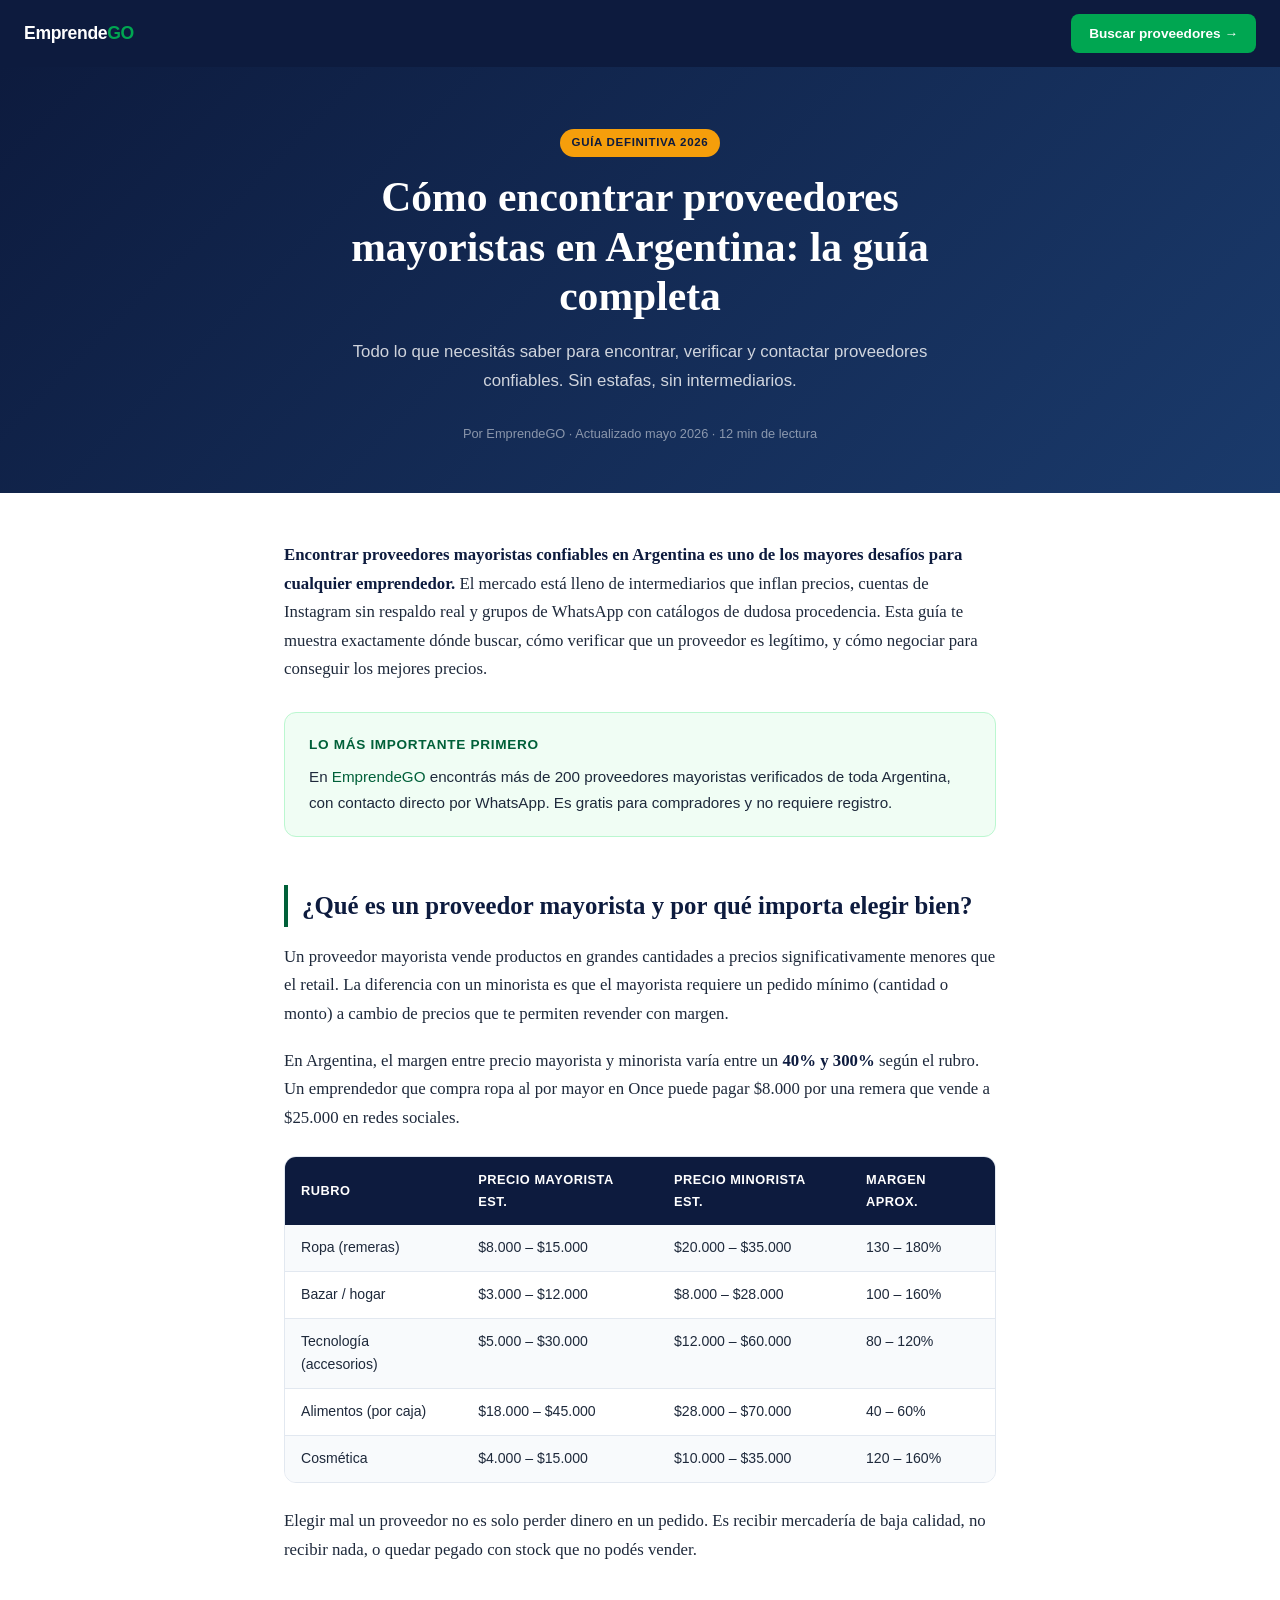
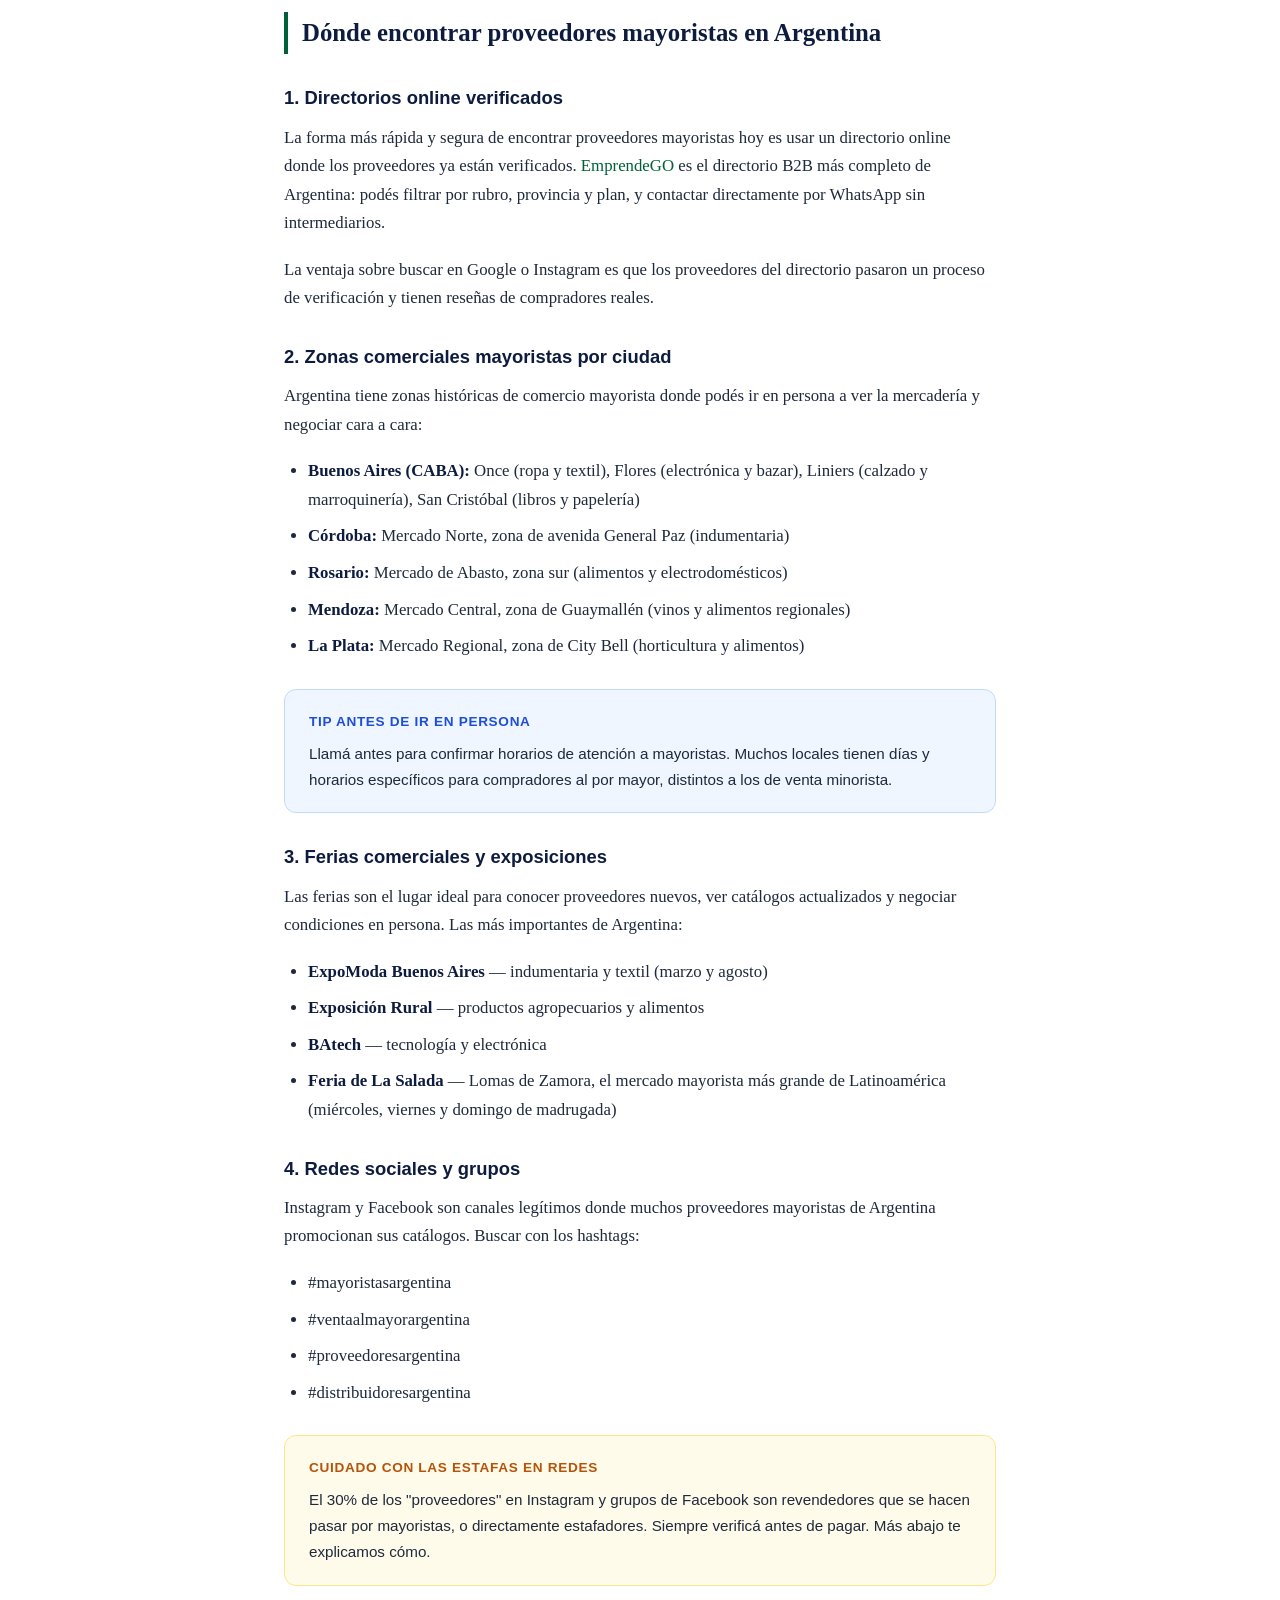
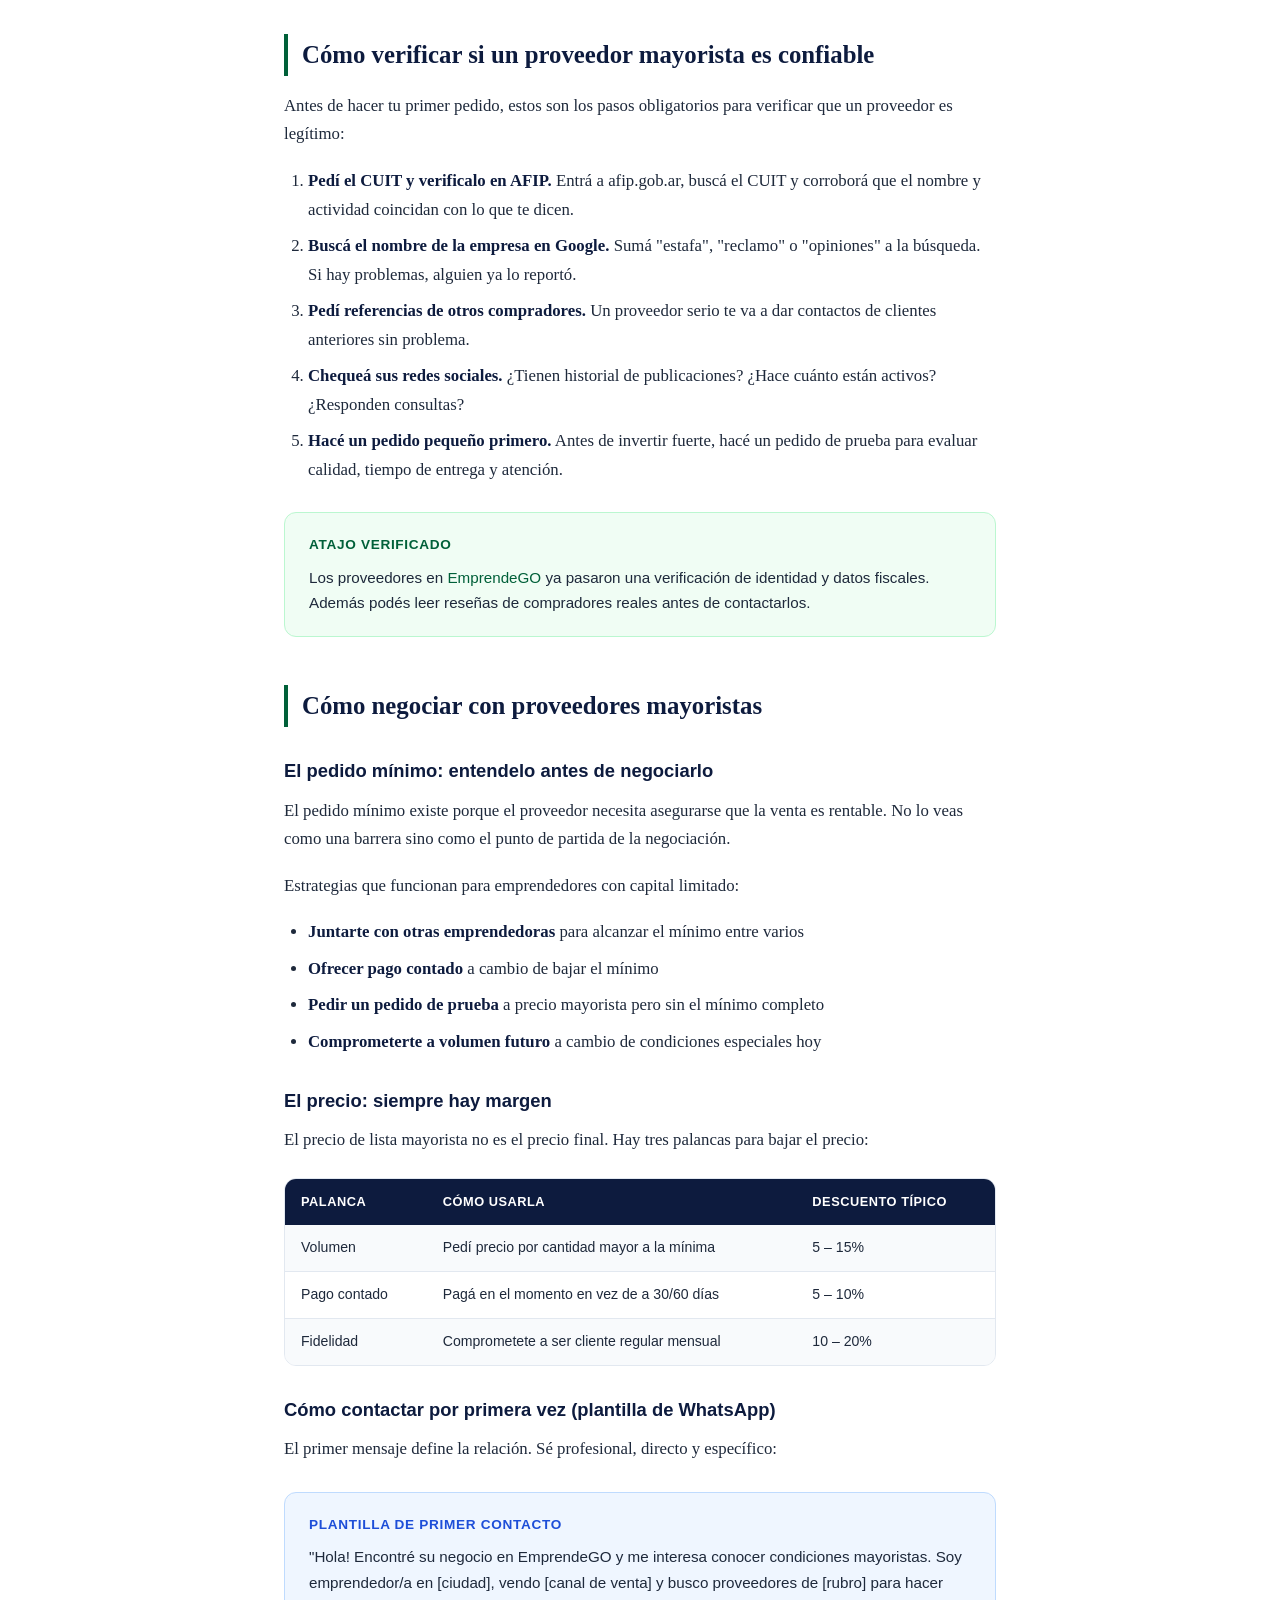
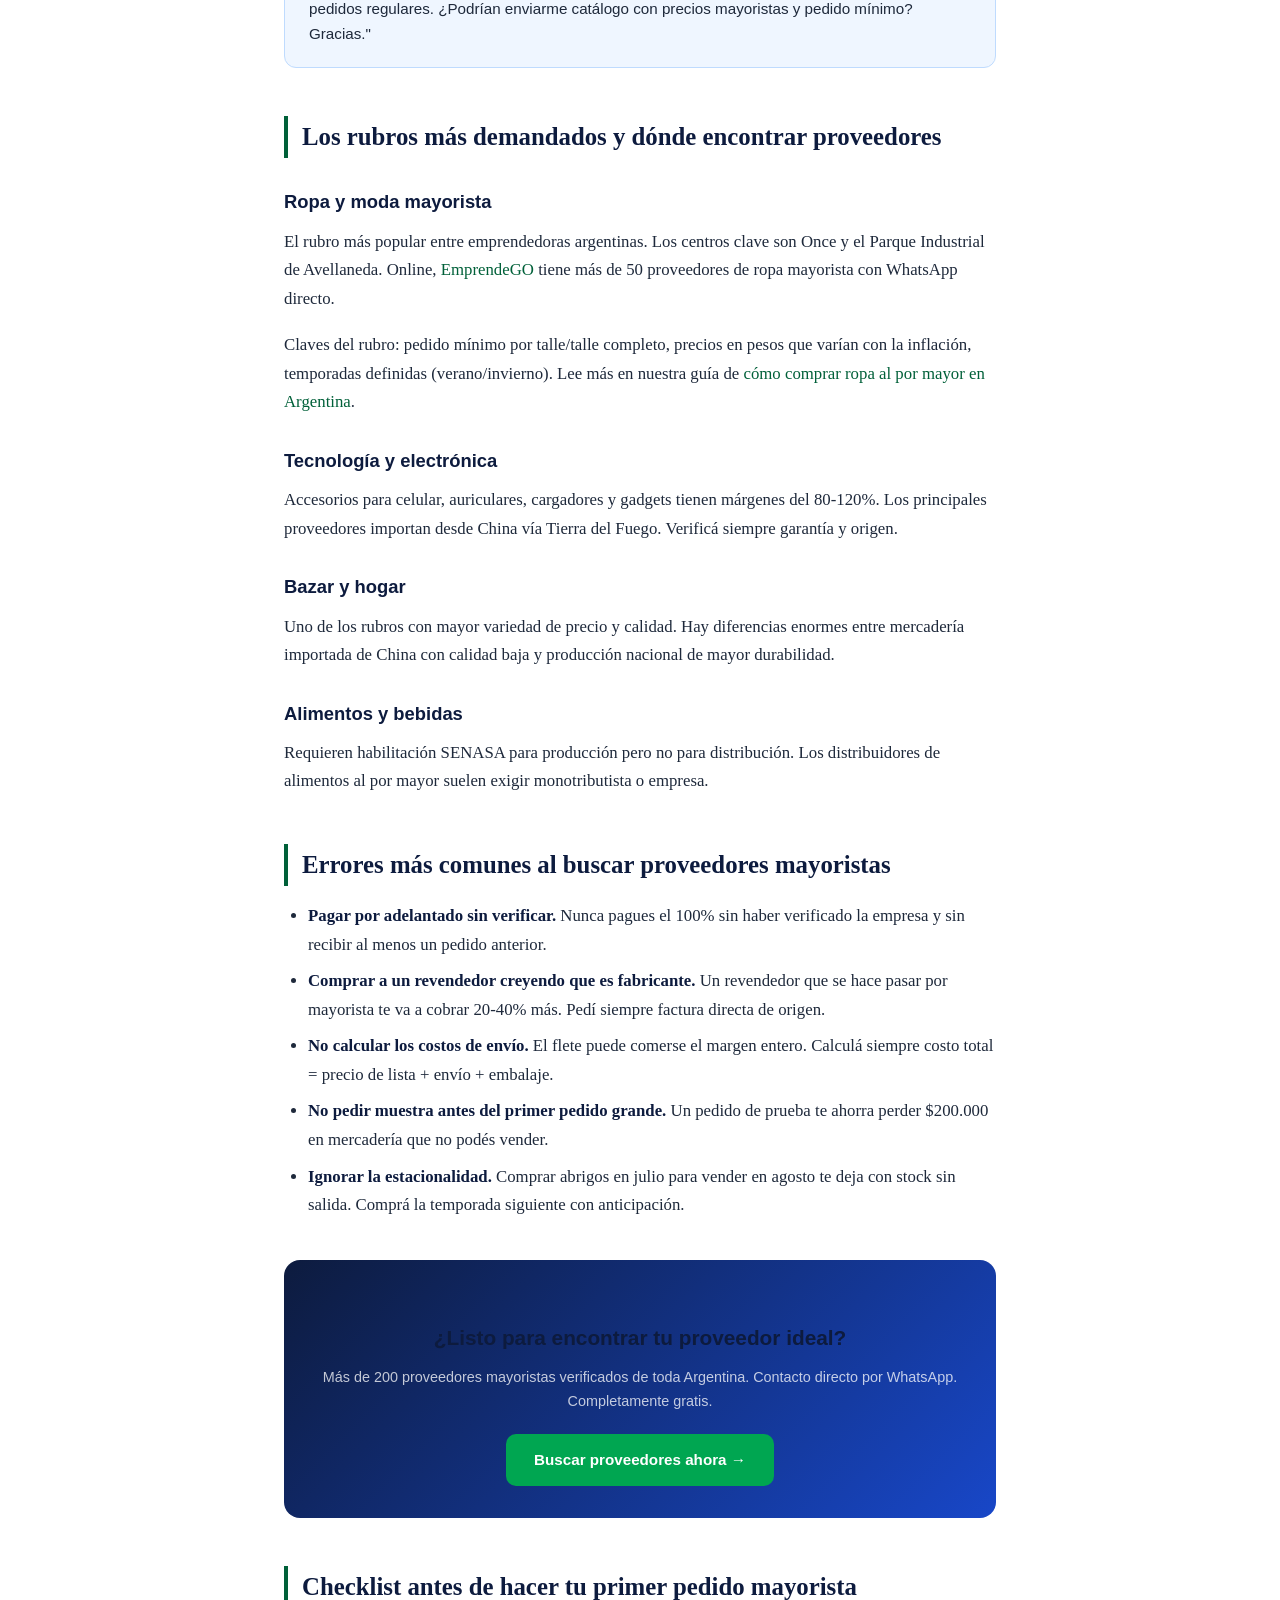
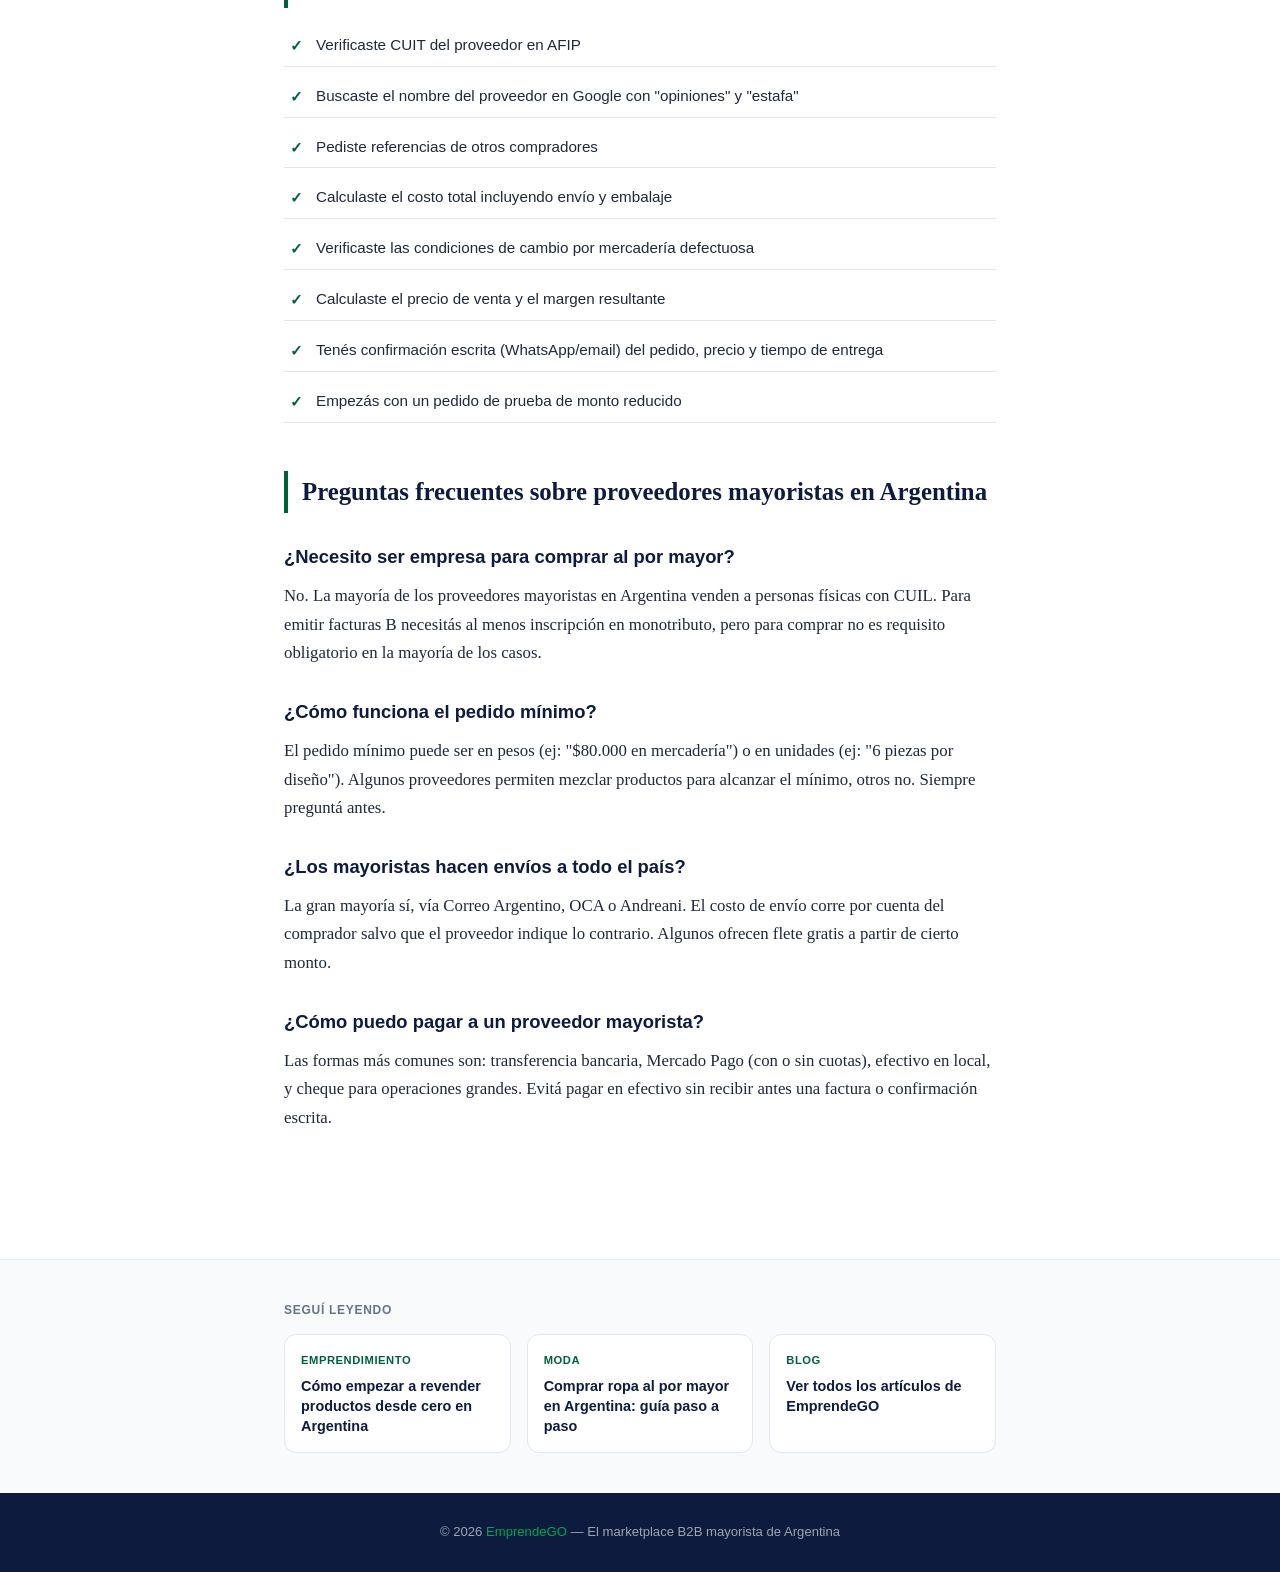
<file: blog/guia-completa-proveedores-mayoristas-argentina.html>
<!DOCTYPE html>
<html lang="es">
<head>
<meta charset="UTF-8">
<meta name="viewport" content="width=device-width, initial-scale=1.0">
<title>Guía Completa: Proveedores Mayoristas en Argentina 2026</title>
<meta name="description" content="Encontrá proveedores mayoristas verificados en Argentina. Guía paso a paso: dónde buscar, cómo verificar, cómo negociar y evitar estafas. Actualizada 2026.">
<meta name="robots" content="index, follow">
<link rel="canonical" href="https://emprendego.com.ar/blog/guia-completa-proveedores-mayoristas-argentina.html">

<meta property="og:type" content="article">
<meta property="og:title" content="Guía Completa: Proveedores Mayoristas en Argentina 2026">
<meta property="og:description" content="Todo lo que necesitás saber para encontrar, verificar y contactar proveedores mayoristas en Argentina. Con ejemplos reales y checklist descargable.">
<meta property="og:url" content="https://emprendego.com.ar/blog/guia-completa-proveedores-mayoristas-argentina.html">
<meta property="og:site_name" content="EmprendeGO">
<meta property="og:image" content="https://images.unsplash.com/photo-1556742049-0cfed4f6a45d?w=1200&q=80">
<meta property="og:locale" content="es_AR">

<!-- TWITTER CARD -->
<meta name="twitter:card" content="summary_large_image">
<meta name="twitter:title" content="Guía Completa: Proveedores Mayoristas en Argentina 2026">
<meta name="twitter:description" content="Encontrá proveedores mayoristas verificados en Argentina. Guía paso a paso: dónde buscar, cómo verificar, cómo negociar y evitar estafas. Actualizada 2026.">
<meta name="twitter:image" content="https://images.unsplash.com/photo-1556742049-0cfed4f6a45d?w=1200&q=80">

<script type="application/ld+json">
{
  "@context": "https://schema.org",
  "@type": "Article",
  "headline": "Guía Completa: Cómo Encontrar Proveedores Mayoristas en Argentina en 2026",
  "description": "Guía definitiva para emprendedores argentinos que quieren encontrar, verificar y contactar proveedores mayoristas confiables.",
  "image": "https://images.unsplash.com/photo-1556742049-0cfed4f6a45d?w=1200&q=80",
  "author": { "@type": "Organization", "name": "EmprendeGO", "url": "https://emprendego.com.ar" },
  "publisher": { "@type": "Organization", "name": "EmprendeGO", "logo": { "@type": "ImageObject", "url": "https://emprendego.com.ar/favicon.svg" } },
  "datePublished": "2026-05-04",
  "dateModified": "2026-05-04",
  "mainEntityOfPage": { "@type": "WebPage", "@id": "https://emprendego.com.ar/blog/guia-completa-proveedores-mayoristas-argentina.html" }
}
</script>

<script type="application/ld+json">
{
  "@context": "https://schema.org",
  "@type": "FAQPage",
  "mainEntity": [
    {
      "@type": "Question",
      "name": "¿Dónde encontrar proveedores mayoristas en Argentina?",
      "acceptedAnswer": { "@type": "Answer", "text": "Los mejores lugares son: directorios online como EmprendeGO, ferias comerciales como La Salada o el Centro Comercial de Palermo, zonas industriales, grupos de Facebook de mayoristas, e Instagram buscando #mayoristasargentina." }
    },
    {
      "@type": "Question",
      "name": "¿Cuál es el pedido mínimo de los mayoristas en Argentina?",
      "acceptedAnswer": { "@type": "Answer", "text": "Varía según el rubro. En ropa suele ser 6 piezas por diseño o $50.000 ARS. En tecnología puede ser 1 unidad con precio especial. Siempre preguntá antes de cotizar." }
    },
    {
      "@type": "Question",
      "name": "¿Cómo saber si un proveedor mayorista es confiable?",
      "acceptedAnswer": { "@type": "Answer", "text": "Verificá que tenga CUIT registrado, pedí referencias de otros compradores, buscá su nombre en Google y redes sociales, y preferí proveedores verificados en plataformas como EmprendeGO." }
    },
    {
      "@type": "Question",
      "name": "¿Se puede comprar al por mayor sin ser empresa en Argentina?",
      "acceptedAnswer": { "@type": "Answer", "text": "Sí. La mayoría de los proveedores mayoristas venden a personas físicas. Solo necesitás CUIL/CUIT para facturación. Algunos tienen pedido mínimo pero no exigen ser empresa." }
    }
  ]
}
</script>

<style>
  *, *::before, *::after { box-sizing: border-box; margin: 0; padding: 0; }
  :root {
    --green: #006039;
    --green-light: #00A651;
    --dark: #0D1B3E;
    --text: #1e293b;
    --muted: #64748b;
    --bg: #f8fafc;
    --white: #fff;
    --border: #e2e8f0;
    --yellow: #F59E0B;
  }
  body { font-family: 'Georgia', serif; color: var(--text); background: var(--white); line-height: 1.7; font-size: 1.05rem; }
  a { color: var(--green); text-decoration: none; }
  a:hover { text-decoration: underline; }

  /* NAV */
  .site-nav { background: var(--dark); padding: 14px 24px; display: flex; align-items: center; justify-content: space-between; position: sticky; top: 0; z-index: 100; }
  .site-nav .logo { font-family: 'Arial Black', sans-serif; font-weight: 900; color: white; font-size: 1.1rem; letter-spacing: -.02em; }
  .site-nav .logo span { color: var(--green-light); }
  .site-nav .cta-nav { background: var(--green-light); color: white; padding: 8px 18px; border-radius: 8px; font-size: .85rem; font-weight: 700; font-family: Arial, sans-serif; }
  .site-nav .cta-nav:hover { text-decoration: none; opacity: .9; }

  /* HERO */
  .hero { background: linear-gradient(135deg, var(--dark) 0%, #1a3a6b 100%); color: white; padding: 60px 24px 48px; text-align: center; }
  .hero .badge { display: inline-block; background: var(--yellow); color: var(--dark); font-size: .72rem; font-weight: 800; padding: 4px 12px; border-radius: 20px; font-family: Arial, sans-serif; margin-bottom: 16px; letter-spacing: .06em; text-transform: uppercase; }
  .hero h1 { font-size: clamp(1.6rem, 4vw, 2.6rem); font-weight: 900; line-height: 1.2; max-width: 720px; margin: 0 auto 16px; }
  .hero .lead { font-size: 1.05rem; color: rgba(255,255,255,.8); max-width: 580px; margin: 0 auto 28px; font-family: Arial, sans-serif; }
  .hero .meta { font-size: .8rem; color: rgba(255,255,255,.5); font-family: Arial, sans-serif; }

  /* LAYOUT */
  .container { max-width: 760px; margin: 0 auto; padding: 0 24px; }
  .article-body { padding: 48px 0; }
  .article-body h2 { font-size: 1.55rem; color: var(--dark); margin: 48px 0 16px; font-weight: 800; border-left: 4px solid var(--green); padding-left: 14px; }
  .article-body h3 { font-size: 1.15rem; color: var(--dark); margin: 28px 0 10px; font-weight: 700; font-family: Arial, sans-serif; }
  .article-body p { margin-bottom: 18px; }
  .article-body ul, .article-body ol { margin: 12px 0 20px 24px; }
  .article-body li { margin-bottom: 8px; }
  .article-body strong { color: var(--dark); }

  /* CALLOUT */
  .callout { background: #f0fdf4; border: 1.5px solid #bbf7d0; border-radius: 12px; padding: 20px 24px; margin: 28px 0; font-family: Arial, sans-serif; }
  .callout.warn { background: #fffbeb; border-color: #fde68a; }
  .callout.info { background: #eff6ff; border-color: #bfdbfe; }
  .callout .callout-title { font-weight: 800; font-size: .85rem; text-transform: uppercase; letter-spacing: .05em; color: var(--green); margin-bottom: 8px; }
  .callout.warn .callout-title { color: #b45309; }
  .callout.info .callout-title { color: #1d4ed8; }
  .callout p { margin: 0; font-size: .95rem; }

  /* TABLE */
  .table-wrap { overflow-x: auto; margin: 24px 0; border-radius: 12px; border: 1.5px solid var(--border); }
  table { width: 100%; border-collapse: collapse; font-family: Arial, sans-serif; font-size: .88rem; }
  th { background: var(--dark); color: white; padding: 12px 16px; text-align: left; font-size: .8rem; text-transform: uppercase; letter-spacing: .04em; }
  td { padding: 11px 16px; border-bottom: 1px solid var(--border); vertical-align: top; }
  tr:last-child td { border-bottom: none; }
  tr:nth-child(even) td { background: var(--bg); }

  /* CTA BOX */
  .cta-box { background: linear-gradient(135deg, var(--dark), #1847C8); border-radius: 16px; padding: 32px; text-align: center; margin: 40px 0; color: white; font-family: Arial, sans-serif; }
  .cta-box h3 { font-size: 1.3rem; margin-bottom: 10px; }
  .cta-box p { font-size: .9rem; color: rgba(255,255,255,.75); margin-bottom: 20px; }
  .cta-box a { display: inline-block; background: var(--green-light); color: white; padding: 13px 28px; border-radius: 10px; font-weight: 800; font-size: .95rem; }
  .cta-box a:hover { text-decoration: none; opacity: .9; }

  /* CHECKLIST */
  .checklist { list-style: none; margin-left: 0 !important; }
  .checklist li { padding: 8px 0 8px 32px; position: relative; border-bottom: 1px solid var(--border); font-family: Arial, sans-serif; font-size: .95rem; }
  .checklist li::before { content: "✓"; position: absolute; left: 6px; top: 9px; color: var(--green); font-weight: 900; }

  /* BLOG NAV */
  .blog-nav { background: var(--bg); border-top: 1px solid var(--border); padding: 40px 24px; margin-top: 60px; font-family: Arial, sans-serif; }
  .blog-nav .label { font-size: .75rem; text-transform: uppercase; letter-spacing: .06em; color: var(--muted); font-weight: 700; margin-bottom: 14px; }
  .blog-nav .posts-grid { display: grid; grid-template-columns: repeat(auto-fit, minmax(220px, 1fr)); gap: 16px; max-width: 760px; margin: 0 auto; }
  .blog-nav .post-card { background: var(--white); border: 1.5px solid var(--border); border-radius: 12px; padding: 16px; }
  .blog-nav .post-card .tag { font-size: .7rem; font-weight: 800; color: var(--green); text-transform: uppercase; letter-spacing: .05em; margin-bottom: 6px; }
  .blog-nav .post-card h4 { font-size: .9rem; color: var(--dark); line-height: 1.4; margin-bottom: 0; }

  /* FOOTER */
  footer { background: var(--dark); color: rgba(255,255,255,.6); text-align: center; padding: 28px 24px; font-family: Arial, sans-serif; font-size: .82rem; }
  footer a { color: var(--green-light); }

  @media (max-width: 600px) {
    .hero { padding: 40px 16px 32px; }
    .article-body h2 { font-size: 1.3rem; }
  }
</style>
</head>
<body>

<nav class="site-nav">
  <a href="https://emprendego.com.ar" class="logo">Emprende<span>GO</span></a>
  <a href="https://emprendego.com.ar" class="cta-nav">Buscar proveedores →</a>
</nav>

<div class="hero">
  <span class="badge">Guía definitiva 2026</span>
  <h1>Cómo encontrar proveedores mayoristas en Argentina: la guía completa</h1>
  <p class="lead">Todo lo que necesitás saber para encontrar, verificar y contactar proveedores confiables. Sin estafas, sin intermediarios.</p>
  <p class="meta">Por EmprendeGO · Actualizado mayo 2026 · 12 min de lectura</p>
</div>

<div class="container">
<article class="article-body">

<p><strong>Encontrar proveedores mayoristas confiables en Argentina es uno de los mayores desafíos para cualquier emprendedor.</strong> El mercado está lleno de intermediarios que inflan precios, cuentas de Instagram sin respaldo real y grupos de WhatsApp con catálogos de dudosa procedencia. Esta guía te muestra exactamente dónde buscar, cómo verificar que un proveedor es legítimo, y cómo negociar para conseguir los mejores precios.</p>

<div class="callout">
  <div class="callout-title">Lo más importante primero</div>
  <p>En <a href="https://emprendego.com.ar">EmprendeGO</a> encontrás más de 200 proveedores mayoristas verificados de toda Argentina, con contacto directo por WhatsApp. Es gratis para compradores y no requiere registro.</p>
</div>

<h2>¿Qué es un proveedor mayorista y por qué importa elegir bien?</h2>

<p>Un proveedor mayorista vende productos en grandes cantidades a precios significativamente menores que el retail. La diferencia con un minorista es que el mayorista requiere un pedido mínimo (cantidad o monto) a cambio de precios que te permiten revender con margen.</p>

<p>En Argentina, el margen entre precio mayorista y minorista varía entre un <strong>40% y 300%</strong> según el rubro. Un emprendedor que compra ropa al por mayor en Once puede pagar $8.000 por una remera que vende a $25.000 en redes sociales.</p>

<div class="table-wrap">
<table>
  <tr><th>Rubro</th><th>Precio mayorista est.</th><th>Precio minorista est.</th><th>Margen aprox.</th></tr>
  <tr><td>Ropa (remeras)</td><td>$8.000 – $15.000</td><td>$20.000 – $35.000</td><td>130 – 180%</td></tr>
  <tr><td>Bazar / hogar</td><td>$3.000 – $12.000</td><td>$8.000 – $28.000</td><td>100 – 160%</td></tr>
  <tr><td>Tecnología (accesorios)</td><td>$5.000 – $30.000</td><td>$12.000 – $60.000</td><td>80 – 120%</td></tr>
  <tr><td>Alimentos (por caja)</td><td>$18.000 – $45.000</td><td>$28.000 – $70.000</td><td>40 – 60%</td></tr>
  <tr><td>Cosmética</td><td>$4.000 – $15.000</td><td>$10.000 – $35.000</td><td>120 – 160%</td></tr>
</table>
</div>

<p>Elegir mal un proveedor no es solo perder dinero en un pedido. Es recibir mercadería de baja calidad, no recibir nada, o quedar pegado con stock que no podés vender.</p>

<h2>Dónde encontrar proveedores mayoristas en Argentina</h2>

<h3>1. Directorios online verificados</h3>

<p>La forma más rápida y segura de encontrar proveedores mayoristas hoy es usar un directorio online donde los proveedores ya están verificados. <a href="https://emprendego.com.ar">EmprendeGO</a> es el directorio B2B más completo de Argentina: podés filtrar por rubro, provincia y plan, y contactar directamente por WhatsApp sin intermediarios.</p>

<p>La ventaja sobre buscar en Google o Instagram es que los proveedores del directorio pasaron un proceso de verificación y tienen reseñas de compradores reales.</p>

<h3>2. Zonas comerciales mayoristas por ciudad</h3>

<p>Argentina tiene zonas históricas de comercio mayorista donde podés ir en persona a ver la mercadería y negociar cara a cara:</p>

<ul>
  <li><strong>Buenos Aires (CABA):</strong> Once (ropa y textil), Flores (electrónica y bazar), Liniers (calzado y marroquinería), San Cristóbal (libros y papelería)</li>
  <li><strong>Córdoba:</strong> Mercado Norte, zona de avenida General Paz (indumentaria)</li>
  <li><strong>Rosario:</strong> Mercado de Abasto, zona sur (alimentos y electrodomésticos)</li>
  <li><strong>Mendoza:</strong> Mercado Central, zona de Guaymallén (vinos y alimentos regionales)</li>
  <li><strong>La Plata:</strong> Mercado Regional, zona de City Bell (horticultura y alimentos)</li>
</ul>

<div class="callout info">
  <div class="callout-title">Tip antes de ir en persona</div>
  <p>Llamá antes para confirmar horarios de atención a mayoristas. Muchos locales tienen días y horarios específicos para compradores al por mayor, distintos a los de venta minorista.</p>
</div>

<h3>3. Ferias comerciales y exposiciones</h3>

<p>Las ferias son el lugar ideal para conocer proveedores nuevos, ver catálogos actualizados y negociar condiciones en persona. Las más importantes de Argentina:</p>

<ul>
  <li><strong>ExpoModa Buenos Aires</strong> — indumentaria y textil (marzo y agosto)</li>
  <li><strong>Exposición Rural</strong> — productos agropecuarios y alimentos</li>
  <li><strong>BAtech</strong> — tecnología y electrónica</li>
  <li><strong>Feria de La Salada</strong> — Lomas de Zamora, el mercado mayorista más grande de Latinoamérica (miércoles, viernes y domingo de madrugada)</li>
</ul>

<h3>4. Redes sociales y grupos</h3>

<p>Instagram y Facebook son canales legítimos donde muchos proveedores mayoristas de Argentina promocionan sus catálogos. Buscar con los hashtags:</p>

<ul>
  <li>#mayoristasargentina</li>
  <li>#ventaalmayorargentina</li>
  <li>#proveedoresargentina</li>
  <li>#distribuidoresargentina</li>
</ul>

<div class="callout warn">
  <div class="callout-title">Cuidado con las estafas en redes</div>
  <p>El 30% de los "proveedores" en Instagram y grupos de Facebook son revendedores que se hacen pasar por mayoristas, o directamente estafadores. Siempre verificá antes de pagar. Más abajo te explicamos cómo.</p>
</div>

<h2>Cómo verificar si un proveedor mayorista es confiable</h2>

<p>Antes de hacer tu primer pedido, estos son los pasos obligatorios para verificar que un proveedor es legítimo:</p>

<ol>
  <li><strong>Pedí el CUIT y verificalo en AFIP.</strong> Entrá a afip.gob.ar, buscá el CUIT y corroborá que el nombre y actividad coincidan con lo que te dicen.</li>
  <li><strong>Buscá el nombre de la empresa en Google.</strong> Sumá "estafa", "reclamo" o "opiniones" a la búsqueda. Si hay problemas, alguien ya lo reportó.</li>
  <li><strong>Pedí referencias de otros compradores.</strong> Un proveedor serio te va a dar contactos de clientes anteriores sin problema.</li>
  <li><strong>Chequeá sus redes sociales.</strong> ¿Tienen historial de publicaciones? ¿Hace cuánto están activos? ¿Responden consultas?</li>
  <li><strong>Hacé un pedido pequeño primero.</strong> Antes de invertir fuerte, hacé un pedido de prueba para evaluar calidad, tiempo de entrega y atención.</li>
</ol>

<div class="callout">
  <div class="callout-title">Atajo verificado</div>
  <p>Los proveedores en <a href="https://emprendego.com.ar">EmprendeGO</a> ya pasaron una verificación de identidad y datos fiscales. Además podés leer reseñas de compradores reales antes de contactarlos.</p>
</div>

<h2>Cómo negociar con proveedores mayoristas</h2>

<h3>El pedido mínimo: entendelo antes de negociarlo</h3>

<p>El pedido mínimo existe porque el proveedor necesita asegurarse que la venta es rentable. No lo veas como una barrera sino como el punto de partida de la negociación.</p>

<p>Estrategias que funcionan para emprendedores con capital limitado:</p>

<ul>
  <li><strong>Juntarte con otras emprendedoras</strong> para alcanzar el mínimo entre varios</li>
  <li><strong>Ofrecer pago contado</strong> a cambio de bajar el mínimo</li>
  <li><strong>Pedir un pedido de prueba</strong> a precio mayorista pero sin el mínimo completo</li>
  <li><strong>Comprometerte a volumen futuro</strong> a cambio de condiciones especiales hoy</li>
</ul>

<h3>El precio: siempre hay margen</h3>

<p>El precio de lista mayorista no es el precio final. Hay tres palancas para bajar el precio:</p>

<div class="table-wrap">
<table>
  <tr><th>Palanca</th><th>Cómo usarla</th><th>Descuento típico</th></tr>
  <tr><td>Volumen</td><td>Pedí precio por cantidad mayor a la mínima</td><td>5 – 15%</td></tr>
  <tr><td>Pago contado</td><td>Pagá en el momento en vez de a 30/60 días</td><td>5 – 10%</td></tr>
  <tr><td>Fidelidad</td><td>Comprometete a ser cliente regular mensual</td><td>10 – 20%</td></tr>
</table>
</div>

<h3>Cómo contactar por primera vez (plantilla de WhatsApp)</h3>

<p>El primer mensaje define la relación. Sé profesional, directo y específico:</p>

<div class="callout info">
  <div class="callout-title">Plantilla de primer contacto</div>
  <p>"Hola! Encontré su negocio en EmprendeGO y me interesa conocer condiciones mayoristas. Soy emprendedor/a en [ciudad], vendo [canal de venta] y busco proveedores de [rubro] para hacer pedidos regulares. ¿Podrían enviarme catálogo con precios mayoristas y pedido mínimo? Gracias."</p>
</div>

<h2>Los rubros más demandados y dónde encontrar proveedores</h2>

<h3>Ropa y moda mayorista</h3>

<p>El rubro más popular entre emprendedoras argentinas. Los centros clave son Once y el Parque Industrial de Avellaneda. Online, <a href="https://emprendego.com.ar">EmprendeGO</a> tiene más de 50 proveedores de ropa mayorista con WhatsApp directo.</p>

<p>Claves del rubro: pedido mínimo por talle/talle completo, precios en pesos que varían con la inflación, temporadas definidas (verano/invierno). Lee más en nuestra guía de <a href="comprar-ropa-al-por-mayor-argentina.html">cómo comprar ropa al por mayor en Argentina</a>.</p>

<h3>Tecnología y electrónica</h3>

<p>Accesorios para celular, auriculares, cargadores y gadgets tienen márgenes del 80-120%. Los principales proveedores importan desde China vía Tierra del Fuego. Verificá siempre garantía y origen.</p>

<h3>Bazar y hogar</h3>

<p>Uno de los rubros con mayor variedad de precio y calidad. Hay diferencias enormes entre mercadería importada de China con calidad baja y producción nacional de mayor durabilidad.</p>

<h3>Alimentos y bebidas</h3>

<p>Requieren habilitación SENASA para producción pero no para distribución. Los distribuidores de alimentos al por mayor suelen exigir monotributista o empresa.</p>

<h2>Errores más comunes al buscar proveedores mayoristas</h2>

<ul>
  <li><strong>Pagar por adelantado sin verificar.</strong> Nunca pagues el 100% sin haber verificado la empresa y sin recibir al menos un pedido anterior.</li>
  <li><strong>Comprar a un revendedor creyendo que es fabricante.</strong> Un revendedor que se hace pasar por mayorista te va a cobrar 20-40% más. Pedí siempre factura directa de origen.</li>
  <li><strong>No calcular los costos de envío.</strong> El flete puede comerse el margen entero. Calculá siempre costo total = precio de lista + envío + embalaje.</li>
  <li><strong>No pedir muestra antes del primer pedido grande.</strong> Un pedido de prueba te ahorra perder $200.000 en mercadería que no podés vender.</li>
  <li><strong>Ignorar la estacionalidad.</strong> Comprar abrigos en julio para vender en agosto te deja con stock sin salida. Comprá la temporada siguiente con anticipación.</li>
</ul>

<div class="cta-box">
  <h3>¿Listo para encontrar tu proveedor ideal?</h3>
  <p>Más de 200 proveedores mayoristas verificados de toda Argentina. Contacto directo por WhatsApp. Completamente gratis.</p>
  <a href="https://emprendego.com.ar">Buscar proveedores ahora →</a>
</div>

<h2>Checklist antes de hacer tu primer pedido mayorista</h2>

<ul class="checklist">
  <li>Verificaste CUIT del proveedor en AFIP</li>
  <li>Buscaste el nombre del proveedor en Google con "opiniones" y "estafa"</li>
  <li>Pediste referencias de otros compradores</li>
  <li>Calculaste el costo total incluyendo envío y embalaje</li>
  <li>Verificaste las condiciones de cambio por mercadería defectuosa</li>
  <li>Calculaste el precio de venta y el margen resultante</li>
  <li>Tenés confirmación escrita (WhatsApp/email) del pedido, precio y tiempo de entrega</li>
  <li>Empezás con un pedido de prueba de monto reducido</li>
</ul>

<h2>Preguntas frecuentes sobre proveedores mayoristas en Argentina</h2>

<h3>¿Necesito ser empresa para comprar al por mayor?</h3>
<p>No. La mayoría de los proveedores mayoristas en Argentina venden a personas físicas con CUIL. Para emitir facturas B necesitás al menos inscripción en monotributo, pero para comprar no es requisito obligatorio en la mayoría de los casos.</p>

<h3>¿Cómo funciona el pedido mínimo?</h3>
<p>El pedido mínimo puede ser en pesos (ej: "$80.000 en mercadería") o en unidades (ej: "6 piezas por diseño"). Algunos proveedores permiten mezclar productos para alcanzar el mínimo, otros no. Siempre preguntá antes.</p>

<h3>¿Los mayoristas hacen envíos a todo el país?</h3>
<p>La gran mayoría sí, vía Correo Argentino, OCA o Andreani. El costo de envío corre por cuenta del comprador salvo que el proveedor indique lo contrario. Algunos ofrecen flete gratis a partir de cierto monto.</p>

<h3>¿Cómo puedo pagar a un proveedor mayorista?</h3>
<p>Las formas más comunes son: transferencia bancaria, Mercado Pago (con o sin cuotas), efectivo en local, y cheque para operaciones grandes. Evitá pagar en efectivo sin recibir antes una factura o confirmación escrita.</p>

</article>
</div>

<div class="blog-nav">
  <div class="container">
    <p class="label">Seguí leyendo</p>
    <div class="posts-grid">
      <a href="como-empezar-a-revender-productos-argentina.html" class="post-card" style="display:block;color:inherit">
        <div class="tag">Emprendimiento</div>
        <h4>Cómo empezar a revender productos desde cero en Argentina</h4>
      </a>
      <a href="comprar-ropa-al-por-mayor-argentina.html" class="post-card" style="display:block;color:inherit">
        <div class="tag">Moda</div>
        <h4>Comprar ropa al por mayor en Argentina: guía paso a paso</h4>
      </a>
      <a href="index.html" class="post-card" style="display:block;color:inherit">
        <div class="tag">Blog</div>
        <h4>Ver todos los artículos de EmprendeGO</h4>
      </a>
    </div>
  </div>
</div>

<footer>
  <p>© 2026 <a href="https://emprendego.com.ar">EmprendeGO</a> — El marketplace B2B mayorista de Argentina</p>
</footer>

</body>
</html>
</file>
